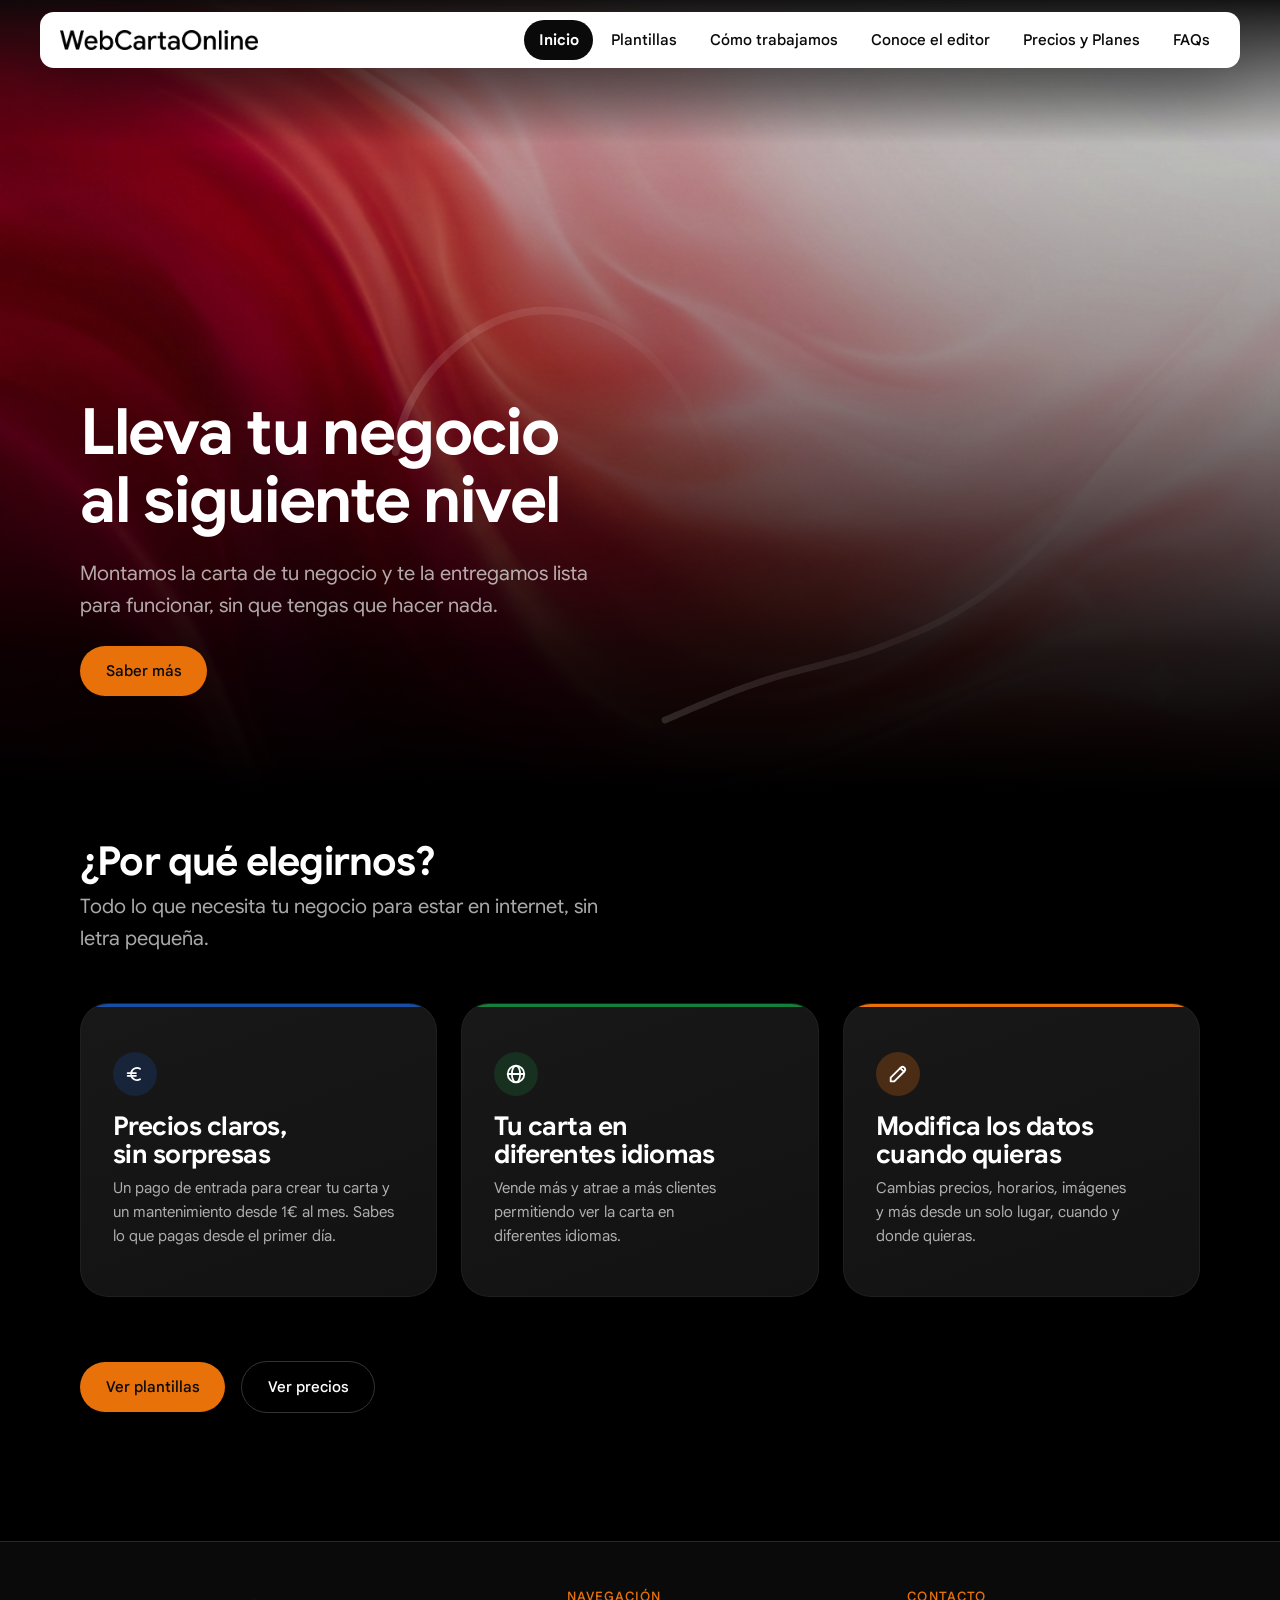
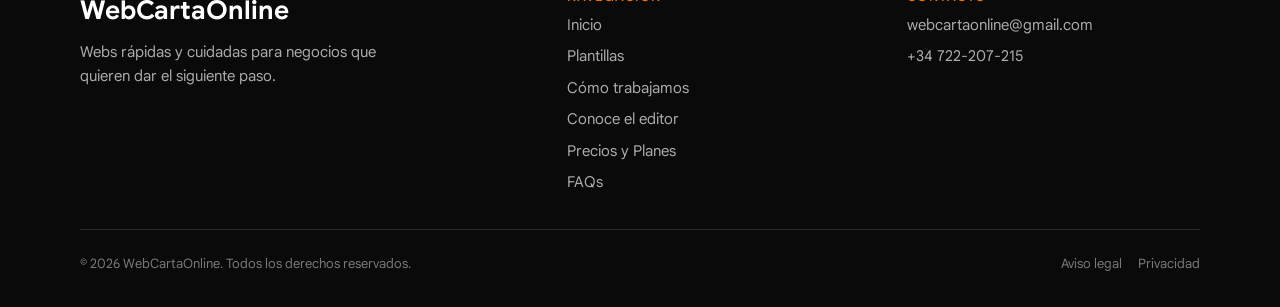
<file: index.html>
<!DOCTYPE html>
<html lang="es">

<head>
    <meta charset="UTF-8">
    <script src="js/redireccion.js?v=2026-11-02"></script>
    <meta name="viewport" content="width=device-width, initial-scale=1.0">

    <title>WebCartaOnline</title>
    <meta name="description" content="Lleva tu negocio al siguiente nivel creando una carta accesible en cualquier momento.">
    <meta name="theme-color" content="#0a0a0a">

    <!-- Favicon: .ico para compatibilidad amplia, .png para pantallas de alta densidad -->
    <link rel="icon" href="Recursos/img/Logo/favicon.ico?v=2026-11-02" sizes="32x32">
    <link rel="icon" href="Recursos/img/Logo/favicon.png?v=2026-11-02" type="image/png">
    <link rel="apple-touch-icon" href="Recursos/img/Logo/favicon.png?v=2026-11-02">

    <!-- Google Sans servida desde el propio dominio (sin peticiones a Google) -->
    <link rel="preload" href="Recursos/fonts/GoogleSans-Variable.woff2" as="font" type="font/woff2" crossorigin>

    <link rel="stylesheet" href="index.css?v=2026-11-02">

    <!-- Guardián de la animación de entrada: marca el documento antes de pintar
         para que no haya parpadeo. Si el navegador no soporta IntersectionObserver
         o se pide reducir el movimiento, no se marca y todo se ve desde el inicio. -->
    <script>
        if ("IntersectionObserver" in window &&
            !window.matchMedia("(prefers-reduced-motion: reduce)").matches) {
            document.documentElement.classList.add("js-reveal");
        }
    </script>

    <!-- Componentes compartidos (cabecera y pie). Van SIN defer para que las
         etiquetas <wco-header> y <wco-footer> se pinten junto con la página. -->
    <script src="js/components/site-data.js?v=2026-11-02"></script>
    <script src="js/components/atoms.js?v=2026-11-02"></script>
    <script src="js/components/molecules.js?v=2026-11-02"></script>
    <script src="js/components/organisms.js?v=2026-11-02"></script>

    <script src="js/navbar.js?v=2026-11-02" defer></script>
    <script src="js/reveal.js?v=2026-11-02" defer></script>
    <script src="js/background-lines.js?v=2026-11-02" defer></script>
    <script src="js/card-glow.js?v=2026-11-02" defer></script>
</head>

<body>

    <!-- Cabecera: skip-link + navbar + ventana de navegación móvil (js/components/organisms.js) -->
    <wco-header current="index.html"></wco-header>

    <main id="contenido">

        <!-- ===== Portada ============================================== -->
        <section class="hero">
            <img class="hero__media" src="Recursos/img/PortadaRecortada.png" alt="" fetchpriority="high">
            <div class="hero__veil"></div>

            <div class="hero__content container" data-reveal>
                <h1 class="hero__title">Lleva tu negocio al siguiente nivel</h1>
                <p class="hero__subtitle">
                    Montamos la carta de tu negocio y te la entregamos lista para funcionar, sin que tengas que hacer nada.
                </p>

                <a class="button button--primary" href="#por-que-elegirnos">Saber más</a>
            </div>
        </section>


<!--============= Ya confían en nosotros ===============================-->
<!--
        <section class="section" id="confian" aria-labelledby="confian-titulo">
            <div class="container section__header" data-reveal>
                <h2 class="section__title" id="confian-titulo">Ya confían en nosotros</h2>
                <p class="section__subtitle">
                    Negocios que ya trabajan con su carta hecha por nosotros.
                </p>
            </div>

            <div class="marquee">
                <div class="marquee__viewport scroller">
                    <ul class="marquee__track">
                        <li class="marquee__item">
                            <a class="marquee__card" href="https://webcartaonline.github.io/FusionCafe/"
                                target="_blank" rel="noopener noreferrer"
                                aria-label="Ver la carta de Fusión Café (se abre en una pestaña nueva)">
                                <img class="marquee__media" src="Recursos/img/FusionCafe/FusionCafeCartel.png"
                                    alt="Fusión Café" loading="lazy">
                            </a>
                        </li>
                        <li class="marquee__item">
                            <a class="marquee__card" href="https://webcartaonline.github.io/ElParkeLoungeBar/index.html"
                                target="_blank" rel="noopener noreferrer"
                                aria-label="Ver la carta de El Parke Lounge Bar (se abre en una pestaña nueva)">
                                <img class="marquee__media"
                                    src="Recursos/img/ParkeLoungueBar/cartelElParkeLoungeBar.png"
                                    alt="El Parke Lounge Bar" loading="lazy">
                            </a>
                        </li>
                        <li class="marquee__item">
                            <div class="marquee__card marquee__card--invite">FALTAS TÚ</div>
                        </li>
                    </ul>
                </div>
            </div>
        </section>
-->

        <!-- ===== Por qué elegirnos ==================================== -->
        <section class="section section--tight" id="por-que-elegirnos" aria-labelledby="elegirnos-titulo">
            <div class="container">
                <div class="section__header" data-reveal>
                    <h2 class="section__title" id="elegirnos-titulo">¿Por qué elegirnos?</h2>
                    <p class="section__subtitle">
                        Todo lo que necesita tu negocio para estar en internet, sin letra pequeña.
                    </p>
                </div>

                <div class="features">

                    <article class="feature feature--blue" data-reveal>
                        <span class="feature__icon">
                            <svg viewBox="0 0 24 24" fill="none" stroke="currentColor" stroke-width="2"
                                stroke-linecap="round" stroke-linejoin="round" aria-hidden="true" focusable="false">
                                <path d="M17.5 6.2A6.5 6.5 0 0 0 7.8 11" />
                                <path d="M7.8 13a6.5 6.5 0 0 0 9.7 4.8" />
                                <path d="M4 11h9" />
                                <path d="M4 14h9" />
                            </svg>
                        </span>
                        <h3 class="feature__title">Precios claros, sin sorpresas</h3>
                        <p class="feature__text">
                            Un pago de entrada para crear tu carta y un mantenimiento desde 1€ al mes.
                            Sabes lo que pagas desde el primer día.
                        </p>
                    </article>

                    <article class="feature feature--green" data-reveal>
                        <span class="feature__icon">
                            <svg viewBox="0 0 24 24" fill="none" stroke="currentColor" stroke-width="2"
                                stroke-linecap="round" stroke-linejoin="round" aria-hidden="true" focusable="false">
                                <circle cx="12" cy="12" r="9" />
                                <path d="M3 12h18" />
                                <ellipse cx="12" cy="12" rx="4.5" ry="9" />
                            </svg>
                        </span>
                        <h3 class="feature__title">Tu carta en diferentes idiomas</h3>
                        <p class="feature__text">
                            Vende más y atrae a más clientes permitiendo ver la carta en diferentes idiomas.
                        </p>
                    </article>

                    <article class="feature feature--orange" data-reveal>
                        <span class="feature__icon">
                            <svg viewBox="0 0 24 24" fill="none" stroke="currentColor" stroke-width="2"
                                stroke-linecap="round" stroke-linejoin="round" aria-hidden="true" focusable="false">
                                <path d="M4 20h4L19 9a2.83 2.83 0 0 0-4-4L4 16v4Z" />
                                <path d="m14.5 5.5 4 4" />
                            </svg>
                        </span>
                        <h3 class="feature__title">Modifica los datos cuando quieras</h3>
                        <p class="feature__text">
                            Cambias precios, horarios, imágenes y más desde un solo lugar, cuando y donde quieras.
                        </p>
                    </article>

                </div>

                <div class="button-row" data-reveal>
                    <a class="button button--primary" href="plantillas.html">Ver plantillas</a>
                    <a class="button button--ghost" href="precios.html">Ver precios</a>
                </div>
            </div>
        </section>

    </main>

    <!-- Pie (js/components/organisms.js) -->
    <wco-footer></wco-footer>

</body>

</html>
</file>
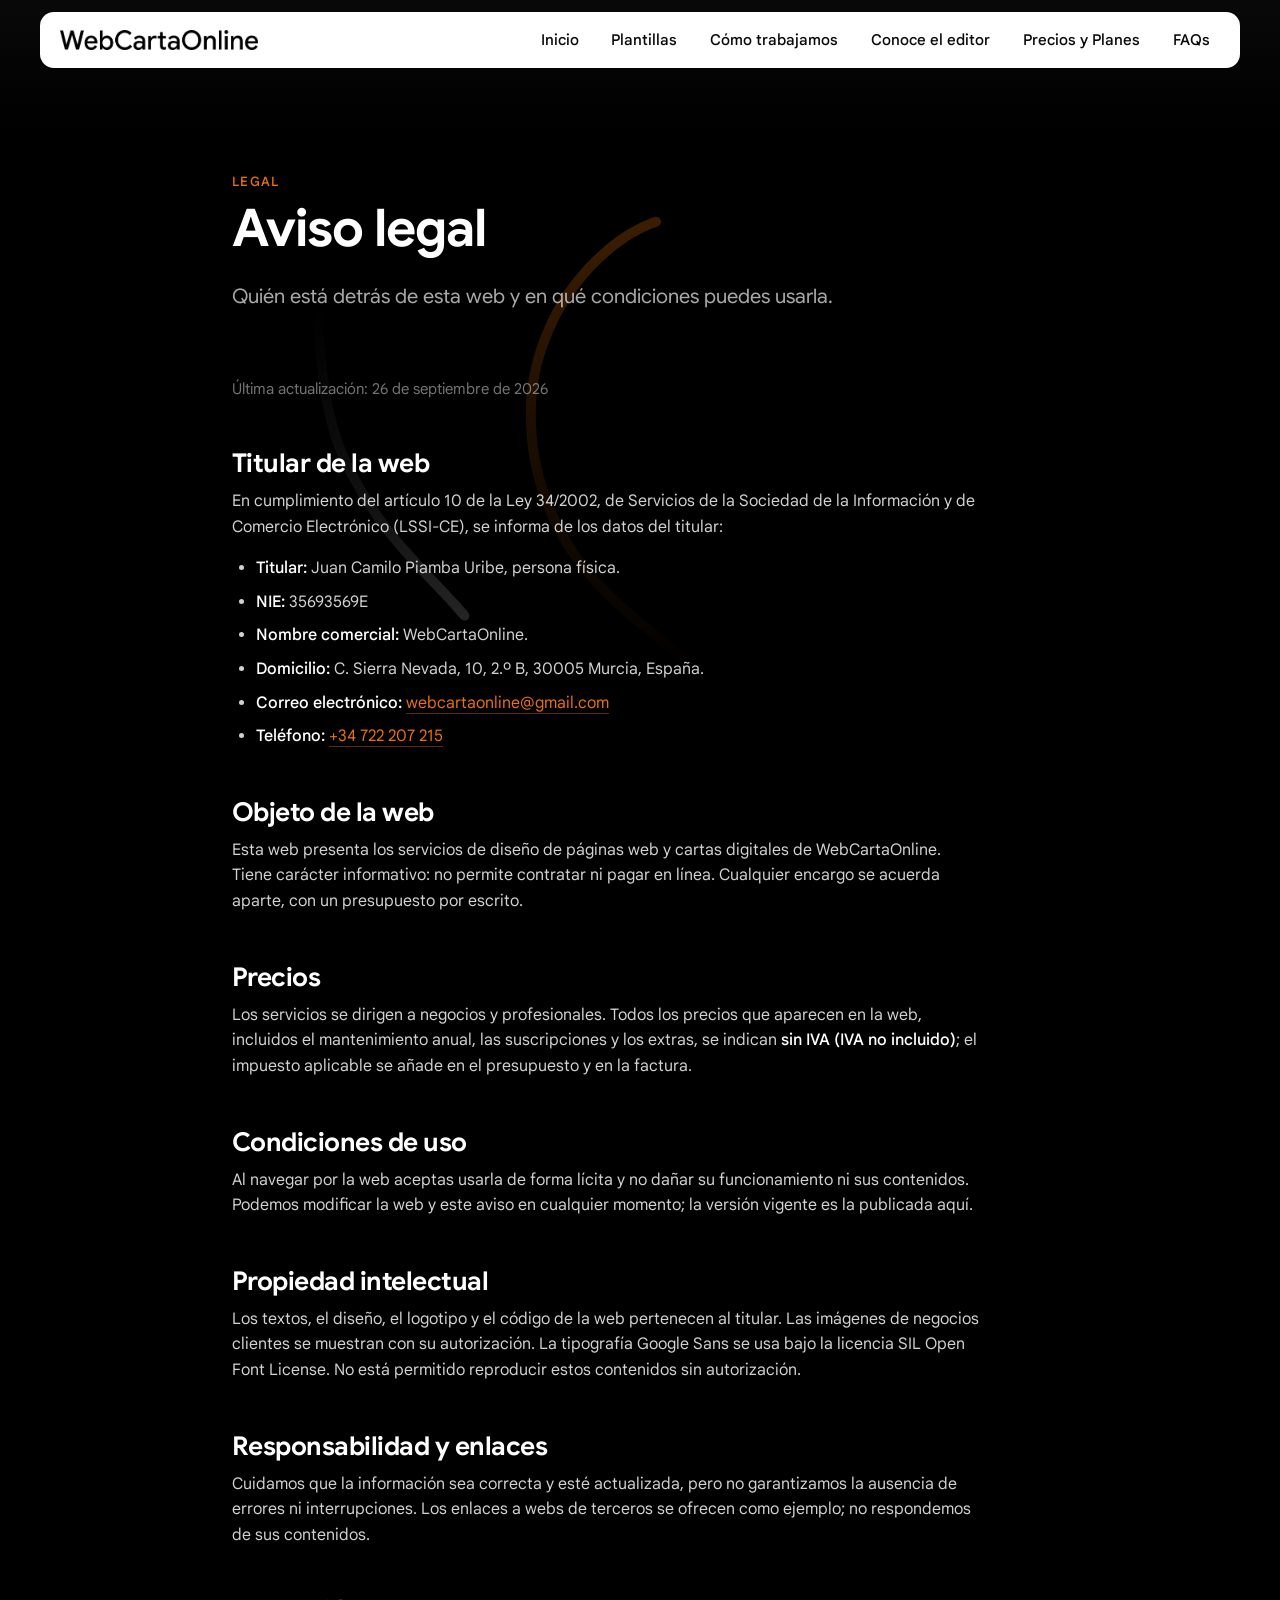
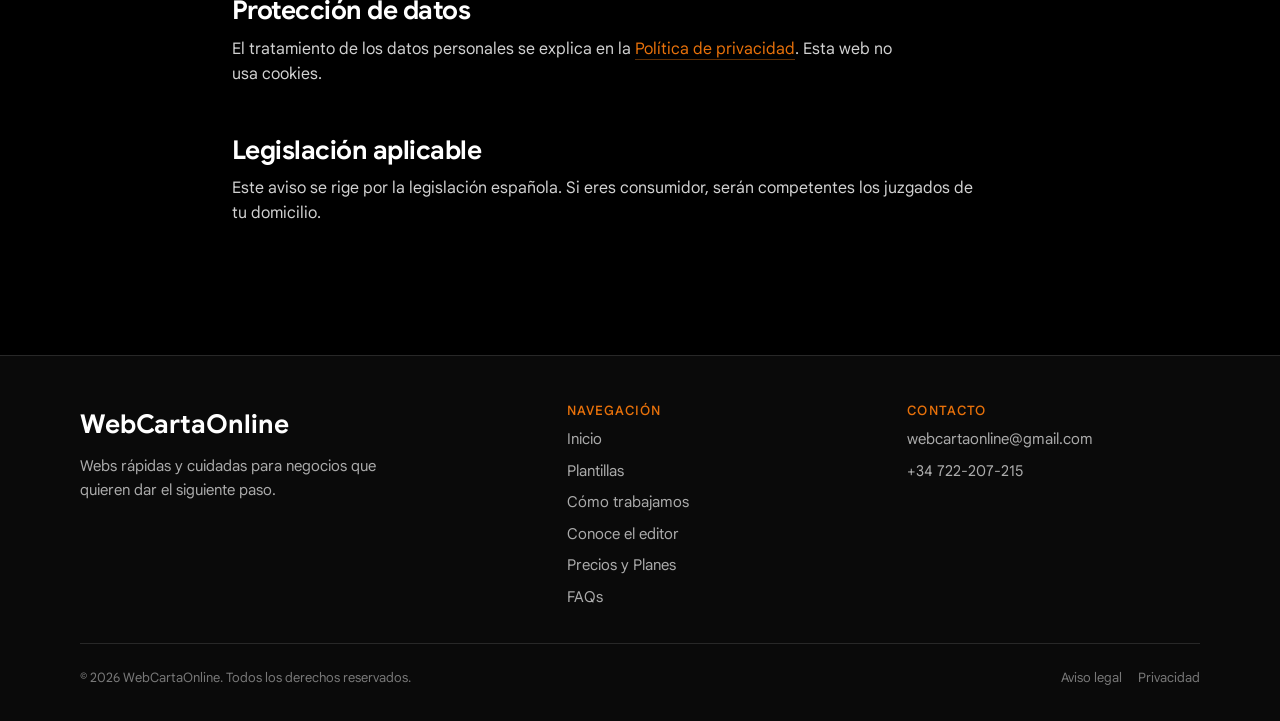
<file: aviso-legal.html>
<!DOCTYPE html>
<html lang="es">

<head>
    <meta charset="UTF-8">
    <script src="js/redireccion.js?v=2026-11-02"></script>
    <meta name="viewport" content="width=device-width, initial-scale=1.0">

    <title>Aviso legal — WebCartaOnline</title>
    <meta name="description" content="Datos del titular de WebCartaOnline y condiciones de uso de la web.">
    <meta name="theme-color" content="#0a0a0a">

    <!-- Favicon: .ico para compatibilidad amplia, .png para pantallas de alta densidad -->
    <link rel="icon" href="Recursos/img/Logo/favicon.ico?v=2026-11-02" sizes="32x32">
    <link rel="icon" href="Recursos/img/Logo/favicon.png?v=2026-11-02" type="image/png">
    <link rel="apple-touch-icon" href="Recursos/img/Logo/favicon.png?v=2026-11-02">

    <!-- Google Sans servida desde el propio dominio (sin peticiones a Google) -->
    <link rel="preload" href="Recursos/fonts/GoogleSans-Variable.woff2" as="font" type="font/woff2" crossorigin>

    <link rel="stylesheet" href="index.css?v=2026-11-02">

    <!-- Guardián de la animación de entrada: marca el documento antes de pintar
         para que no haya parpadeo. Si el navegador no soporta IntersectionObserver
         o se pide reducir el movimiento, no se marca y todo se ve desde el inicio. -->
    <script>
        if ("IntersectionObserver" in window &&
            !window.matchMedia("(prefers-reduced-motion: reduce)").matches) {
            document.documentElement.classList.add("js-reveal");
        }
    </script>

    <!-- Componentes compartidos (cabecera y pie). Van SIN defer para que las
         etiquetas <wco-header> y <wco-footer> se pinten junto con la página. -->
    <script src="js/components/site-data.js?v=2026-11-02"></script>
    <script src="js/components/atoms.js?v=2026-11-02"></script>
    <script src="js/components/molecules.js?v=2026-11-02"></script>
    <script src="js/components/organisms.js?v=2026-11-02"></script>

    <script src="js/navbar.js?v=2026-11-02" defer></script>
    <script src="js/reveal.js?v=2026-11-02" defer></script>
    <script src="js/background-lines.js?v=2026-11-02" defer></script>
    <script src="js/card-glow.js?v=2026-11-02" defer></script>
</head>

<body>

    <!-- Cabecera: skip-link + navbar + ventana de navegación móvil (js/components/organisms.js) -->
    <wco-header current="aviso-legal.html"></wco-header>

    <main id="contenido">

        <section class="section section--below-nav" aria-labelledby="aviso-titulo">
            <div class="container container--narrow">

                <div class="page-header">
                    <p class="page-header__eyebrow">Legal</p>
                    <h1 class="page-header__title" id="aviso-titulo">Aviso legal</h1>
                    <p class="page-header__lead">
                        Quién está detrás de esta web y en qué condiciones puedes usarla.
                    </p>
                </div>

                <div class="legal">
                    <p class="legal__updated">Última actualización: 26 de septiembre de 2026</p>

                    <h2>Titular de la web</h2>
                    <p>En cumplimiento del artículo 10 de la Ley 34/2002, de Servicios de la Sociedad de la Información y de Comercio Electrónico (LSSI-CE), se informa de los datos del titular:</p>
                    <ul>
                        <li><strong>Titular:</strong> Juan Camilo Piamba Uribe, persona física.</li>
                        <li><strong>NIE:</strong> 35693569E</li>
                        <li><strong>Nombre comercial:</strong> WebCartaOnline.</li>
                        <li><strong>Domicilio:</strong> C. Sierra Nevada, 10, 2.º B, 30005 Murcia, España.</li>
                        <li><strong>Correo electrónico:</strong> <a href="mailto:webcartaonline@gmail.com">webcartaonline@gmail.com</a></li>
                        <li><strong>Teléfono:</strong> <a href="tel:+34722207215">+34 722 207 215</a></li>
                    </ul>

                    <h2>Objeto de la web</h2>
                    <p>Esta web presenta los servicios de diseño de páginas web y cartas digitales de WebCartaOnline. Tiene carácter informativo: no permite contratar ni pagar en línea. Cualquier encargo se acuerda aparte, con un presupuesto por escrito.</p>

                    <h2>Precios</h2>
                    <p>Los servicios se dirigen a negocios y profesionales. Todos los precios que aparecen en la web, incluidos el mantenimiento anual, las suscripciones y los extras, se indican <strong>sin IVA (IVA no incluido)</strong>; el impuesto aplicable se añade en el presupuesto y en la factura.</p>

                    <h2>Condiciones de uso</h2>
                    <p>Al navegar por la web aceptas usarla de forma lícita y no dañar su funcionamiento ni sus contenidos. Podemos modificar la web y este aviso en cualquier momento; la versión vigente es la publicada aquí.</p>

                    <h2>Propiedad intelectual</h2>
                    <p>Los textos, el diseño, el logotipo y el código de la web pertenecen al titular. Las imágenes de negocios clientes se muestran con su autorización. La tipografía Google Sans se usa bajo la licencia SIL Open Font License. No está permitido reproducir estos contenidos sin autorización.</p>

                    <h2>Responsabilidad y enlaces</h2>
                    <p>Cuidamos que la información sea correcta y esté actualizada, pero no garantizamos la ausencia de errores ni interrupciones. Los enlaces a webs de terceros se ofrecen como ejemplo; no respondemos de sus contenidos.</p>

                    <h2>Protección de datos</h2>
                    <p>El tratamiento de los datos personales se explica en la <a href="privacidad.html">Política de privacidad</a>. Esta web no usa cookies.</p>

                    <h2>Legislación aplicable</h2>
                    <p>Este aviso se rige por la legislación española. Si eres consumidor, serán competentes los juzgados de tu domicilio.</p>
                </div>

            </div>
        </section>

    </main>

    <!-- Pie (js/components/organisms.js) -->
    <wco-footer></wco-footer>

</body>

</html>
</file>
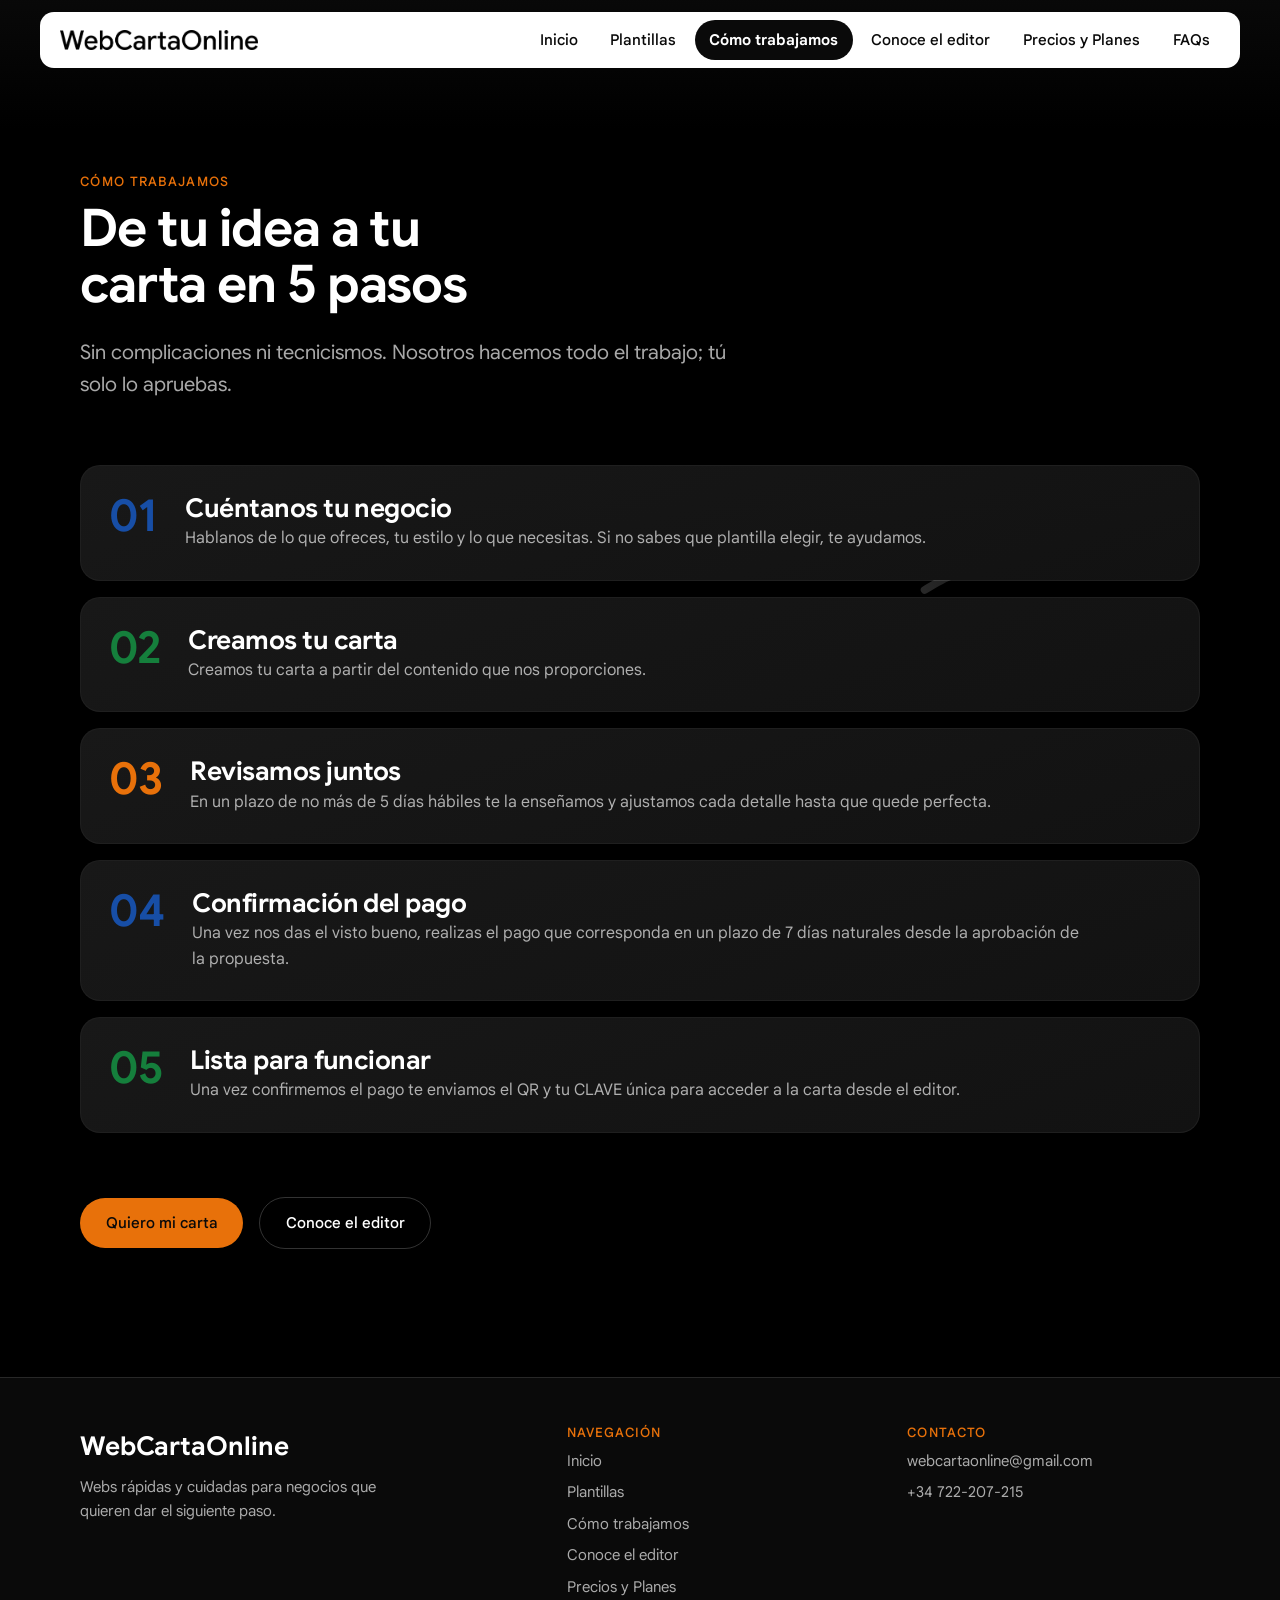
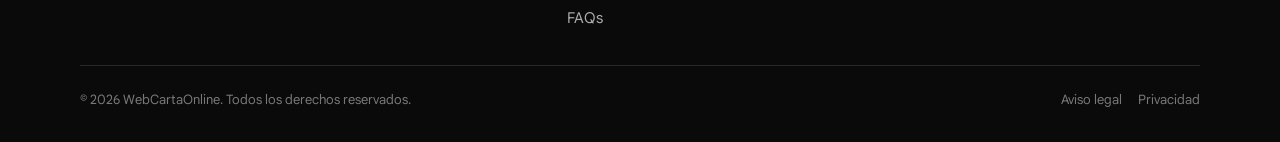
<file: como-trabajamos.html>
<!DOCTYPE html>
<html lang="es">

<head>
    <meta charset="UTF-8">
    <script src="js/redireccion.js?v=2026-11-02"></script>
    <meta name="viewport" content="width=device-width, initial-scale=1.0">

    <title>Cómo trabajamos — WebCartaOnline</title>
    <meta name="description" content="De tu idea a tu web en 5 pasos. Sin complicaciones ni tecnicismos: nosotros hacemos el trabajo y tú solo lo apruebas.">
    <meta name="theme-color" content="#0a0a0a">

    <!-- Favicon: .ico para compatibilidad amplia, .png para pantallas de alta densidad -->
    <link rel="icon" href="Recursos/img/Logo/favicon.ico?v=2026-11-02" sizes="32x32">
    <link rel="icon" href="Recursos/img/Logo/favicon.png?v=2026-11-02" type="image/png">
    <link rel="apple-touch-icon" href="Recursos/img/Logo/favicon.png?v=2026-11-02">

    <!-- Google Sans servida desde el propio dominio (sin peticiones a Google) -->
    <link rel="preload" href="Recursos/fonts/GoogleSans-Variable.woff2" as="font" type="font/woff2" crossorigin>

    <link rel="stylesheet" href="index.css?v=2026-11-02">

    <!-- Guardián de la animación de entrada: marca el documento antes de pintar
         para que no haya parpadeo. Si el navegador no soporta IntersectionObserver
         o se pide reducir el movimiento, no se marca y todo se ve desde el inicio. -->
    <script>
        if ("IntersectionObserver" in window &&
            !window.matchMedia("(prefers-reduced-motion: reduce)").matches) {
            document.documentElement.classList.add("js-reveal");
        }
    </script>

    <!-- Componentes compartidos (cabecera y pie). Van SIN defer para que las
         etiquetas <wco-header> y <wco-footer> se pinten junto con la página. -->
    <script src="js/components/site-data.js?v=2026-11-02"></script>
    <script src="js/components/atoms.js?v=2026-11-02"></script>
    <script src="js/components/molecules.js?v=2026-11-02"></script>
    <script src="js/components/organisms.js?v=2026-11-02"></script>

    <script src="js/navbar.js?v=2026-11-02" defer></script>
    <script src="js/reveal.js?v=2026-11-02" defer></script>
    <script src="js/background-lines.js?v=2026-11-02" defer></script>
    <script src="js/card-glow.js?v=2026-11-02" defer></script>
</head>

<body>

    <!-- Cabecera: skip-link + navbar + ventana de navegación móvil (js/components/organisms.js) -->
    <wco-header current="como-trabajamos.html"></wco-header>

    <main id="contenido">

        <section class="section section--below-nav" aria-labelledby="proceso-titulo">
            <div class="container">

                <div class="page-header" data-reveal>
                    <p class="page-header__eyebrow">Cómo trabajamos</p>
                    <h1 class="page-header__title" id="proceso-titulo">De tu idea a tu carta en 5 pasos</h1>
                    <p class="page-header__lead">
                        Sin complicaciones ni tecnicismos. Nosotros hacemos todo el trabajo; tú solo lo apruebas.
                    </p>
                </div>

                <ol class="steps">

                    <li class="step step--blue" data-reveal>
                        <span class="step__number" aria-hidden="true">01</span>
                        <div>
                            <h2 class="step__title">Cuéntanos tu negocio</h2>
                            <p class="step__text">
                                Hablanos de lo que ofreces, tu estilo y lo que necesitas. Si no sabes que plantilla elegir, te ayudamos.
                            </p>
                        </div>
                    </li>

                    <li class="step step--green" data-reveal>
                        <span class="step__number" aria-hidden="true">02</span>
                        <div>
                            <h2 class="step__title">Creamos tu carta</h2>
                            <p class="step__text">
                                Creamos tu carta a partir del contenido que nos proporciones.
                            </p>
                        </div>
                    </li>

                    <li class="step step--orange" data-reveal>
                        <span class="step__number" aria-hidden="true">03</span>
                        <div>
                            <h2 class="step__title">Revisamos juntos</h2>
                            <p class="step__text">
                                En un plazo de no más de 5 días hábiles te la enseñamos y ajustamos cada detalle hasta que quede perfecta.
                            </p>
                        </div>
                    </li>

                    <li class="step step--blue" data-reveal>
                        <span class="step__number" aria-hidden="true">04</span>
                        <div>
                            <h2 class="step__title">Confirmación del pago</h2>
                            <p class="step__text">
                                Una vez nos das el visto bueno, realizas el pago que corresponda en un plazo de 7 días naturales desde la aprobación de la propuesta.
                            </p>
                        </div>
                    </li>

                    <li class="step step--green" data-reveal>
                        <span class="step__number" aria-hidden="true">05</span>
                        <div>
                            <h2 class="step__title">Lista para funcionar</h2>
                            <p class="step__text">
                                Una vez confirmemos el pago te enviamos el QR y tu CLAVE única para acceder a la carta desde el editor.
                            </p>
                        </div>
                    </li>

                </ol>

                <div class="button-row" data-reveal>
                    <a class="button button--primary" href="precios.html">Quiero mi carta</a>
                    <a class="button button--ghost" href="conoce-el-editor.html">Conoce el editor</a>
                </div>

            </div>
        </section>

    </main>

    <!-- Pie (js/components/organisms.js) -->
    <wco-footer></wco-footer>

</body>

</html>
</file>
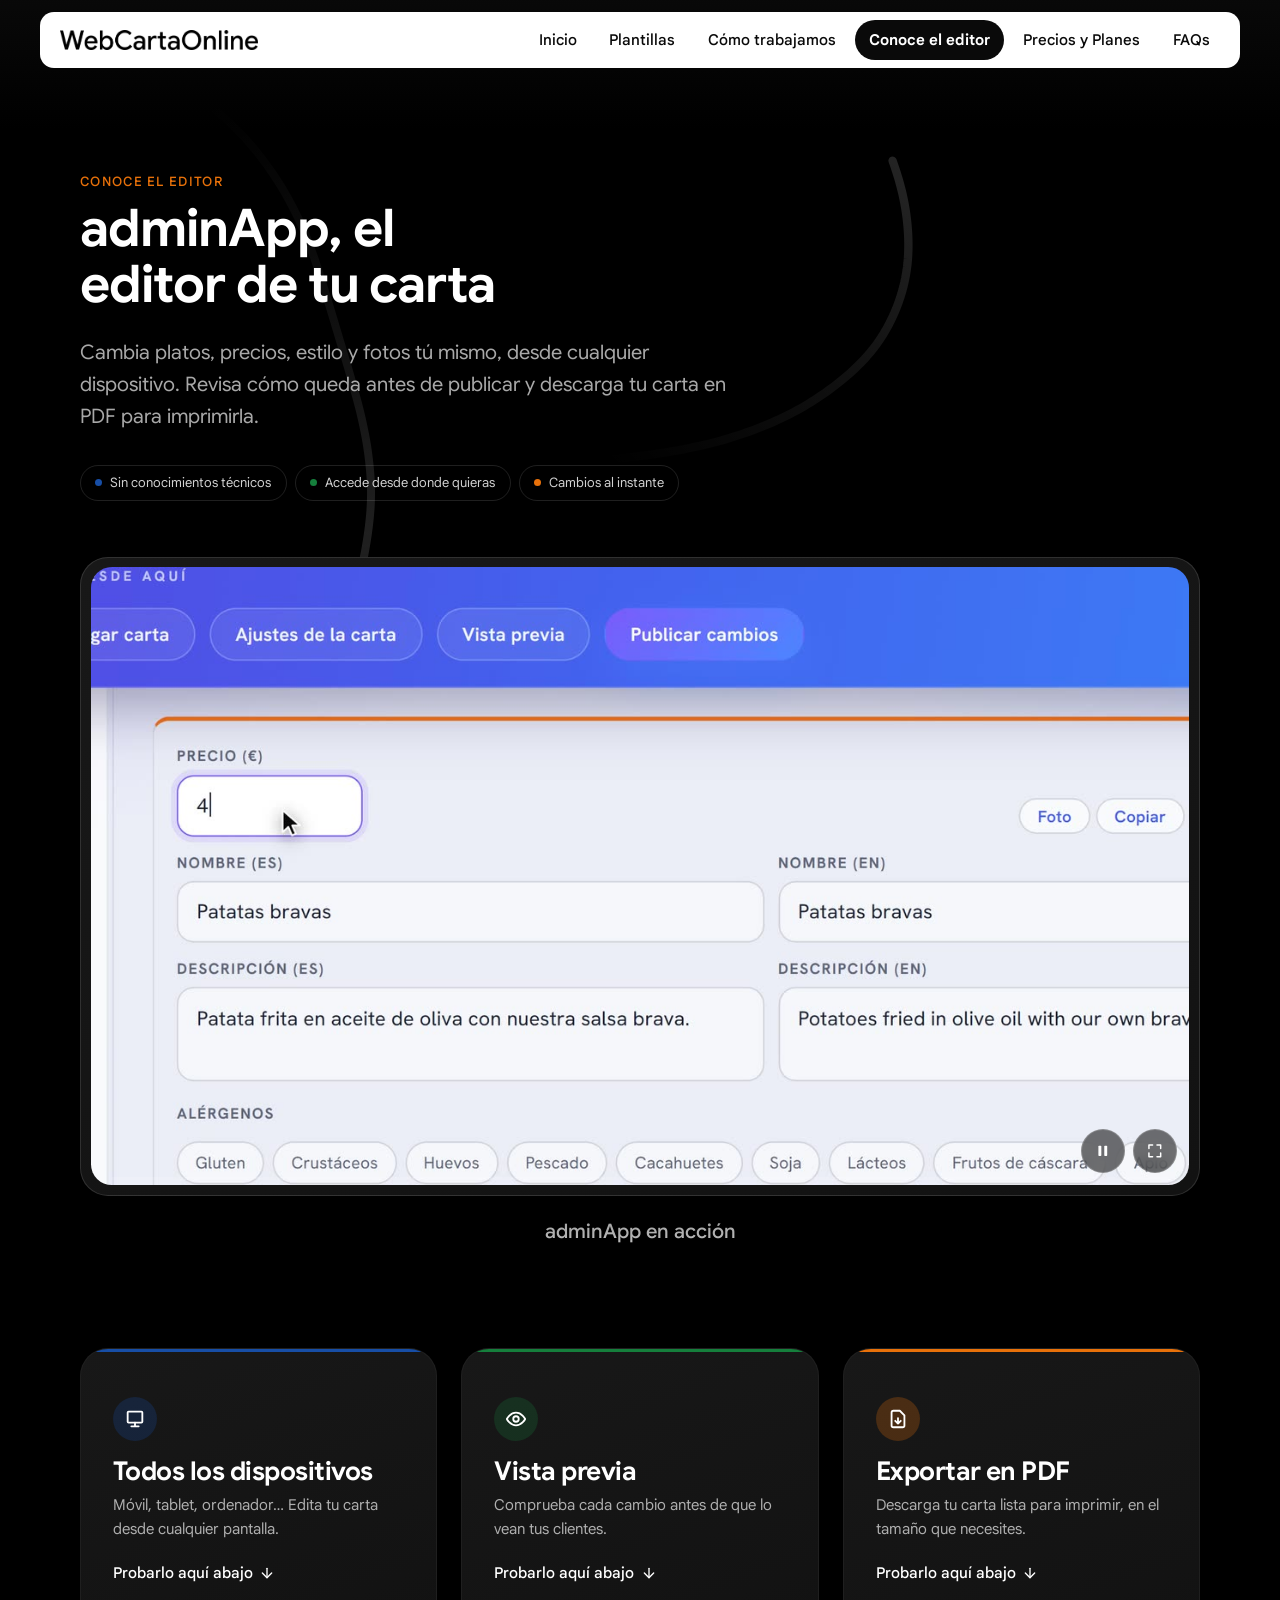
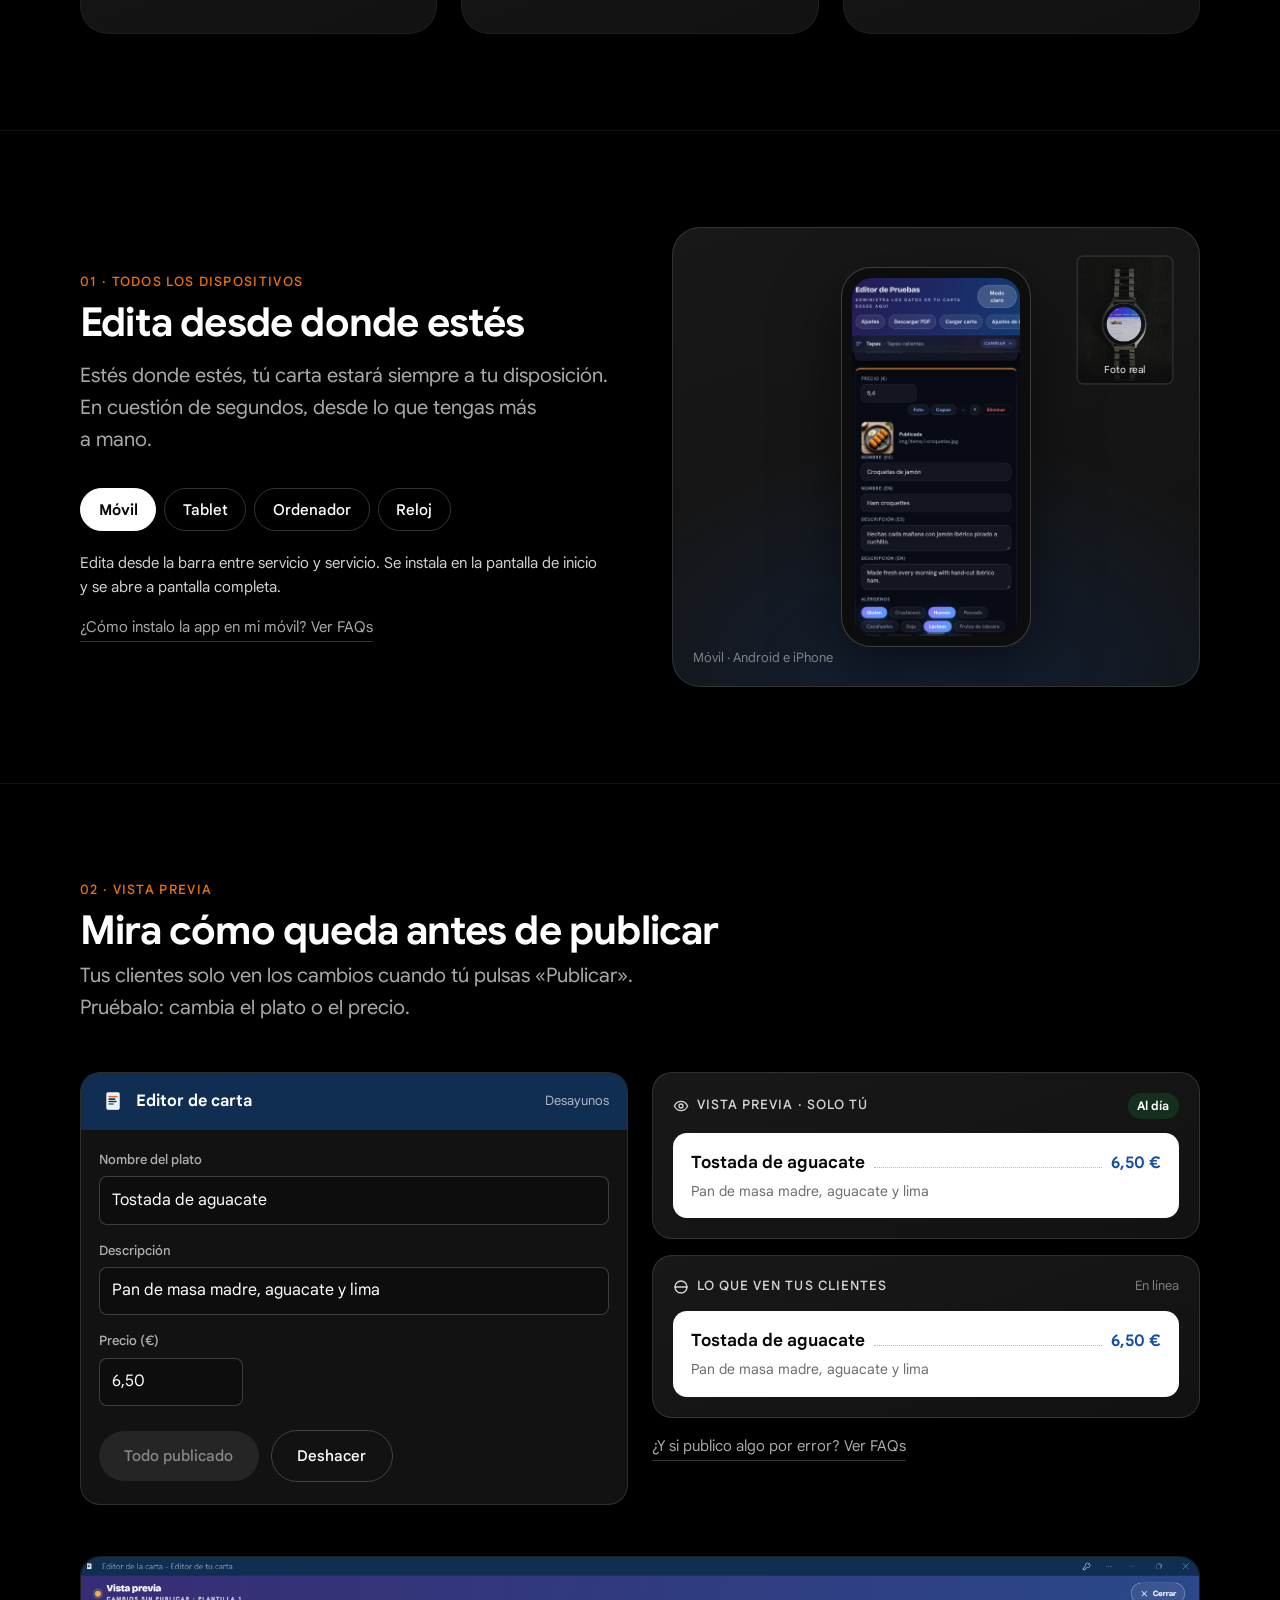
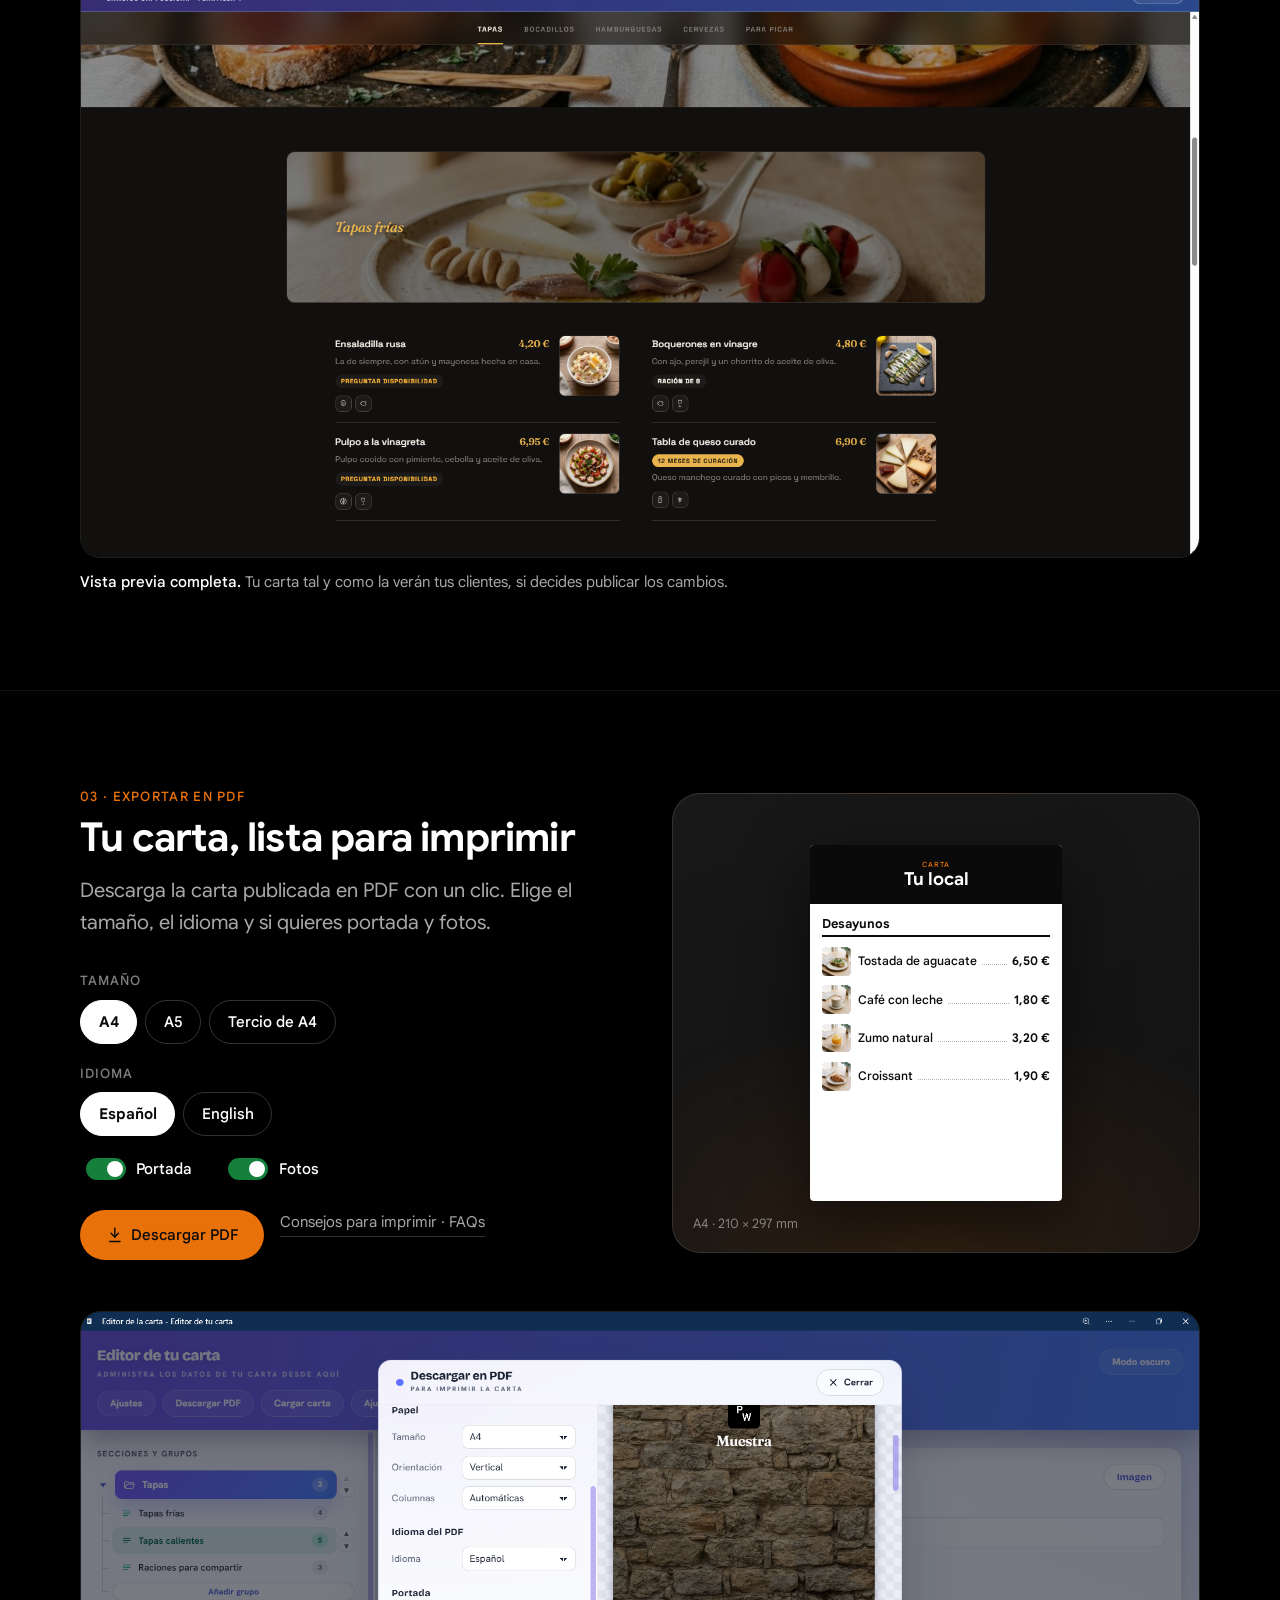
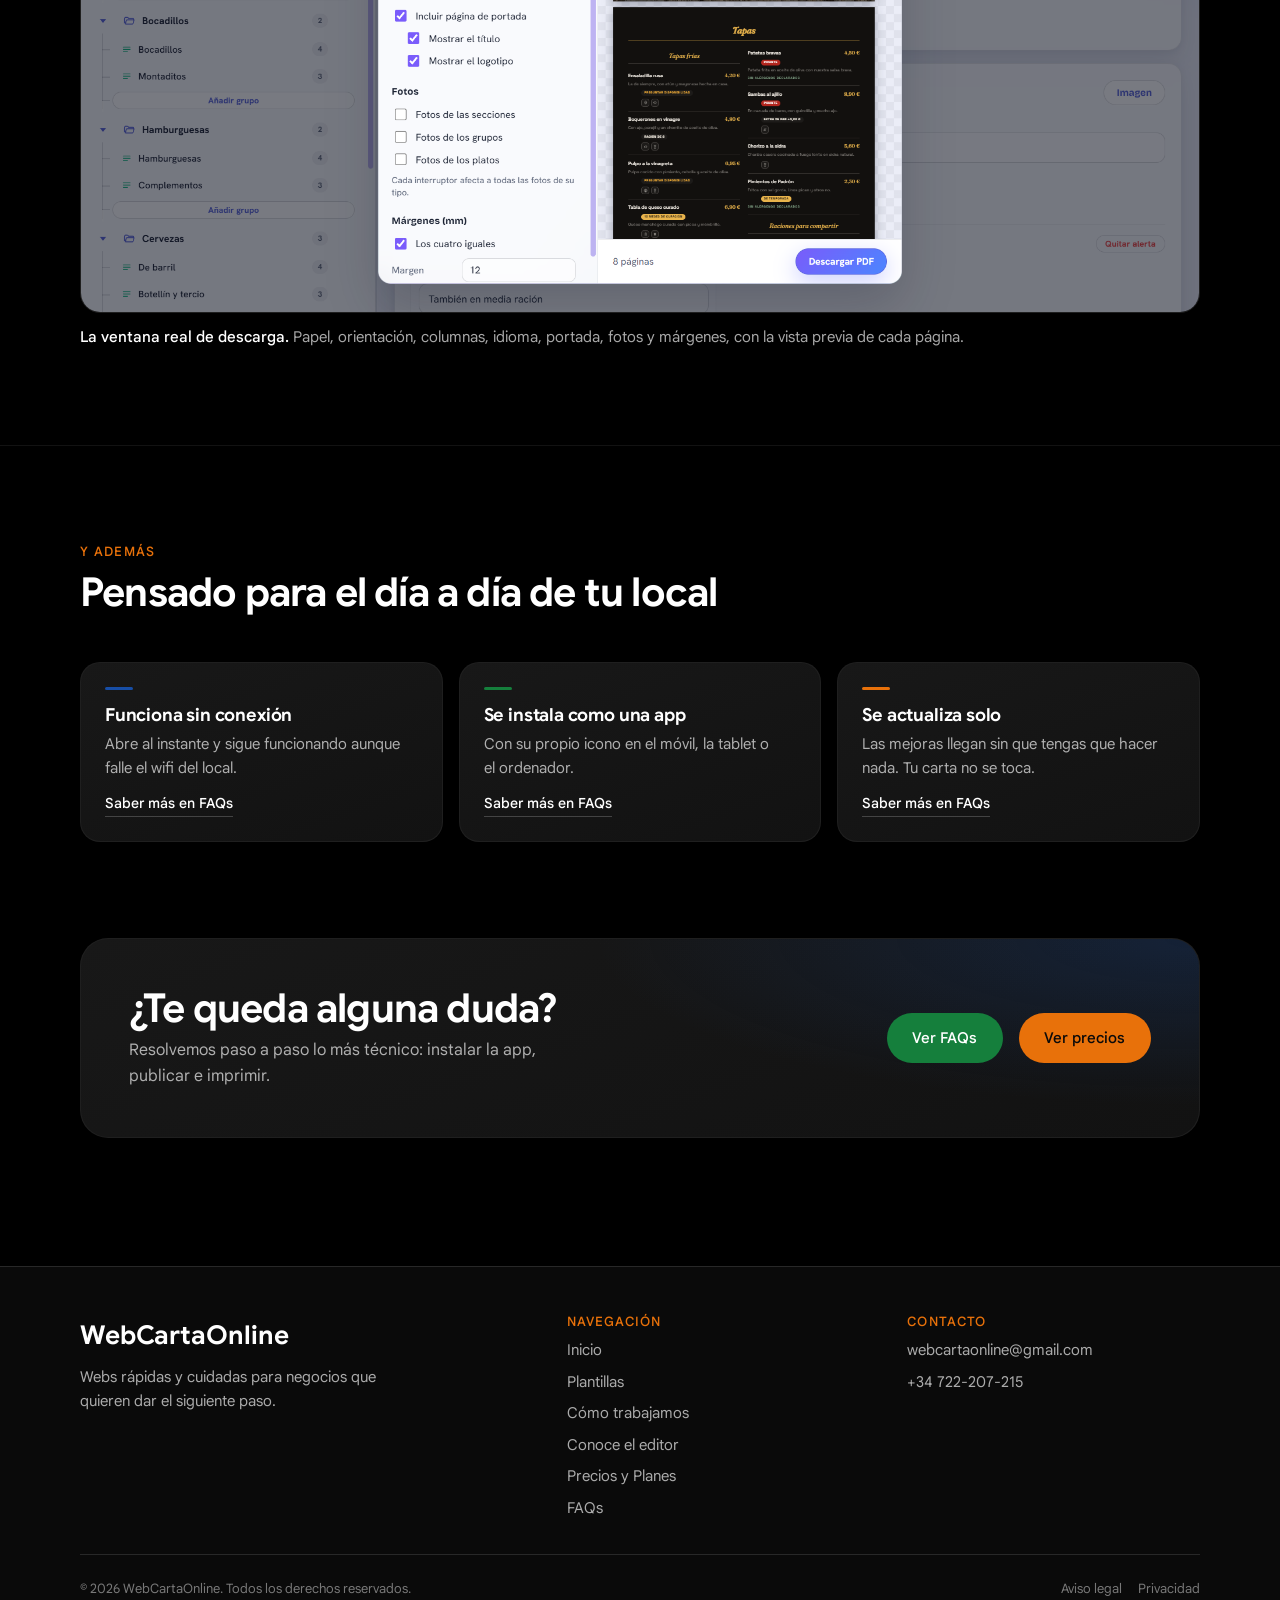
<file: conoce-el-editor.html>
<!DOCTYPE html>
<html lang="es">

<head>
    <meta charset="UTF-8">
    <script src="js/redireccion.js?v=2026-11-02"></script>
    <meta name="viewport" content="width=device-width, initial-scale=1.0">

    <title>Conoce el editor — WebCartaOnline</title>
    <meta name="description" content="adminApp, el editor de tu carta: cambia platos, precios, fotos... Desde cualquier dispositivo y cuando quieras. Revisa cómo queda antes de publicar.">
    <meta name="theme-color" content="#0a0a0a">

    <!-- Favicon: .ico para compatibilidad amplia, .png para pantallas de alta densidad -->
    <link rel="icon" href="Recursos/img/Logo/favicon.ico?v=2026-11-02" sizes="32x32">
    <link rel="icon" href="Recursos/img/Logo/favicon.png?v=2026-11-02" type="image/png">
    <link rel="apple-touch-icon" href="Recursos/img/Logo/favicon.png?v=2026-11-02">

    <!-- Google Sans servida desde el propio dominio (sin peticiones a Google) -->
    <link rel="preload" href="Recursos/fonts/GoogleSans-Variable.woff2" as="font" type="font/woff2" crossorigin>

    <link rel="stylesheet" href="index.css?v=2026-11-02">

    <!-- Guardián de la animación de entrada: marca el documento antes de pintar
         para que no haya parpadeo. Si el navegador no soporta IntersectionObserver
         o se pide reducir el movimiento, no se marca y todo se ve desde el inicio. -->
    <script>
        if ("IntersectionObserver" in window &&
            !window.matchMedia("(prefers-reduced-motion: reduce)").matches) {
            document.documentElement.classList.add("js-reveal");
        }
    </script>

    <!-- Componentes compartidos (cabecera y pie). Van SIN defer para que las
         etiquetas <wco-header> y <wco-footer> se pinten junto con la página. -->
    <script src="js/components/site-data.js?v=2026-11-02"></script>
    <script src="js/components/atoms.js?v=2026-11-02"></script>
    <script src="js/components/molecules.js?v=2026-11-02"></script>
    <script src="js/components/organisms.js?v=2026-11-02"></script>

    <script src="js/navbar.js?v=2026-11-02" defer></script>
    <script src="js/reveal.js?v=2026-11-02" defer></script>
    <script src="js/background-lines.js?v=2026-11-02" defer></script>
    <script src="js/card-glow.js?v=2026-11-02" defer></script>
    <script src="js/tools-demo.js?v=2026-11-02" defer></script>
    <script src="js/editor-video.js?v=2026-11-02" defer></script>
</head>

<body>

    <!-- Cabecera: skip-link + navbar + ventana de navegación móvil (js/components/organisms.js) -->
    <wco-header current="conoce-el-editor.html"></wco-header>

    <main id="contenido">

        <!-- ===== Cabecera ============================================== -->
        <section class="section section--below-nav tools-header" aria-labelledby="herramientas-titulo">
            <div class="container">

                <div class="page-header" data-reveal>
                    <p class="page-header__eyebrow">Conoce el editor</p>
                    <h1 class="page-header__title" id="herramientas-titulo">adminApp, el editor de tu carta</h1>
                    <p class="page-header__lead">
                        Cambia platos, precios, estilo y fotos tú mismo, desde cualquier dispositivo. Revisa cómo queda
                        antes de publicar y descarga tu carta en PDF para imprimirla.
                    </p>
                    <ul class="chips">
                        <li class="chip">Sin conocimientos técnicos</li>
                        <li class="chip chip--green">Accede desde donde quieras</li>
                        <li class="chip chip--orange">Cambios al instante</li>
                    </ul>
                </div>

                <!-- Vídeo «adminApp en acción» (animación de Claude Design renderizada a MP4).
                     Los subtítulos van fuera del vídeo, en HTML, para que se lean bien en el
                     móvil; js/editor-video.js los sincroniza y controla la reproducción. -->
                <figure class="editor-video" data-reveal data-editor-video>
                    <div class="editor-video__frame">
                        <video class="editor-video__media" muted loop playsinline preload="metadata"
                            width="1920" height="1080" poster="Recursos/img/adminApp/video/poster.jpg"
                            aria-describedby="video-descripcion" data-video>
                            <source src="Recursos/img/adminApp/video/adminapp-en-accion-720.mp4" type="video/mp4"
                                media="(max-width: 48rem)">
                            <source src="Recursos/img/adminApp/video/adminapp-en-accion-1080.mp4" type="video/mp4">
                        </video>

                        <div class="editor-video__controls">
                            <button class="editor-video__button" type="button" aria-label="Reproducir vídeo"
                                data-video-toggle>
                                <svg class="editor-video__icon-play" viewBox="0 0 24 24" fill="currentColor"
                                    aria-hidden="true">
                                    <path d="M8 5.5v13a1 1 0 0 0 1.5.86l10.5-6.5a1 1 0 0 0 0-1.72L9.5 4.64A1 1 0 0 0 8 5.5Z" />
                                </svg>
                                <svg class="editor-video__icon-pause" viewBox="0 0 24 24" fill="currentColor"
                                    aria-hidden="true">
                                    <rect x="6" y="5" width="4" height="14" rx="1" />
                                    <rect x="14" y="5" width="4" height="14" rx="1" />
                                </svg>
                            </button>
                            <button class="editor-video__button" type="button" aria-label="Ver a pantalla completa"
                                data-video-fullscreen hidden>
                                <svg viewBox="0 0 24 24" fill="none" stroke="currentColor" stroke-width="2"
                                    stroke-linecap="round" stroke-linejoin="round" aria-hidden="true">
                                    <path d="M4 9V4h5M20 9V4h-5M4 15v5h5M20 15v5h-5" />
                                </svg>
                            </button>
                        </div>

                        <span class="editor-video__progress" aria-hidden="true"><span data-video-progress></span></span>
                    </div>

                    <figcaption class="editor-video__caption">
                        <span class="editor-video__step" aria-hidden="true" data-video-step></span>
                        <span data-video-caption>adminApp en acción</span>
                    </figcaption>

                    <!-- Subtítulos: [desde, hasta, texto, paso, color] (segundos de las escenas) -->
                    <script type="application/json" data-video-captions>
                        [
                            [3.5, 6.5, "Cambias en adminApp. Se ve en tu carta."],
                            [6.5, 10, "Carga tu carta", "1", "blue"],
                            [10, 12.5, "Elige sección y grupo", "2", "green"],
                            [12.5, 16, "Cambia un precio", "3", "orange"],
                            [16, 20.5, "Añade un plato nuevo", "4", "blue"],
                            [20.5, 24.9, "Con sus alérgenos y su foto"],
                            [24.9, 27.4, "Publica", "5", "green"],
                            [27.4, 32, "¡Y al instante, en tu carta!"],
                            [32, 34.6, "Modo claro u oscuro, como prefieras"],
                            [34.6, 38.8, "Y mucho más para el día a día"],
                            [38.8, 42.4, "Un solo editor para todas las plantillas"]
                        ]
                    </script>

                    <p class="visually-hidden" id="video-descripcion">
                        Vídeo sin sonido: en adminApp se carga la carta, se elige el grupo Tapas calientes, se cambia
                        el precio de las patatas bravas, se añade un pincho de tortilla con sus alérgenos y su foto y
                        se publica. Al momento, la carta del móvil muestra el precio nuevo y el plato nuevo. Después,
                        el editor pasa a modo oscuro, se repasan la vista previa, el PDF, los ajustes, los idiomas y
                        los dispositivos, y se ven las dos plantillas de carta.
                    </p>
                </figure>

            </div>
        </section>

        <!-- ===== De un vistazo ========================================= -->
        <section class="section section--flush" aria-label="De un vistazo">
            <div class="container">
                <ul class="features">

                    <li data-reveal>
                        <a class="feature feature--blue feature--link" href="#dispositivos">
                            <span class="feature__icon" aria-hidden="true">
                                <svg viewBox="0 0 24 24" fill="none" stroke="currentColor" stroke-width="2"
                                    stroke-linecap="round" stroke-linejoin="round">
                                    <path d="M5 4h14a1 1 0 0 1 1 1v10a1 1 0 0 1-1 1H5a1 1 0 0 1-1-1V5a1 1 0 0 1 1-1Z" />
                                    <path d="M8 20h8M12 16v4" />
                                </svg>
                            </span>
                            <h2 class="feature__title">Todos los dispositivos</h2>
                            <p class="feature__text">Móvil, tablet, ordenador… Edita tu carta desde cualquier pantalla.</p>
                            <span class="feature__more">Probarlo aquí abajo
                                <svg viewBox="0 0 24 24" fill="none" stroke="currentColor" stroke-width="2"
                                    stroke-linecap="round" stroke-linejoin="round" aria-hidden="true">
                                    <path d="M12 5v14" />
                                    <path d="m19 12-7 7-7-7" />
                                </svg>
                            </span>
                        </a>
                    </li>

                    <li data-reveal>
                        <a class="feature feature--green feature--link" href="#vista-previa">
                            <span class="feature__icon" aria-hidden="true">
                                <svg viewBox="0 0 24 24" fill="none" stroke="currentColor" stroke-width="2"
                                    stroke-linecap="round" stroke-linejoin="round">
                                    <path d="M2 12s3.5-7 10-7 10 7 10 7-3.5 7-10 7-10-7-10-7Z" />
                                    <path d="M12 15a3 3 0 1 0 0-6 3 3 0 0 0 0 6Z" />
                                </svg>
                            </span>
                            <h2 class="feature__title">Vista previa</h2>
                            <p class="feature__text">Comprueba cada cambio antes de que lo vean tus clientes.</p>
                            <span class="feature__more">Probarlo aquí abajo
                                <svg viewBox="0 0 24 24" fill="none" stroke="currentColor" stroke-width="2"
                                    stroke-linecap="round" stroke-linejoin="round" aria-hidden="true">
                                    <path d="M12 5v14" />
                                    <path d="m19 12-7 7-7-7" />
                                </svg>
                            </span>
                        </a>
                    </li>

                    <li data-reveal>
                        <a class="feature feature--orange feature--link" href="#pdf">
                            <span class="feature__icon" aria-hidden="true">
                                <svg viewBox="0 0 24 24" fill="none" stroke="currentColor" stroke-width="2"
                                    stroke-linecap="round" stroke-linejoin="round">
                                    <path d="M14 3H7a2 2 0 0 0-2 2v14a2 2 0 0 0 2 2h10a2 2 0 0 0 2-2V8l-5-5Z" />
                                    <path d="M12 11v6m-3-3 3 3 3-3" />
                                </svg>
                            </span>
                            <h2 class="feature__title">Exportar en PDF</h2>
                            <p class="feature__text">Descarga tu carta lista para imprimir, en el tamaño que necesites.</p>
                            <span class="feature__more">Probarlo aquí abajo
                                <svg viewBox="0 0 24 24" fill="none" stroke="currentColor" stroke-width="2"
                                    stroke-linecap="round" stroke-linejoin="round" aria-hidden="true">
                                    <path d="M12 5v14" />
                                    <path d="m19 12-7 7-7-7" />
                                </svg>
                            </span>
                        </a>
                    </li>

                </ul>
            </div>
        </section>

        <!-- ===== 01 · Dispositivos ===================================== -->
        <section class="section section--divided" id="dispositivos" aria-labelledby="dispositivos-titulo">
            <div class="container split device-demo" data-device-demo data-device="movil">

                <div data-reveal>
                    <p class="eyebrow">01 · Todos los dispositivos</p>
                    <h2 class="section__title" id="dispositivos-titulo">Edita desde donde estés</h2>
                    <p class="split__lead">
                        Estés donde estés, tú carta estará siempre a tu disposición. En cuestión de segundos, desde lo que tengas más a mano.
                    </p>

                    <div class="pills" role="tablist" aria-label="Elige un dispositivo">
                        <button class="pill" type="button" role="tab" aria-selected="true" data-device-pick="movil">Móvil</button>
                        <button class="pill" type="button" role="tab" aria-selected="false" data-device-pick="tablet">Tablet</button>
                        <button class="pill" type="button" role="tab" aria-selected="false" data-device-pick="ordenador">Ordenador</button>
                        <button class="pill" type="button" role="tab" aria-selected="false" data-device-pick="reloj">Reloj</button>
                    </div>

                    <p class="device-demo__text" data-device-text>
                        Edita desde la barra entre servicio y servicio. Se instala en la pantalla de inicio y se
                        abre a pantalla completa.
                    </p>
                    <a class="text-link" href="faqs.html#instalar">¿Cómo instalo la app en mi móvil? Ver FAQs</a>
                </div>

                <div class="stage" data-reveal>
                    <div class="device-frame">
                        <div class="device-screen" role="img" data-device-screen
                            aria-label="El editor adminApp en un móvil"></div>
                    </div>
                    <figure class="watch-photo">
                        <img src="Recursos/img/adminApp/reloj.jpeg" alt="adminApp abierto en un reloj inteligente"
                            loading="lazy">
                        <figcaption>Foto real</figcaption>
                    </figure>
                    <span class="stage__caption" data-device-size>Móvil · Android e iPhone</span>
                </div>

            </div>
        </section>

        <!-- ===== 02 · Vista previa ===================================== -->
        <section class="section section--divided" id="vista-previa" aria-labelledby="vista-previa-titulo">
            <div class="container">

                <div class="section__header" data-reveal>
                    <p class="eyebrow">02 · Vista previa</p>
                    <h2 class="section__title" id="vista-previa-titulo">Mira cómo queda antes de publicar</h2>
                    <p class="section__subtitle">
                        Tus clientes solo ven los cambios cuando tú pulsas «Publicar». Pruébalo: cambia el plato
                        o el precio.
                    </p>
                </div>

                <div class="preview-demo" data-preview-demo>

                    <form class="editor-card" data-reveal data-preview-form>
                        <div class="editor-card__bar">
                            <span class="editor-card__app">
                                <img src="Recursos/img/adminApp/icono-192.png" alt="" width="192" height="192">
                                Editor de carta
                            </span>
                            <span class="editor-card__section">Desayunos</span>
                        </div>
                        <div class="editor-card__body">
                            <label class="field">
                                <span class="field__label">Nombre del plato</span>
                                <input class="field__input" type="text" name="dish" value="Tostada de aguacate"
                                    autocomplete="off">
                            </label>
                            <label class="field">
                                <span class="field__label">Descripción</span>
                                <input class="field__input" type="text" name="desc"
                                    value="Pan de masa madre, aguacate y lima" autocomplete="off">
                            </label>
                            <label class="field">
                                <span class="field__label">Precio (€)</span>
                                <input class="field__input field__input--short" type="text" name="price"
                                    inputmode="decimal" value="6,50" autocomplete="off">
                            </label>
                            <div class="editor-card__actions">
                                <button class="button button--primary button--publish" type="submit" disabled
                                    data-publish>Todo publicado</button>
                                <button class="button button--ghost" type="reset">Deshacer</button>
                            </div>
                        </div>
                    </form>

                    <div class="preview-stack" data-reveal>
                        <div class="preview-card preview-card--draft">
                            <div class="preview-card__head">
                                <span class="preview-card__title">
                                    <svg viewBox="0 0 24 24" fill="none" stroke="currentColor" stroke-width="2"
                                        stroke-linecap="round" stroke-linejoin="round" aria-hidden="true">
                                        <path d="M2 12s3.5-7 10-7 10 7 10 7-3.5 7-10 7-10-7-10-7Z" />
                                        <path d="M12 15a3 3 0 1 0 0-6 3 3 0 0 0 0 6Z" />
                                    </svg>
                                    Vista previa · solo tú
                                </span>
                                <span class="badge" data-draft-badge>Al día</span>
                            </div>
                            <div class="menu-item" data-menu-item="draft">
                                <div class="menu-item__row">
                                    <span class="menu-item__name" data-field="dish">Tostada de aguacate</span>
                                    <span class="menu-item__dots"></span>
                                    <span class="menu-item__price" data-field="price">6,50 €</span>
                                </div>
                                <p class="menu-item__desc" data-field="desc">Pan de masa madre, aguacate y lima</p>
                            </div>
                        </div>

                        <div class="preview-card">
                            <div class="preview-card__head">
                                <span class="preview-card__title">
                                    <svg viewBox="0 0 24 24" fill="none" stroke="currentColor" stroke-width="2"
                                        stroke-linecap="round" stroke-linejoin="round" aria-hidden="true">
                                        <path d="M12 21a9 9 0 1 0 0-18 9 9 0 0 0 0 18Z" />
                                        <path d="M3 12h18" />
                                    </svg>
                                    Lo que ven tus clientes
                                </span>
                                <span class="preview-card__status" data-live-status>En línea</span>
                            </div>
                            <div class="menu-item menu-item--live" data-menu-item="live" aria-live="polite">
                                <div class="menu-item__row">
                                    <span class="menu-item__name" data-field="dish">Tostada de aguacate</span>
                                    <span class="menu-item__dots"></span>
                                    <span class="menu-item__price" data-field="price">6,50 €</span>
                                </div>
                                <p class="menu-item__desc" data-field="desc">Pan de masa madre, aguacate y lima</p>
                            </div>
                        </div>

                        <a class="text-link" href="faqs.html#publicar-error">¿Y si publico algo por error? Ver FAQs</a>
                    </div>

                </div>

                <div class="shots">
                    <figure class="shot" data-reveal>
                        <div class="shot__frame">
                            <img src="Recursos/img/adminApp/vista-previa-completa.png" width="1920" height="1032"
                                loading="lazy" alt="Vista previa de la carta con el aviso «Cambios sin publicar»">
                        </div>
                        <figcaption class="shot__caption">
                            <strong>Vista previa completa.</strong> Tu carta tal y como la verán tus clientes, si decides publicar los cambios.
                        </figcaption>
                    </figure>
                </div>

            </div>
        </section>

        <!-- ===== 03 · Exportar en PDF ================================== -->
        <section class="section section--divided" id="pdf" aria-labelledby="pdf-titulo">
            <div class="container split" data-pdf-demo data-size="a4">

                <div data-reveal>
                    <p class="eyebrow">03 · Exportar en PDF</p>
                    <h2 class="section__title" id="pdf-titulo">Tu carta, lista para imprimir</h2>
                    <p class="split__lead">
                        Descarga la carta publicada en PDF con un clic. Elige el tamaño, el idioma y si quieres
                        portada y fotos.
                    </p>

                    <div class="pdf-options">
                        <div>
                            <p class="label" id="pdf-tamano">Tamaño</p>
                            <div class="pills" role="group" aria-labelledby="pdf-tamano">
                                <button class="pill" type="button" aria-pressed="true" data-pdf-size="a4">A4</button>
                                <button class="pill" type="button" aria-pressed="false" data-pdf-size="a5">A5</button>
                                <button class="pill" type="button" aria-pressed="false" data-pdf-size="tercio">Tercio de A4</button>
                            </div>
                        </div>
                        <div>
                            <p class="label" id="pdf-idioma">Idioma</p>
                            <div class="pills" role="group" aria-labelledby="pdf-idioma">
                                <button class="pill" type="button" aria-pressed="true" data-pdf-lang="es">Español</button>
                                <button class="pill" type="button" aria-pressed="false" data-pdf-lang="en">English</button>
                            </div>
                        </div>
                        <div class="switches">
                            <button class="switch" type="button" role="switch" aria-checked="true"
                                data-pdf-toggle="cover"><span class="switch__track"></span>Portada</button>
                            <button class="switch" type="button" role="switch" aria-checked="true"
                                data-pdf-toggle="photos"><span class="switch__track"></span>Fotos</button>
                        </div>
                        <div class="pdf-actions">
                            <button class="button button--primary button--download" type="button" data-pdf-download>
                                <svg viewBox="0 0 24 24" fill="none" stroke="currentColor" stroke-width="2"
                                    stroke-linecap="round" stroke-linejoin="round" aria-hidden="true">
                                    <path d="M12 3v12" />
                                    <path d="m7 10 5 5 5-5" />
                                    <path d="M5 21h14" />
                                </svg>
                                <span data-pdf-label aria-live="polite">Descargar PDF</span>
                            </button>
                            <a class="text-link" href="faqs.html#imprimir">Consejos para imprimir · FAQs</a>
                        </div>
                    </div>
                </div>

                <div class="stage stage--orange" data-reveal>
                    <div class="paper" aria-hidden="true">
                        <div class="paper__cover">
                            <div class="paper__kicker" data-pdf-text="kicker">Carta</div>
                            <div class="paper__title" data-pdf-text="title">Tu local</div>
                        </div>
                        <div class="paper__body">
                            <div class="paper__section" data-pdf-text="section">Desayunos</div>
                            <div class="paper__item">
                                <img src="Recursos/img/adminApp/items/tostada.png" alt="" loading="lazy">
                                <span class="paper__line">
                                    <span class="paper__name" data-pdf-item="0">Tostada de aguacate</span>
                                    <span class="paper__dots"></span>
                                    <span class="paper__price" data-pdf-price="0">6,50 €</span>
                                </span>
                            </div>
                            <div class="paper__item">
                                <img src="Recursos/img/adminApp/items/cafe.png" alt="" loading="lazy">
                                <span class="paper__line">
                                    <span class="paper__name" data-pdf-item="1">Café con leche</span>
                                    <span class="paper__dots"></span>
                                    <span class="paper__price" data-pdf-price="1">1,80 €</span>
                                </span>
                            </div>
                            <div class="paper__item">
                                <img src="Recursos/img/adminApp/items/zumo.png" alt="" loading="lazy">
                                <span class="paper__line">
                                    <span class="paper__name" data-pdf-item="2">Zumo natural</span>
                                    <span class="paper__dots"></span>
                                    <span class="paper__price" data-pdf-price="2">3,20 €</span>
                                </span>
                            </div>
                            <div class="paper__item">
                                <img src="Recursos/img/adminApp/items/croissant.png" alt="" loading="lazy">
                                <span class="paper__line">
                                    <span class="paper__name" data-pdf-item="3">Croissant</span>
                                    <span class="paper__dots"></span>
                                    <span class="paper__price" data-pdf-price="3">1,90 €</span>
                                </span>
                            </div>
                        </div>
                    </div>
                    <span class="stage__caption" data-pdf-caption>A4 · 210 × 297 mm</span>
                </div>

            </div>

            <div class="container">
                <figure class="shot shot--wide" data-reveal>
                    <div class="shot__frame">
                        <img src="Recursos/img/adminApp/descargar-pdf-v2.png" width="1920" height="1032"
                            loading="lazy"
                            alt="Ventana «Descargar en PDF» de adminApp con opciones de papel, idioma, portada y fotos">
                    </div>
                    <figcaption class="shot__caption">
                        <strong>La ventana real de descarga.</strong> Papel, orientación, columnas, idioma, portada,
                        fotos y márgenes, con la vista previa de cada página.
                    </figcaption>
                </figure>
            </div>
        </section>

        <!-- ===== Y además ============================================== -->
        <section class="section section--divided" aria-labelledby="extras-titulo">
            <div class="container">

                <div class="section__header" data-reveal>
                    <p class="eyebrow">Y además</p>
                    <h2 class="section__title" id="extras-titulo">Pensado para el día a día de tu local</h2>
                </div>

                <ul class="extras">
                    <li class="extra" data-reveal>
                        <h3 class="extra__title">Funciona sin conexión</h3>
                        <p class="extra__text">Abre al instante y sigue funcionando aunque falle el wifi del local.</p>
                        <a class="text-link" href="faqs.html#sin-conexion">Saber más en FAQs</a>
                    </li>
                    <li class="extra extra--green" data-reveal>
                        <h3 class="extra__title">Se instala como una app</h3>
                        <p class="extra__text">Con su propio icono en el móvil, la tablet o el ordenador.</p>
                        <a class="text-link" href="faqs.html#instalar">Saber más en FAQs</a>
                    </li>
                    <li class="extra extra--orange" data-reveal>
                        <h3 class="extra__title">Se actualiza solo</h3>
                        <p class="extra__text">Las mejoras llegan sin que tengas que hacer nada. Tu carta no se toca.</p>
                        <a class="text-link" href="faqs.html#actualizaciones">Saber más en FAQs</a>
                    </li>
                </ul>

            </div>
        </section>

        <!-- ===== Cierre ================================================ -->
        <section class="section section--flush" aria-labelledby="cierre-titulo">
            <div class="container">
                <div class="cta cta--large" data-reveal>
                    <div>
                        <h2 class="section__title" id="cierre-titulo">¿Te queda alguna duda?</h2>
                        <p class="cta__text">
                            Resolvemos paso a paso lo más técnico: instalar la app, publicar e imprimir.
                        </p>
                    </div>
                    <div class="button-row">
                        <a class="button button--secondary" href="faqs.html">Ver FAQs</a>
                        <a class="button button--primary" href="precios.html">Ver precios</a>
                    </div>
                </div>
            </div>
        </section>

    </main>

    <!-- Pie (js/components/organisms.js) -->
    <wco-footer></wco-footer>

</body>

</html>
</file>
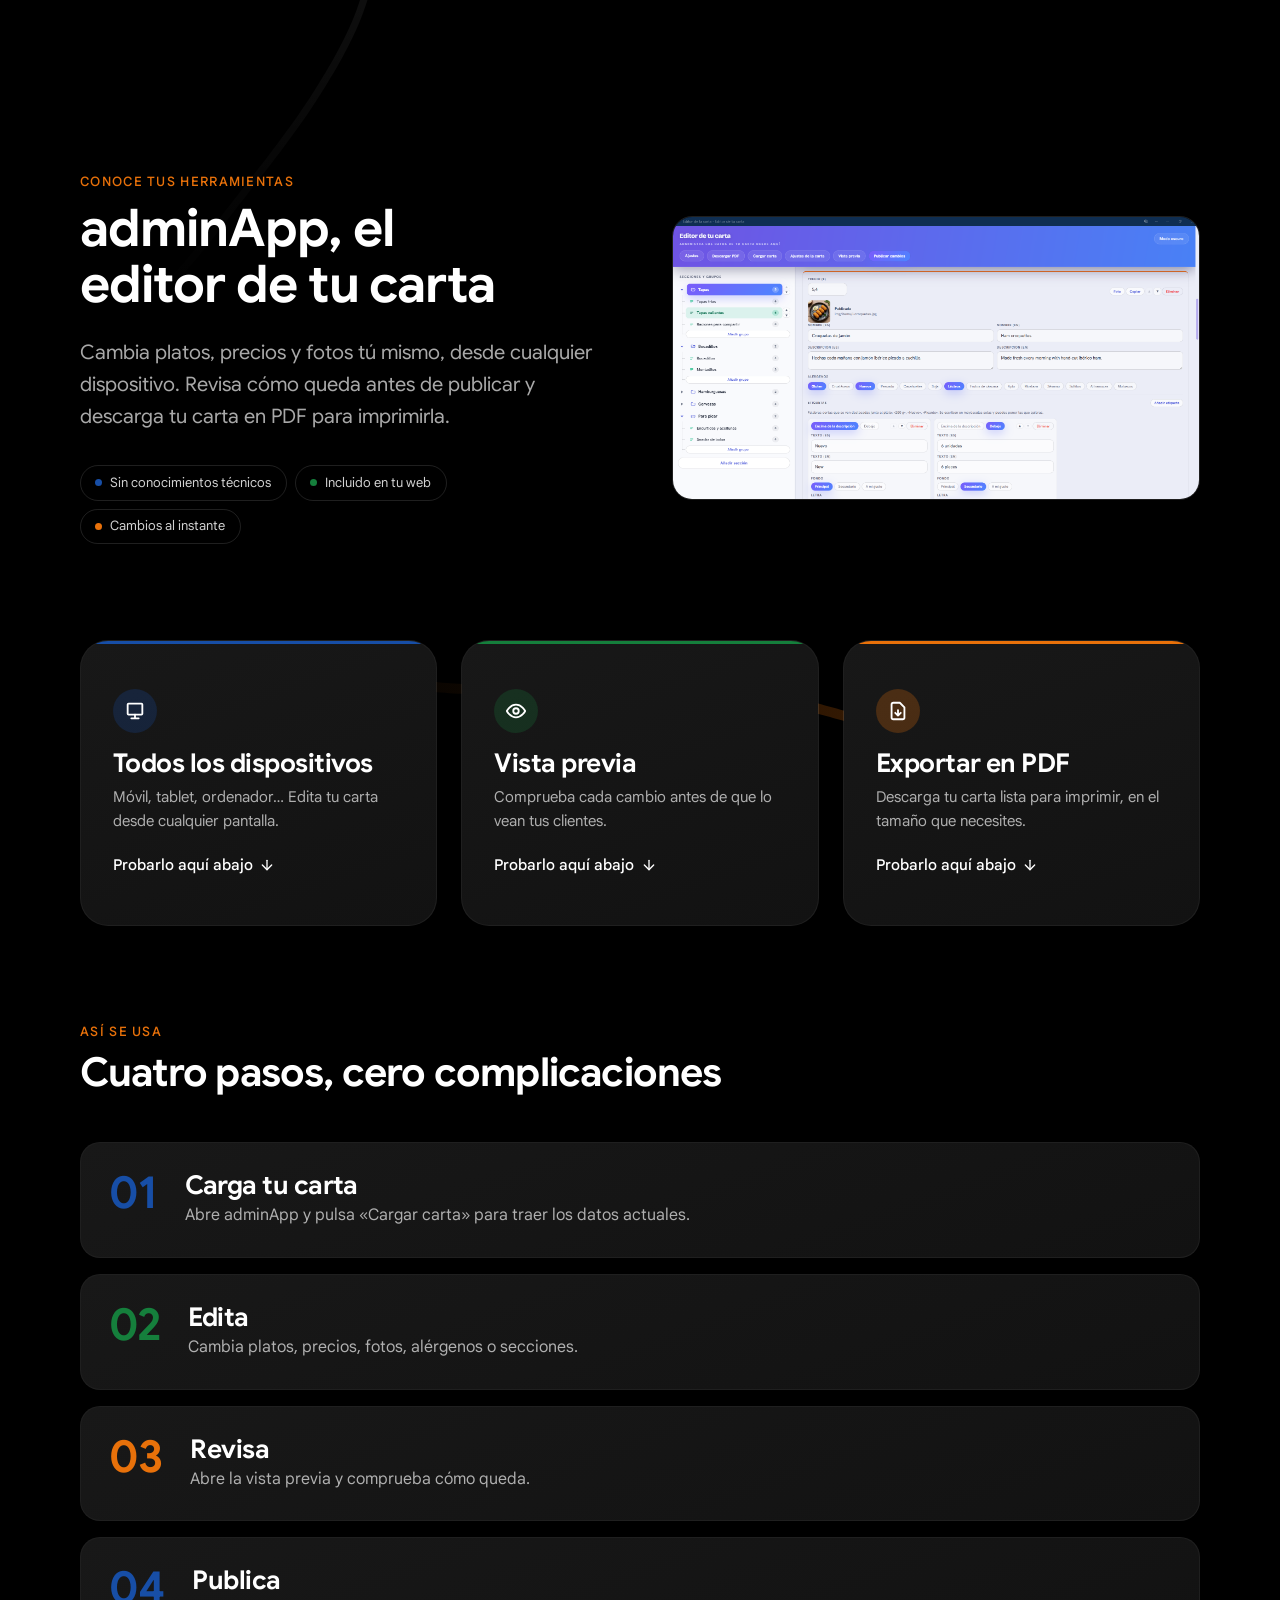
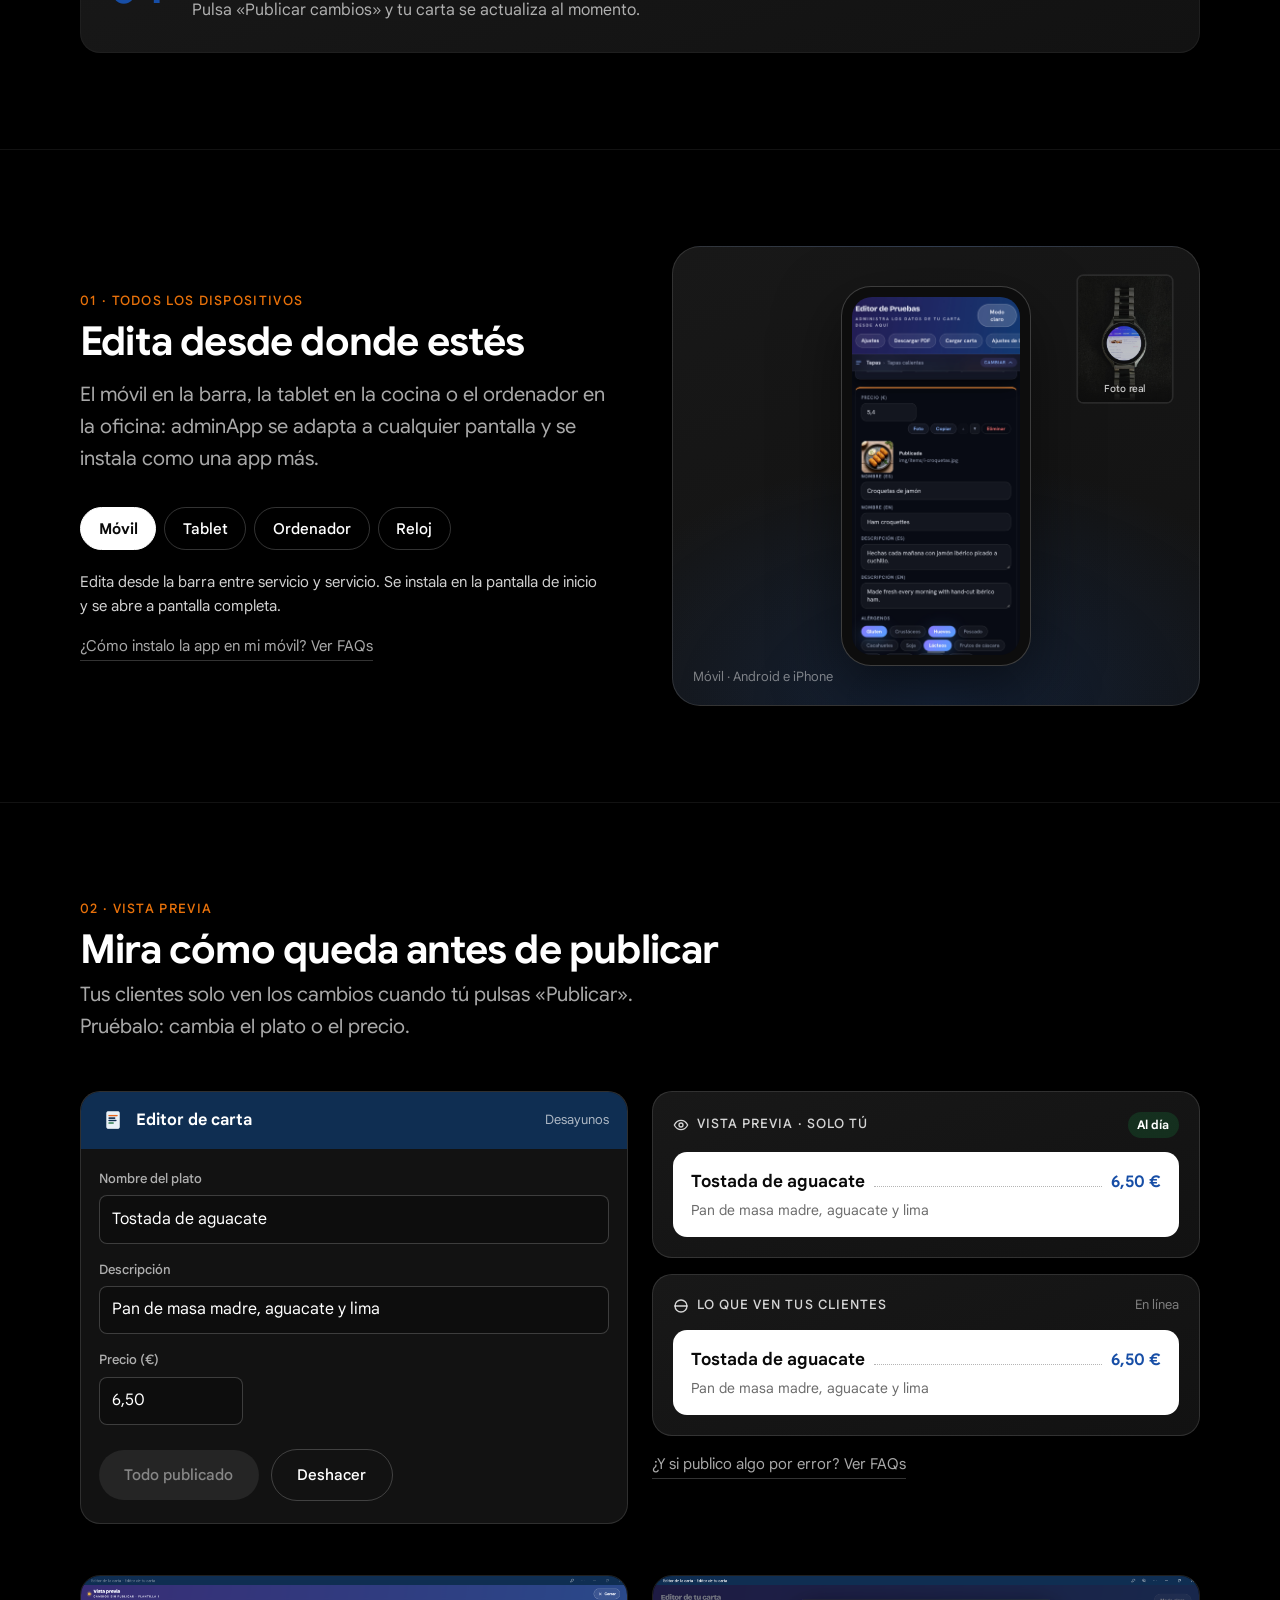
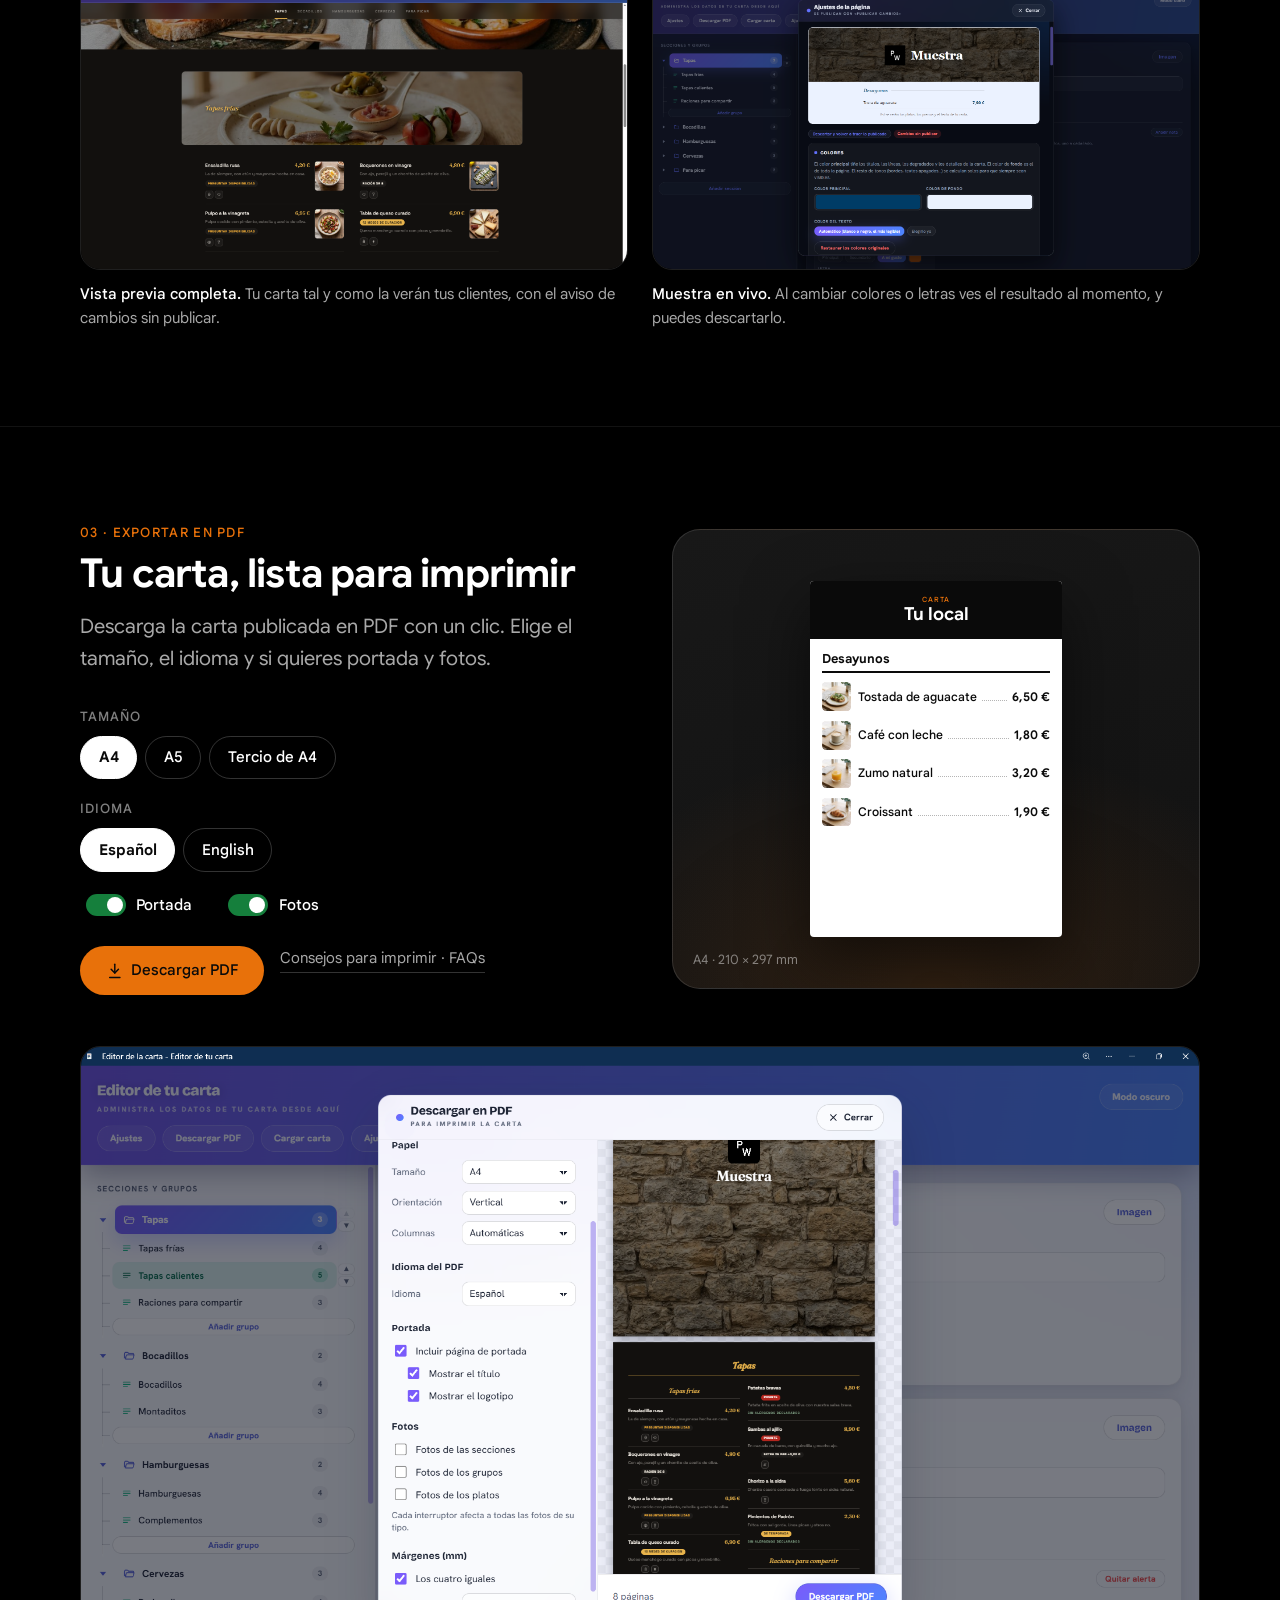
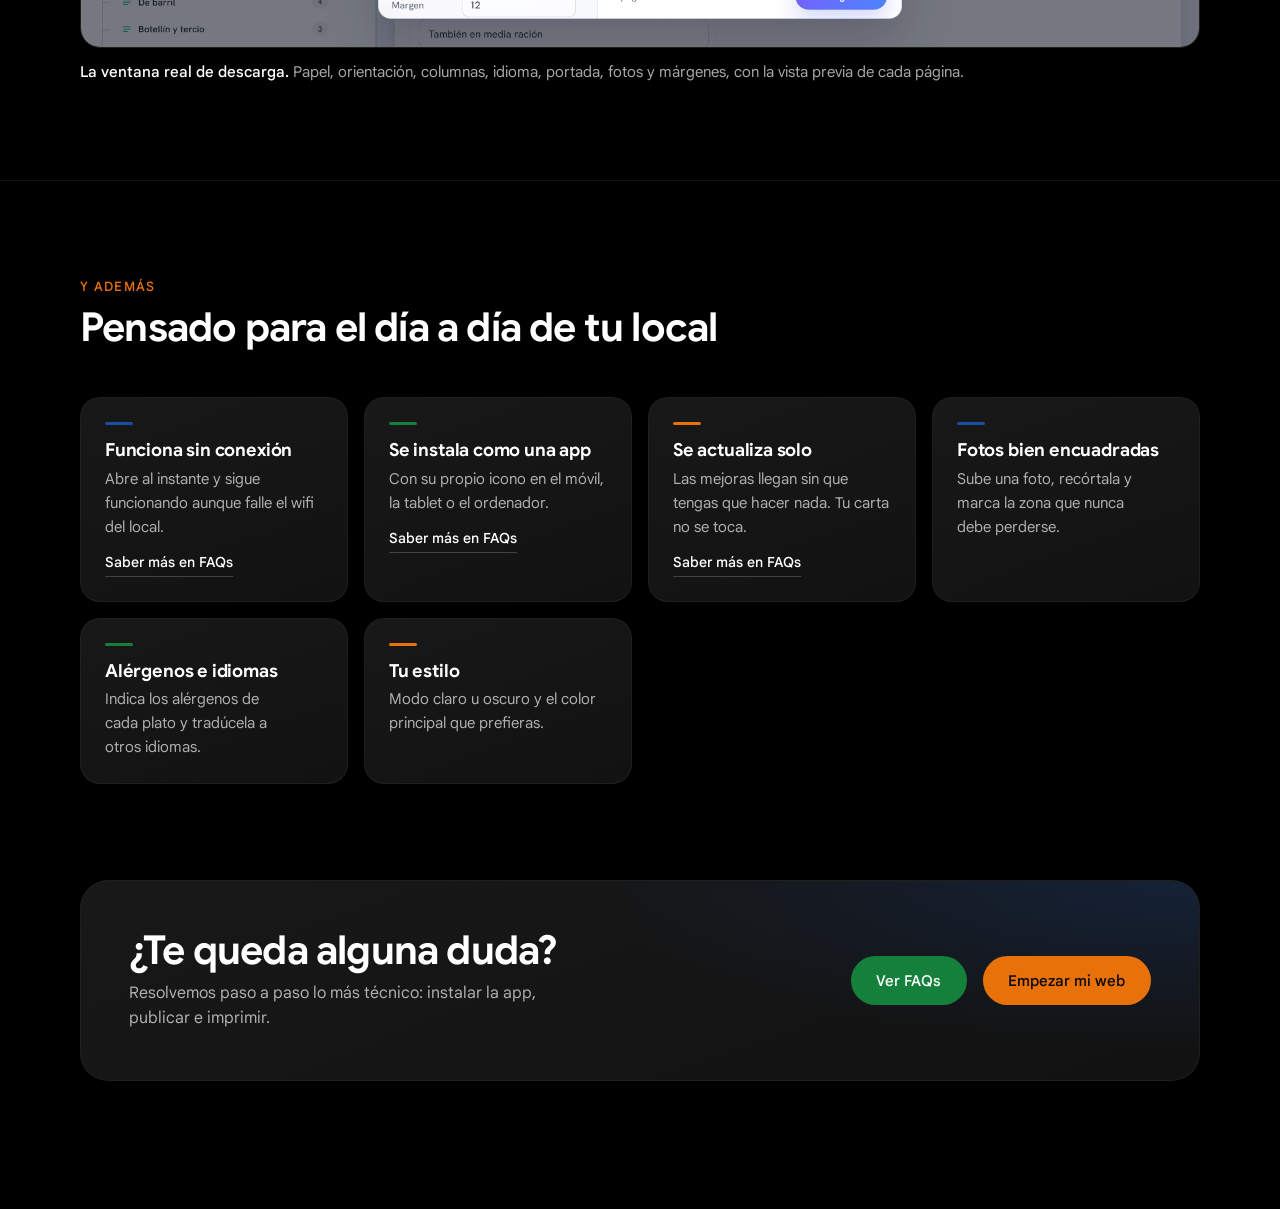
<file: conoce-tus-herramientas.html>
<!DOCTYPE html>
<html lang="es">

<head>
    <meta charset="UTF-8">
    <meta name="viewport" content="width=device-width, initial-scale=1.0">

    <title>Conoce tus herramientas — Professional Web</title>
    <meta name="description" content="adminApp, el editor de tu carta: cambia platos, precios y fotos desde cualquier dispositivo, revisa cómo queda antes de publicar y descárgala en PDF.">
    <meta name="theme-color" content="#0a0a0a">

    <!-- Favicon: .ico para compatibilidad amplia, .png para pantallas de alta densidad -->
    <link rel="icon" href="Recursos/img/Logo/favicon.ico" sizes="32x32">
    <link rel="icon" href="Recursos/img/Logo/favicon.png" type="image/png">
    <link rel="apple-touch-icon" href="Recursos/img/Logo/favicon.png">

    <!-- Google Sans servida desde el propio dominio (sin peticiones a Google) -->
    <link rel="preload" href="Recursos/fonts/GoogleSans-Variable.woff2" as="font" type="font/woff2" crossorigin>

    <link rel="stylesheet" href="index.css">

    <!-- Guardián de la animación de entrada: marca el documento antes de pintar
         para que no haya parpadeo. Si el navegador no soporta IntersectionObserver
         o se pide reducir el movimiento, no se marca y todo se ve desde el inicio. -->
    <script>
        if ("IntersectionObserver" in window &&
            !window.matchMedia("(prefers-reduced-motion: reduce)").matches) {
            document.documentElement.classList.add("js-reveal");
        }
    </script>

    <!-- Componentes compartidos (cabecera y pie). Van SIN defer para que las
         etiquetas <pw-header> y <pw-footer> se pinten junto con la página. -->
    <script src="js/components/site-data.js"></script>
    <script src="js/components/atoms.js"></script>
    <script src="js/components/molecules.js"></script>
    <script src="js/components/organisms.js"></script>

    <script src="js/navbar.js" defer></script>
    <script src="js/reveal.js" defer></script>
    <script src="js/background-lines.js" defer></script>
    <script src="js/card-glow.js" defer></script>
    <script src="js/tools-demo.js" defer></script>
</head>

<body>

    <!-- Cabecera: skip-link + navbar + ventana de navegación móvil (js/components/organisms.js) -->
    <pw-header current="conoce-tus-herramientas.html"></pw-header>

    <main id="contenido">

        <!-- ===== Cabecera ============================================== -->
        <section class="section section--below-nav tools-header" aria-labelledby="herramientas-titulo">
            <div class="container split split--hero">

                <div class="page-header" data-reveal>
                    <p class="page-header__eyebrow">Conoce tus herramientas</p>
                    <h1 class="page-header__title" id="herramientas-titulo">adminApp, el editor de tu carta</h1>
                    <p class="page-header__lead">
                        Cambia platos, precios y fotos tú mismo, desde cualquier dispositivo. Revisa cómo queda
                        antes de publicar y descarga tu carta en PDF para imprimirla.
                    </p>
                    <ul class="chips">
                        <li class="chip">Sin conocimientos técnicos</li>
                        <li class="chip chip--green">Incluido en tu web</li>
                        <li class="chip chip--orange">Cambios al instante</li>
                    </ul>
                </div>

                <div class="shot shot--framed" data-reveal>
                    <div class="shot__frame">
                        <img src="Recursos/img/adminApp/editor.png" width="1920" height="1032"
                            alt="El editor adminApp con la lista de secciones y la ficha de un plato">
                    </div>
                </div>

            </div>
        </section>

        <!-- ===== De un vistazo ========================================= -->
        <section class="section section--flush" aria-label="De un vistazo">
            <div class="container">
                <ul class="features">

                    <li data-reveal>
                        <a class="feature feature--blue feature--link" href="#dispositivos">
                            <span class="feature__icon" aria-hidden="true">
                                <svg viewBox="0 0 24 24" fill="none" stroke="currentColor" stroke-width="2"
                                    stroke-linecap="round" stroke-linejoin="round">
                                    <path d="M5 4h14a1 1 0 0 1 1 1v10a1 1 0 0 1-1 1H5a1 1 0 0 1-1-1V5a1 1 0 0 1 1-1Z" />
                                    <path d="M8 20h8M12 16v4" />
                                </svg>
                            </span>
                            <h2 class="feature__title">Todos los dispositivos</h2>
                            <p class="feature__text">Móvil, tablet, ordenador… Edita tu carta desde cualquier pantalla.</p>
                            <span class="feature__more">Probarlo aquí abajo
                                <svg viewBox="0 0 24 24" fill="none" stroke="currentColor" stroke-width="2"
                                    stroke-linecap="round" stroke-linejoin="round" aria-hidden="true">
                                    <path d="M12 5v14" />
                                    <path d="m19 12-7 7-7-7" />
                                </svg>
                            </span>
                        </a>
                    </li>

                    <li data-reveal>
                        <a class="feature feature--green feature--link" href="#vista-previa">
                            <span class="feature__icon" aria-hidden="true">
                                <svg viewBox="0 0 24 24" fill="none" stroke="currentColor" stroke-width="2"
                                    stroke-linecap="round" stroke-linejoin="round">
                                    <path d="M2 12s3.5-7 10-7 10 7 10 7-3.5 7-10 7-10-7-10-7Z" />
                                    <path d="M12 15a3 3 0 1 0 0-6 3 3 0 0 0 0 6Z" />
                                </svg>
                            </span>
                            <h2 class="feature__title">Vista previa</h2>
                            <p class="feature__text">Comprueba cada cambio antes de que lo vean tus clientes.</p>
                            <span class="feature__more">Probarlo aquí abajo
                                <svg viewBox="0 0 24 24" fill="none" stroke="currentColor" stroke-width="2"
                                    stroke-linecap="round" stroke-linejoin="round" aria-hidden="true">
                                    <path d="M12 5v14" />
                                    <path d="m19 12-7 7-7-7" />
                                </svg>
                            </span>
                        </a>
                    </li>

                    <li data-reveal>
                        <a class="feature feature--orange feature--link" href="#pdf">
                            <span class="feature__icon" aria-hidden="true">
                                <svg viewBox="0 0 24 24" fill="none" stroke="currentColor" stroke-width="2"
                                    stroke-linecap="round" stroke-linejoin="round">
                                    <path d="M14 3H7a2 2 0 0 0-2 2v14a2 2 0 0 0 2 2h10a2 2 0 0 0 2-2V8l-5-5Z" />
                                    <path d="M12 11v6m-3-3 3 3 3-3" />
                                </svg>
                            </span>
                            <h2 class="feature__title">Exportar en PDF</h2>
                            <p class="feature__text">Descarga tu carta lista para imprimir, en el tamaño que necesites.</p>
                            <span class="feature__more">Probarlo aquí abajo
                                <svg viewBox="0 0 24 24" fill="none" stroke="currentColor" stroke-width="2"
                                    stroke-linecap="round" stroke-linejoin="round" aria-hidden="true">
                                    <path d="M12 5v14" />
                                    <path d="m19 12-7 7-7-7" />
                                </svg>
                            </span>
                        </a>
                    </li>

                </ul>
            </div>
        </section>

        <!-- ===== Así se usa ============================================ -->
        <section class="section section--flush" aria-labelledby="pasos-titulo">
            <div class="container">

                <div class="section__header" data-reveal>
                    <p class="eyebrow">Así se usa</p>
                    <h2 class="section__title" id="pasos-titulo">Cuatro pasos, cero complicaciones</h2>
                </div>

                <ol class="steps steps--grid">

                    <li class="step step--blue" data-reveal>
                        <span class="step__number" aria-hidden="true">01</span>
                        <div>
                            <h3 class="step__title">Carga tu carta</h3>
                            <p class="step__text">Abre adminApp y pulsa «Cargar carta» para traer los datos actuales.</p>
                        </div>
                    </li>

                    <li class="step step--green" data-reveal>
                        <span class="step__number" aria-hidden="true">02</span>
                        <div>
                            <h3 class="step__title">Edita</h3>
                            <p class="step__text">Cambia platos, precios, fotos, alérgenos o secciones.</p>
                        </div>
                    </li>

                    <li class="step step--orange" data-reveal>
                        <span class="step__number" aria-hidden="true">03</span>
                        <div>
                            <h3 class="step__title">Revisa</h3>
                            <p class="step__text">Abre la vista previa y comprueba cómo queda.</p>
                        </div>
                    </li>

                    <li class="step step--blue" data-reveal>
                        <span class="step__number" aria-hidden="true">04</span>
                        <div>
                            <h3 class="step__title">Publica</h3>
                            <p class="step__text">Pulsa «Publicar cambios» y tu carta se actualiza al momento.</p>
                        </div>
                    </li>

                </ol>

            </div>
        </section>

        <!-- ===== 01 · Dispositivos ===================================== -->
        <section class="section section--divided" id="dispositivos" aria-labelledby="dispositivos-titulo">
            <div class="container split device-demo" data-device-demo data-device="movil">

                <div data-reveal>
                    <p class="eyebrow">01 · Todos los dispositivos</p>
                    <h2 class="section__title" id="dispositivos-titulo">Edita desde donde estés</h2>
                    <p class="split__lead">
                        El móvil en la barra, la tablet en la cocina o el ordenador en la oficina: adminApp se
                        adapta a cualquier pantalla y se instala como una app más.
                    </p>

                    <div class="pills" role="tablist" aria-label="Elige un dispositivo">
                        <button class="pill" type="button" role="tab" aria-selected="true" data-device-pick="movil">Móvil</button>
                        <button class="pill" type="button" role="tab" aria-selected="false" data-device-pick="tablet">Tablet</button>
                        <button class="pill" type="button" role="tab" aria-selected="false" data-device-pick="ordenador">Ordenador</button>
                        <button class="pill" type="button" role="tab" aria-selected="false" data-device-pick="reloj">Reloj</button>
                    </div>

                    <p class="device-demo__text" data-device-text>
                        Edita desde la barra entre servicio y servicio. Se instala en la pantalla de inicio y se
                        abre a pantalla completa.
                    </p>
                    <a class="text-link" href="faqs.html#instalar">¿Cómo instalo la app en mi móvil? Ver FAQs</a>
                </div>

                <div class="stage" data-reveal>
                    <div class="device-frame">
                        <div class="device-screen" role="img" data-device-screen
                            aria-label="El editor adminApp en un móvil"></div>
                    </div>
                    <figure class="watch-photo">
                        <img src="Recursos/img/adminApp/reloj.jpeg" alt="adminApp abierto en un reloj inteligente"
                            loading="lazy">
                        <figcaption>Foto real</figcaption>
                    </figure>
                    <span class="stage__caption" data-device-size>Móvil · Android e iPhone</span>
                </div>

            </div>
        </section>

        <!-- ===== 02 · Vista previa ===================================== -->
        <section class="section section--divided" id="vista-previa" aria-labelledby="vista-previa-titulo">
            <div class="container">

                <div class="section__header" data-reveal>
                    <p class="eyebrow">02 · Vista previa</p>
                    <h2 class="section__title" id="vista-previa-titulo">Mira cómo queda antes de publicar</h2>
                    <p class="section__subtitle">
                        Tus clientes solo ven los cambios cuando tú pulsas «Publicar». Pruébalo: cambia el plato
                        o el precio.
                    </p>
                </div>

                <div class="preview-demo" data-preview-demo>

                    <form class="editor-card" data-reveal data-preview-form>
                        <div class="editor-card__bar">
                            <span class="editor-card__app">
                                <img src="Recursos/img/adminApp/icono-192.png" alt="" width="192" height="192">
                                Editor de carta
                            </span>
                            <span class="editor-card__section">Desayunos</span>
                        </div>
                        <div class="editor-card__body">
                            <label class="field">
                                <span class="field__label">Nombre del plato</span>
                                <input class="field__input" type="text" name="dish" value="Tostada de aguacate"
                                    autocomplete="off">
                            </label>
                            <label class="field">
                                <span class="field__label">Descripción</span>
                                <input class="field__input" type="text" name="desc"
                                    value="Pan de masa madre, aguacate y lima" autocomplete="off">
                            </label>
                            <label class="field">
                                <span class="field__label">Precio (€)</span>
                                <input class="field__input field__input--short" type="text" name="price"
                                    inputmode="decimal" value="6,50" autocomplete="off">
                            </label>
                            <div class="editor-card__actions">
                                <button class="button button--primary button--publish" type="submit" disabled
                                    data-publish>Todo publicado</button>
                                <button class="button button--ghost" type="reset">Deshacer</button>
                            </div>
                        </div>
                    </form>

                    <div class="preview-stack" data-reveal>
                        <div class="preview-card preview-card--draft">
                            <div class="preview-card__head">
                                <span class="preview-card__title">
                                    <svg viewBox="0 0 24 24" fill="none" stroke="currentColor" stroke-width="2"
                                        stroke-linecap="round" stroke-linejoin="round" aria-hidden="true">
                                        <path d="M2 12s3.5-7 10-7 10 7 10 7-3.5 7-10 7-10-7-10-7Z" />
                                        <path d="M12 15a3 3 0 1 0 0-6 3 3 0 0 0 0 6Z" />
                                    </svg>
                                    Vista previa · solo tú
                                </span>
                                <span class="badge" data-draft-badge>Al día</span>
                            </div>
                            <div class="menu-item" data-menu-item="draft">
                                <div class="menu-item__row">
                                    <span class="menu-item__name" data-field="dish">Tostada de aguacate</span>
                                    <span class="menu-item__dots"></span>
                                    <span class="menu-item__price" data-field="price">6,50 €</span>
                                </div>
                                <p class="menu-item__desc" data-field="desc">Pan de masa madre, aguacate y lima</p>
                            </div>
                        </div>

                        <div class="preview-card">
                            <div class="preview-card__head">
                                <span class="preview-card__title">
                                    <svg viewBox="0 0 24 24" fill="none" stroke="currentColor" stroke-width="2"
                                        stroke-linecap="round" stroke-linejoin="round" aria-hidden="true">
                                        <path d="M12 21a9 9 0 1 0 0-18 9 9 0 0 0 0 18Z" />
                                        <path d="M3 12h18" />
                                    </svg>
                                    Lo que ven tus clientes
                                </span>
                                <span class="preview-card__status" data-live-status>En línea</span>
                            </div>
                            <div class="menu-item menu-item--live" data-menu-item="live" aria-live="polite">
                                <div class="menu-item__row">
                                    <span class="menu-item__name" data-field="dish">Tostada de aguacate</span>
                                    <span class="menu-item__dots"></span>
                                    <span class="menu-item__price" data-field="price">6,50 €</span>
                                </div>
                                <p class="menu-item__desc" data-field="desc">Pan de masa madre, aguacate y lima</p>
                            </div>
                        </div>

                        <a class="text-link" href="faqs.html#publicar-error">¿Y si publico algo por error? Ver FAQs</a>
                    </div>

                </div>

                <div class="shots">
                    <figure class="shot" data-reveal>
                        <div class="shot__frame">
                            <img src="Recursos/img/adminApp/vista-previa-completa.png" width="1920" height="1032"
                                loading="lazy" alt="Vista previa de la carta con el aviso «Cambios sin publicar»">
                        </div>
                        <figcaption class="shot__caption">
                            <strong>Vista previa completa.</strong> Tu carta tal y como la verán tus clientes, con
                            el aviso de cambios sin publicar.
                        </figcaption>
                    </figure>
                    <figure class="shot" data-reveal>
                        <div class="shot__frame">
                            <img src="Recursos/img/adminApp/ajustes-pagina.png" width="1920" height="1032"
                                loading="lazy" alt="Ajustes de la página con una muestra en vivo de la carta">
                        </div>
                        <figcaption class="shot__caption">
                            <strong>Muestra en vivo.</strong> Al cambiar colores o letras ves el resultado al
                            momento, y puedes descartarlo.
                        </figcaption>
                    </figure>
                </div>

            </div>
        </section>

        <!-- ===== 03 · Exportar en PDF ================================== -->
        <section class="section section--divided" id="pdf" aria-labelledby="pdf-titulo">
            <div class="container split" data-pdf-demo data-size="a4">

                <div data-reveal>
                    <p class="eyebrow">03 · Exportar en PDF</p>
                    <h2 class="section__title" id="pdf-titulo">Tu carta, lista para imprimir</h2>
                    <p class="split__lead">
                        Descarga la carta publicada en PDF con un clic. Elige el tamaño, el idioma y si quieres
                        portada y fotos.
                    </p>

                    <div class="pdf-options">
                        <div>
                            <p class="label" id="pdf-tamano">Tamaño</p>
                            <div class="pills" role="group" aria-labelledby="pdf-tamano">
                                <button class="pill" type="button" aria-pressed="true" data-pdf-size="a4">A4</button>
                                <button class="pill" type="button" aria-pressed="false" data-pdf-size="a5">A5</button>
                                <button class="pill" type="button" aria-pressed="false" data-pdf-size="tercio">Tercio de A4</button>
                            </div>
                        </div>
                        <div>
                            <p class="label" id="pdf-idioma">Idioma</p>
                            <div class="pills" role="group" aria-labelledby="pdf-idioma">
                                <button class="pill" type="button" aria-pressed="true" data-pdf-lang="es">Español</button>
                                <button class="pill" type="button" aria-pressed="false" data-pdf-lang="en">English</button>
                            </div>
                        </div>
                        <div class="switches">
                            <button class="switch" type="button" role="switch" aria-checked="true"
                                data-pdf-toggle="cover"><span class="switch__track"></span>Portada</button>
                            <button class="switch" type="button" role="switch" aria-checked="true"
                                data-pdf-toggle="photos"><span class="switch__track"></span>Fotos</button>
                        </div>
                        <div class="pdf-actions">
                            <button class="button button--primary button--download" type="button" data-pdf-download>
                                <svg viewBox="0 0 24 24" fill="none" stroke="currentColor" stroke-width="2"
                                    stroke-linecap="round" stroke-linejoin="round" aria-hidden="true">
                                    <path d="M12 3v12" />
                                    <path d="m7 10 5 5 5-5" />
                                    <path d="M5 21h14" />
                                </svg>
                                <span data-pdf-label aria-live="polite">Descargar PDF</span>
                            </button>
                            <a class="text-link" href="faqs.html#imprimir">Consejos para imprimir · FAQs</a>
                        </div>
                    </div>
                </div>

                <div class="stage stage--orange" data-reveal>
                    <div class="paper" aria-hidden="true">
                        <div class="paper__cover">
                            <div class="paper__kicker" data-pdf-text="kicker">Carta</div>
                            <div class="paper__title" data-pdf-text="title">Tu local</div>
                        </div>
                        <div class="paper__body">
                            <div class="paper__section" data-pdf-text="section">Desayunos</div>
                            <div class="paper__item">
                                <img src="Recursos/img/adminApp/items/tostada.png" alt="" loading="lazy">
                                <span class="paper__line">
                                    <span class="paper__name" data-pdf-item="0">Tostada de aguacate</span>
                                    <span class="paper__dots"></span>
                                    <span class="paper__price" data-pdf-price="0">6,50 €</span>
                                </span>
                            </div>
                            <div class="paper__item">
                                <img src="Recursos/img/adminApp/items/cafe.png" alt="" loading="lazy">
                                <span class="paper__line">
                                    <span class="paper__name" data-pdf-item="1">Café con leche</span>
                                    <span class="paper__dots"></span>
                                    <span class="paper__price" data-pdf-price="1">1,80 €</span>
                                </span>
                            </div>
                            <div class="paper__item">
                                <img src="Recursos/img/adminApp/items/zumo.png" alt="" loading="lazy">
                                <span class="paper__line">
                                    <span class="paper__name" data-pdf-item="2">Zumo natural</span>
                                    <span class="paper__dots"></span>
                                    <span class="paper__price" data-pdf-price="2">3,20 €</span>
                                </span>
                            </div>
                            <div class="paper__item">
                                <img src="Recursos/img/adminApp/items/croissant.png" alt="" loading="lazy">
                                <span class="paper__line">
                                    <span class="paper__name" data-pdf-item="3">Croissant</span>
                                    <span class="paper__dots"></span>
                                    <span class="paper__price" data-pdf-price="3">1,90 €</span>
                                </span>
                            </div>
                        </div>
                    </div>
                    <span class="stage__caption" data-pdf-caption>A4 · 210 × 297 mm</span>
                </div>

            </div>

            <div class="container">
                <figure class="shot shot--wide" data-reveal>
                    <div class="shot__frame">
                        <img src="Recursos/img/adminApp/descargar-pdf-v2.png" width="1920" height="1032"
                            loading="lazy"
                            alt="Ventana «Descargar en PDF» de adminApp con opciones de papel, idioma, portada y fotos">
                    </div>
                    <figcaption class="shot__caption">
                        <strong>La ventana real de descarga.</strong> Papel, orientación, columnas, idioma, portada,
                        fotos y márgenes, con la vista previa de cada página.
                    </figcaption>
                </figure>
            </div>
        </section>

        <!-- ===== Y además ============================================== -->
        <section class="section section--divided" aria-labelledby="extras-titulo">
            <div class="container">

                <div class="section__header" data-reveal>
                    <p class="eyebrow">Y además</p>
                    <h2 class="section__title" id="extras-titulo">Pensado para el día a día de tu local</h2>
                </div>

                <ul class="extras">
                    <li class="extra" data-reveal>
                        <h3 class="extra__title">Funciona sin conexión</h3>
                        <p class="extra__text">Abre al instante y sigue funcionando aunque falle el wifi del local.</p>
                        <a class="text-link" href="faqs.html#sin-conexion">Saber más en FAQs</a>
                    </li>
                    <li class="extra extra--green" data-reveal>
                        <h3 class="extra__title">Se instala como una app</h3>
                        <p class="extra__text">Con su propio icono en el móvil, la tablet o el ordenador.</p>
                        <a class="text-link" href="faqs.html#instalar">Saber más en FAQs</a>
                    </li>
                    <li class="extra extra--orange" data-reveal>
                        <h3 class="extra__title">Se actualiza solo</h3>
                        <p class="extra__text">Las mejoras llegan sin que tengas que hacer nada. Tu carta no se toca.</p>
                        <a class="text-link" href="faqs.html#actualizaciones">Saber más en FAQs</a>
                    </li>
                    <li class="extra" data-reveal>
                        <h3 class="extra__title">Fotos bien encuadradas</h3>
                        <p class="extra__text">Sube una foto, recórtala y marca la zona que nunca debe perderse.</p>
                    </li>
                    <li class="extra extra--green" data-reveal>
                        <h3 class="extra__title">Alérgenos e idiomas</h3>
                        <p class="extra__text">Indica los alérgenos de cada plato y tradúcela a otros idiomas.</p>
                    </li>
                    <li class="extra extra--orange" data-reveal>
                        <h3 class="extra__title">Tu estilo</h3>
                        <p class="extra__text">Modo claro u oscuro y el color principal que prefieras.</p>
                    </li>
                </ul>

            </div>
        </section>

        <!-- ===== Cierre ================================================ -->
        <section class="section section--flush" aria-labelledby="cierre-titulo">
            <div class="container">
                <div class="cta cta--large" data-reveal>
                    <div>
                        <h2 class="section__title" id="cierre-titulo">¿Te queda alguna duda?</h2>
                        <p class="cta__text">
                            Resolvemos paso a paso lo más técnico: instalar la app, publicar e imprimir.
                        </p>
                    </div>
                    <div class="button-row">
                        <a class="button button--secondary" href="faqs.html">Ver FAQs</a>
                        <a class="button button--primary" href="precios.html">Empezar mi web</a>
                    </div>
                </div>
            </div>
        </section>

    </main>

    <!-- Pie (js/components/organisms.js) -->
    <pw-footer></pw-footer>

</body>

</html>
</file>
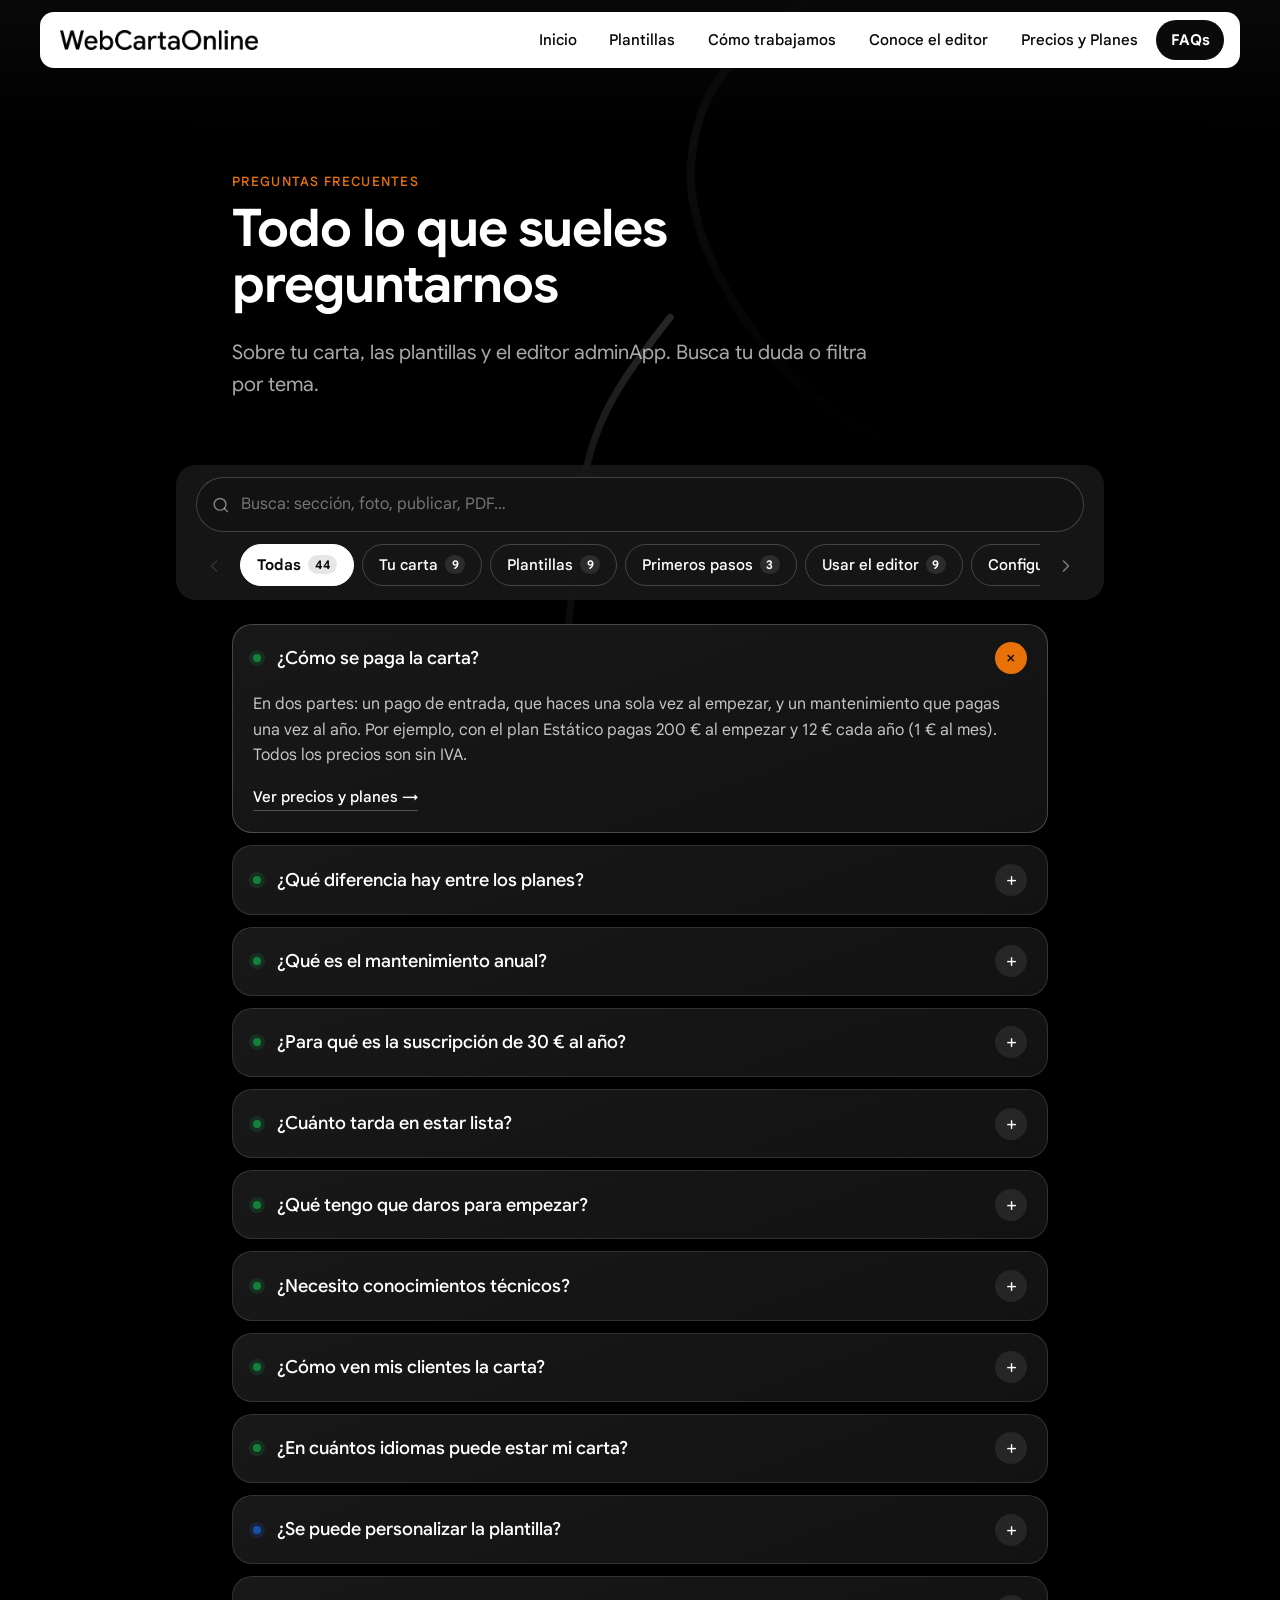
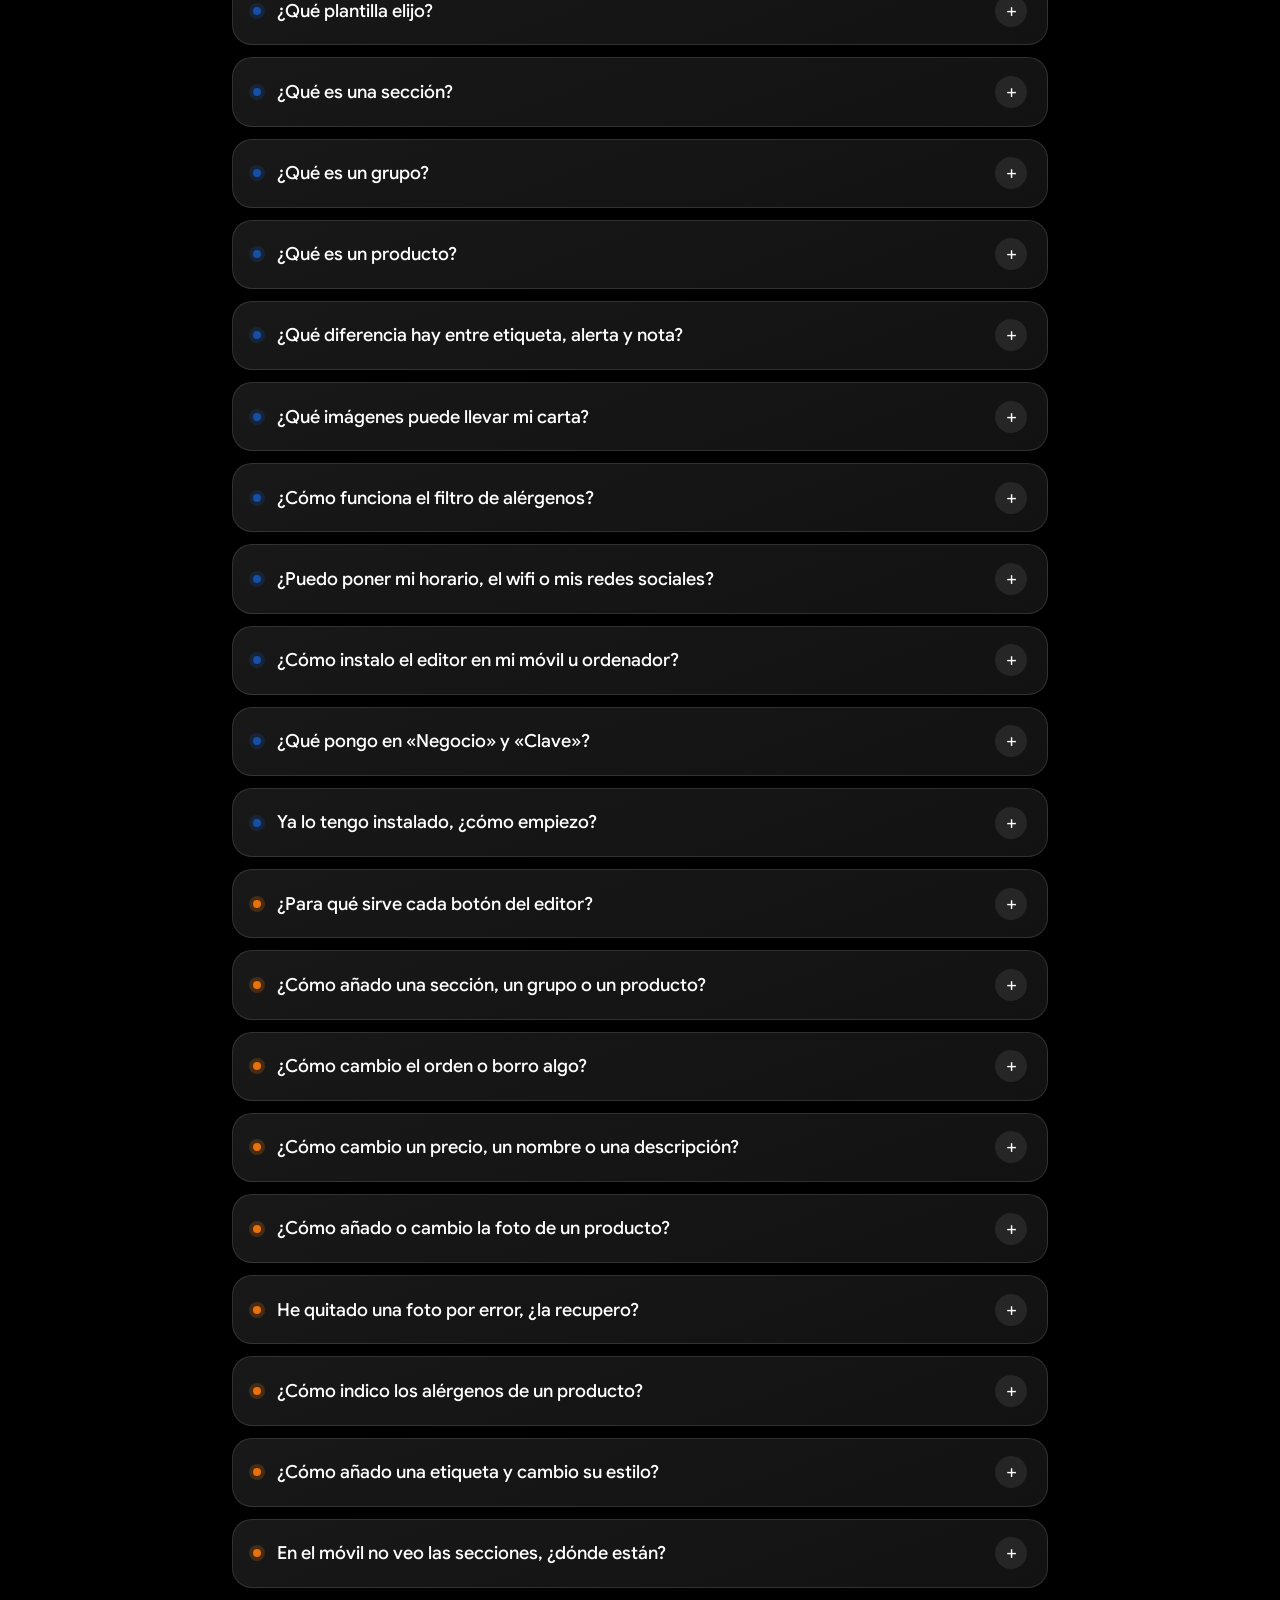
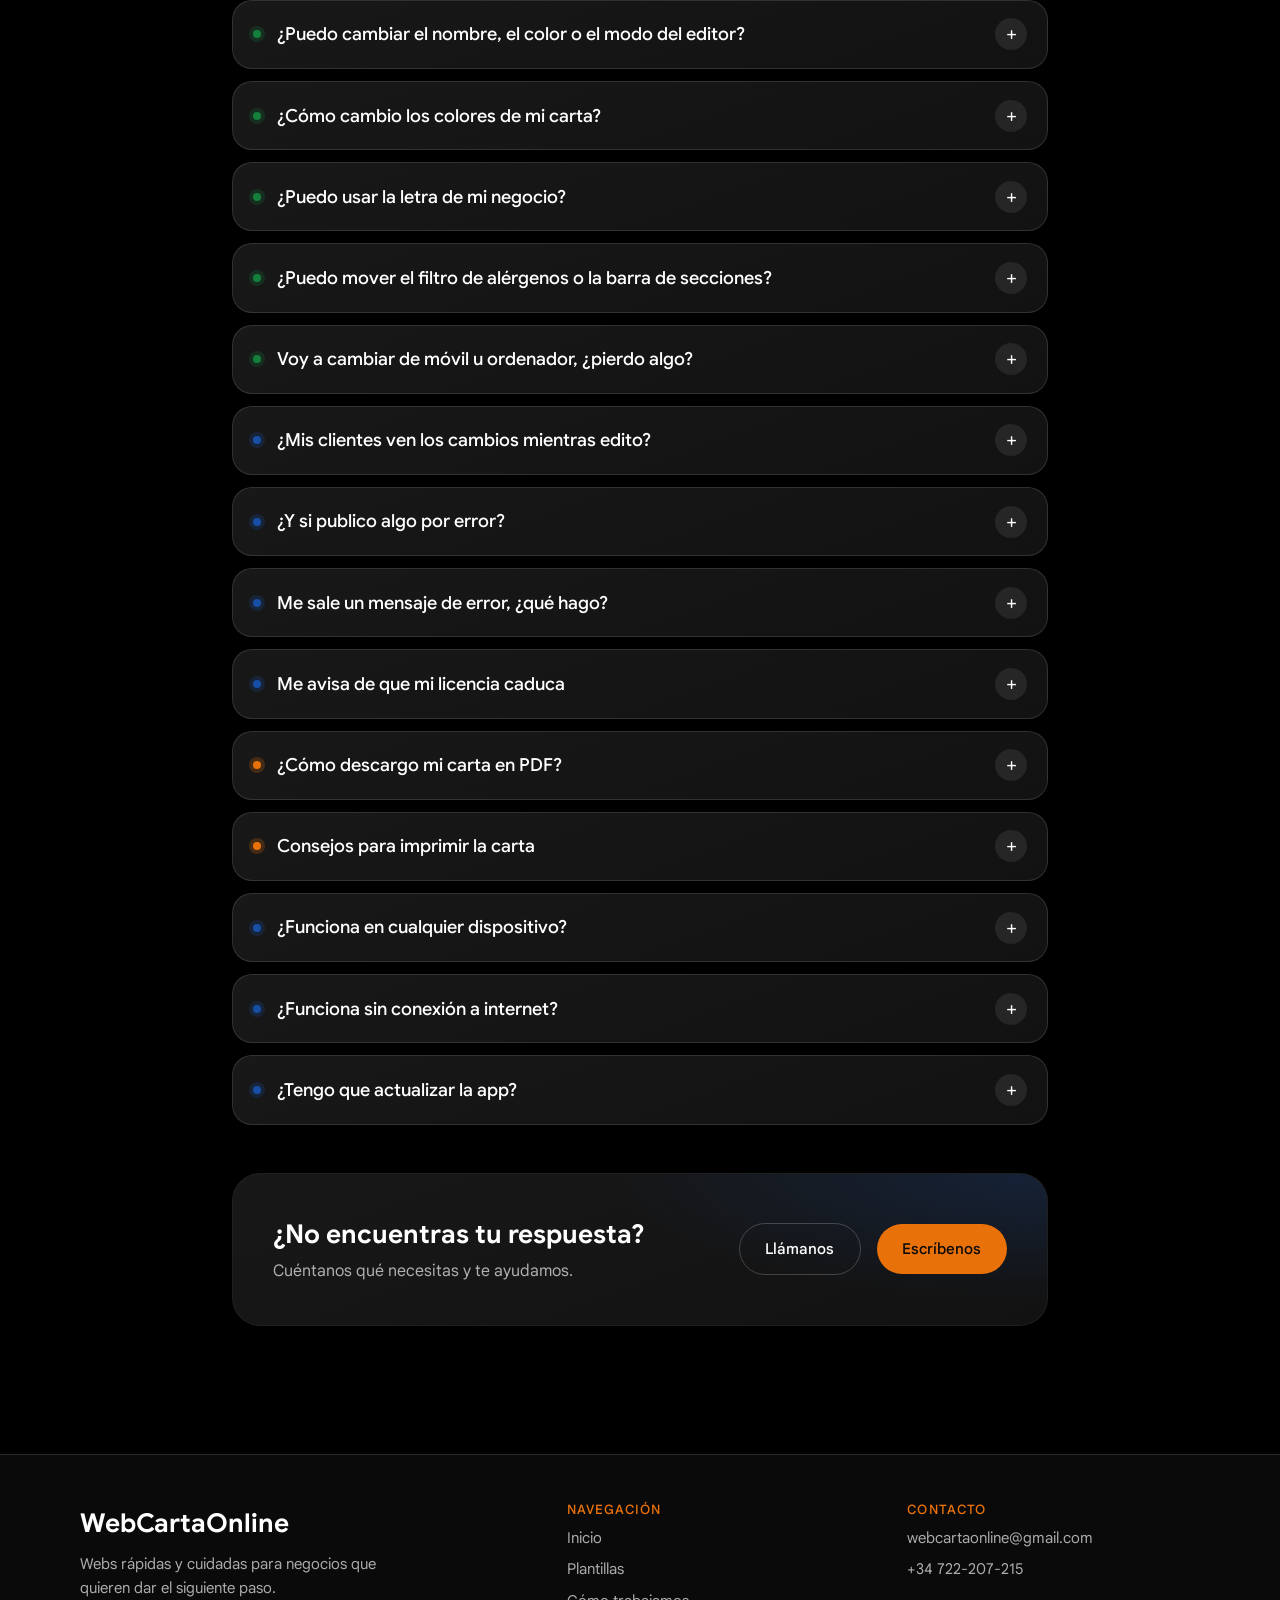
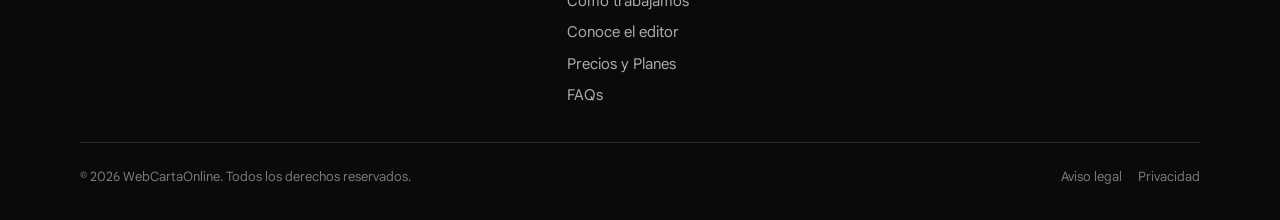
<file: faqs.html>
<!DOCTYPE html>
<html lang="es">

<head>
    <meta charset="UTF-8">
    <script src="js/redireccion.js?v=2026-11-02"></script>
    <meta name="viewport" content="width=device-width, initial-scale=1.0">

    <title>FAQs — WebCartaOnline</title>
    <meta name="description" content="Respuestas a las preguntas más frecuentes sobre tu carta digital, las plantillas y el editor adminApp.">
    <meta name="theme-color" content="#0a0a0a">

    <!-- Favicon: .ico para compatibilidad amplia, .png para pantallas de alta densidad -->
    <link rel="icon" href="Recursos/img/Logo/favicon.ico?v=2026-11-02" sizes="32x32">
    <link rel="icon" href="Recursos/img/Logo/favicon.png?v=2026-11-02" type="image/png">
    <link rel="apple-touch-icon" href="Recursos/img/Logo/favicon.png?v=2026-11-02">

    <!-- Google Sans servida desde el propio dominio (sin peticiones a Google) -->
    <link rel="preload" href="Recursos/fonts/GoogleSans-Variable.woff2" as="font" type="font/woff2" crossorigin>

    <link rel="stylesheet" href="index.css?v=4">

    <!-- Guardián de la animación de entrada: marca el documento antes de pintar
         para que no haya parpadeo. Si el navegador no soporta IntersectionObserver
         o se pide reducir el movimiento, no se marca y todo se ve desde el inicio. -->
    <script>
        if ("IntersectionObserver" in window &&
            !window.matchMedia("(prefers-reduced-motion: reduce)").matches) {
            document.documentElement.classList.add("js-reveal");
        }
    </script>

    <!-- Componentes compartidos (cabecera y pie). Van SIN defer para que las
         etiquetas <wco-header> y <wco-footer> se pinten junto con la página. -->
    <script src="js/components/site-data.js?v=2026-11-02"></script>
    <script src="js/components/atoms.js?v=2026-11-02"></script>
    <script src="js/components/molecules.js?v=2026-11-02"></script>
    <script src="js/components/organisms.js?v=2026-11-02"></script>

    <script src="js/navbar.js?v=2026-11-02" defer></script>
    <script src="js/reveal.js?v=2026-11-02" defer></script>
    <script src="js/background-lines.js?v=2026-11-02" defer></script>
    <script src="js/card-glow.js?v=2026-11-02" defer></script>
    <script src="js/editor-video.js?v=2026-11-02" defer></script>
    <script src="js/faq.js?v=2026-11-02" defer></script>
</head>

<body>

    <!-- Cabecera: skip-link + navbar + ventana de navegación móvil (js/components/organisms.js) -->
    <wco-header current="faqs.html"></wco-header>

    <main id="contenido">

        <section class="section section--below-nav faq-page" aria-labelledby="faqs-titulo">
            <div class="container container--narrow">

                <div class="page-header" data-reveal>
                    <p class="page-header__eyebrow">Preguntas frecuentes</p>
                    <h1 class="page-header__title" id="faqs-titulo">Todo lo que sueles preguntarnos</h1>
                    <p class="page-header__lead">
                        Sobre tu carta, las plantillas y el editor adminApp. Busca tu duda o filtra por tema.
                    </p>
                </div>

                <!-- Buscador y temas: solo aparecen si hay JavaScript (js/faq.js). -->
                <div class="faq-tools" data-faq-tools hidden>
                    <label class="faq-search">
                        <svg viewBox="0 0 24 24" fill="none" stroke="currentColor" stroke-width="2"
                            stroke-linecap="round" stroke-linejoin="round" aria-hidden="true">
                            <path d="M11 19a8 8 0 1 0 0-16 8 8 0 0 0 0 16Z" />
                            <path d="m21 21-4.3-4.3" />
                        </svg>
                        <input class="faq-search__input" type="search" data-faq-search autocomplete="off"
                            placeholder="Busca: sección, foto, publicar, PDF…" aria-label="Buscar en las preguntas">
                    </label>
                    <!-- Las flechas solo son para el ratón: con teclado se recorren los temas con Tab. -->
                    <div class="faq-topics-bar" data-faq-topics-bar>
                        <button class="faq-arrow faq-arrow--prev" type="button" data-faq-scroll="-1" tabindex="-1"
                            aria-hidden="true">
                            <svg viewBox="0 0 24 24" fill="none" stroke="currentColor" stroke-width="1.75"
                                stroke-linecap="round" stroke-linejoin="round">
                                <path d="m15 18-6-6 6-6" />
                            </svg>
                        </button>
                        <div class="faq-topics" role="group" aria-label="Temas" data-faq-topics>
                            <button class="faq-topic" type="button" aria-pressed="true" data-faq-topic="todas">Todas<span class="faq-topic__count"></span></button>
                            <button class="faq-topic" type="button" aria-pressed="false" data-faq-topic="carta">Tu carta<span class="faq-topic__count"></span></button>
                            <button class="faq-topic" type="button" aria-pressed="false" data-faq-topic="plantillas">Plantillas<span class="faq-topic__count"></span></button>
                            <button class="faq-topic" type="button" aria-pressed="false" data-faq-topic="empezar">Primeros pasos<span class="faq-topic__count"></span></button>
                            <button class="faq-topic" type="button" aria-pressed="false" data-faq-topic="usar">Usar el editor<span class="faq-topic__count"></span></button>
                            <button class="faq-topic" type="button" aria-pressed="false" data-faq-topic="configurar">Configurar el editor<span class="faq-topic__count"></span></button>
                            <button class="faq-topic" type="button" aria-pressed="false" data-faq-topic="publicar">Publicar<span class="faq-topic__count"></span></button>
                            <button class="faq-topic" type="button" aria-pressed="false" data-faq-topic="pdf">PDF e impresión<span class="faq-topic__count"></span></button>
                            <button class="faq-topic" type="button" aria-pressed="false" data-faq-topic="app">App y dispositivos<span class="faq-topic__count"></span></button>
                        </div>
                        <button class="faq-arrow faq-arrow--next" type="button" data-faq-scroll="1" tabindex="-1"
                            aria-hidden="true">
                            <svg viewBox="0 0 24 24" fill="none" stroke="currentColor" stroke-width="1.75"
                                stroke-linecap="round" stroke-linejoin="round">
                                <path d="m9 18 6-6-6-6" />
                            </svg>
                        </button>
                    </div>
                </div>

                <!-- Resumen de la búsqueda para lectores de pantalla (js/faq.js). -->
                <p class="visually-hidden" aria-live="polite" data-faq-status></p>

                <div class="faq-empty" data-faq-empty hidden>
                    <strong>Ninguna pregunta contiene «<span data-faq-query></span>».</strong>
                    Mira los resultados por similitud de abajo o <a href="mailto:webcartaonline@gmail.com">escríbenos</a>.
                </div>

                <!-- Cada pregunta lleva en data-keywords palabras que no salen en el texto
                     pero con las que se suele buscar; solo cuentan para la similitud. -->
                <div class="faqs" data-faq-list>

                    <!-- ===== Tu carta ====================================== -->

                    <details class="faq faq--green" id="como-se-paga" data-cat="carta"
                        data-keywords="precio coste cuanto cuesta pagar cuota mensualidad web pago unico entrada anual" open>
                        <summary class="faq__question">
                            <span class="faq__title">¿Cómo se paga la carta?</span>
                            <span class="faq__icon" aria-hidden="true">+</span>
                        </summary>
                        <div class="faq__body">
                            <p class="faq__answer">
                                En dos partes: un pago de entrada, que haces una sola vez al empezar, y un
                                mantenimiento que pagas una vez al año. Por ejemplo, con el plan Estático pagas
                                200 € al empezar y 12 € cada año (1 € al mes). Todos los precios son sin IVA.
                            </p>
                            <a class="faq__link" href="precios.html">Ver precios y planes →</a>
                        </div>
                    </details>

                    <details class="faq faq--green" id="planes" data-cat="carta"
                        data-keywords="estatico basico completo diferencia comparar elegir plan tarifa">
                        <summary class="faq__question">
                            <span class="faq__title">¿Qué diferencia hay entre los planes?</span>
                            <span class="faq__icon" aria-hidden="true">+</span>
                        </summary>
                        <div class="faq__body">
                            <p class="faq__answer">
                                Todos incluyen la carta digital, el filtro de alérgenos y tu logo. Cada uno tiene su
                                pago de entrada y su mantenimiento anual.
                            </p>
                            <ul class="faq-types">
                                <li class="faq-type">
                                    <span class="label">200 € + 12 €/año</span>
                                    <span class="faq-type__name">Estático</span>
                                    <span class="faq-type__text">Para negocios que no cambian. Nosotros la dejamos
                                        lista y así se queda.</span>
                                </li>
                                <li class="faq-type">
                                    <span class="label">250 € + 24 €/año</span>
                                    <span class="faq-type__name">Básico</span>
                                    <span class="faq-type__text">Cambia la carta tú mismo
                                        con el editor (30 €/año) y añade imágenes de producto.</span>
                                </li>
                                <li class="faq-type">
                                    <span class="label">300 € + 36 €/año · Popular</span>
                                    <span class="faq-type__name">Completo</span>
                                    <span class="faq-type__text">Imágenes de producto, imágenes decorativas, etiquetas, un idioma extra
                                        gratis y el primer año de editor gratis.</span>
                                </li>
                            </ul>
                            <a class="faq__link" href="precios.html#comparativa-titulo">Ver la comparativa de planes →</a>
                        </div>
                    </details>

                    <details class="faq faq--green" id="mantenimiento" data-cat="carta"
                        data-keywords="mantenimiento anual año cuota renovar pagar 12 24 36 mes obligatorio">
                        <summary class="faq__question">
                            <span class="faq__title">¿Qué es el mantenimiento anual?</span>
                            <span class="faq__icon" aria-hidden="true">+</span>
                        </summary>
                        <div class="faq__body">
                            <p class="faq__answer">
                                Es una cuota pequeña que pagas una vez al año para que tu carta siga funcionando.
                                Todos los planes la llevan y depende del plan que elijas:
                            </p>
                            <ul class="faq-types">
                                <li class="faq-type">
                                    <span class="label">12 €/año</span>
                                    <span class="faq-type__name">Estático</span>
                                    <span class="faq-type__text">Equivale a 1 € al mes.</span>
                                </li>
                                <li class="faq-type">
                                    <span class="label">24 €/año</span>
                                    <span class="faq-type__name">Básico</span>
                                    <span class="faq-type__text">Equivale a 2 € al mes.</span>
                                </li>
                                <li class="faq-type">
                                    <span class="label">36 €/año</span>
                                    <span class="faq-type__name">Completo</span>
                                    <span class="faq-type__text">Equivale a 3 € al mes.</span>
                                </li>
                            </ul>
                            <a class="faq__link" href="precios.html#comparativa-titulo">Ver la comparativa de planes →</a>
                        </div>
                    </details>

                    <details class="faq faq--green" id="suscripcion" data-cat="carta"
                        data-keywords="30 adminapp editor anual año cuota renovar licencia pagar editar">
                        <summary class="faq__question">
                            <span class="faq__title">¿Para qué es la suscripción de 30 € al año?</span>
                            <span class="faq__icon" aria-hidden="true">+</span>
                        </summary>
                        <div class="faq__body">
                            <p class="faq__answer">
                                Es lo que te permite cambiar tu carta con el editor adminApp cuando y donde quieras.
                                Cuesta 30 € al año (2,50 € al mes) y va aparte del mantenimiento. Está disponible en
                                los planes Básico y Completo; en el Completo, el primer año es gratis.
                                Si no la renuevas, tu carta sigue visible para tus clientes: solo que no podrás publicar
                                cambios.
                            </p>
                            <a class="faq__link" href="precios.html#comparativa-titulo">Ver la comparativa de planes →</a>
                        </div>
                    </details>

                    <details class="faq faq--green" id="plazo" data-cat="carta"
                        data-keywords="tiempo dias cuando entrega tarda rapido plazo">
                        <summary class="faq__question">
                            <span class="faq__title">¿Cuánto tarda en estar lista?</span>
                            <span class="faq__icon" aria-hidden="true">+</span>
                        </summary>
                        <div class="faq__body">
                            <p class="faq__answer">
                                En no más de 5 días hábiles te enseñamos tu carta y la ajustamos contigo. Cuando nos
                                das el visto bueno, tienes 7 días hábiles para el pago y, al confirmarlo, te enviamos
                                el código QR y tu clave para poder editar la carta, si así lo permite el plan que hayas escogido.
                            </p>
                            <a class="faq__link" href="como-trabajamos.html">Ver cómo trabajamos, paso a paso →</a>
                        </div>
                    </details>

                    <details class="faq faq--green" id="que-necesito" data-cat="carta"
                        data-keywords="contenido enviar mandar empezar datos informacion lista productos">
                        <summary class="faq__question">
                            <span class="faq__title">¿Qué tengo que daros para empezar?</span>
                            <span class="faq__icon" aria-hidden="true">+</span>
                        </summary>
                        <div class="faq__body">
                            <p class="faq__answer">
                                Solo tu carta actual o, si no tienes carta física, la lista de tus productos con sus
                                precios. Cuéntanos también tu estilo; si no sabes qué plantilla elegir, te ayudamos.
                            </p>
                            <a class="faq__link" href="como-trabajamos.html">Ver cómo trabajamos →</a>
                        </div>
                    </details>

                    <details class="faq faq--green" id="conocimientos" data-cat="carta"
                        data-keywords="dificil facil tecnico informatica saber aprender">
                        <summary class="faq__question">
                            <span class="faq__title">¿Necesito conocimientos técnicos?</span>
                            <span class="faq__icon" aria-hidden="true">+</span>
                        </summary>
                        <div class="faq__body">
                            <p class="faq__answer">
                                Ninguno. Nosotros creamos tu carta y tú solo la apruebas. Si tu plan incluye el editor,
                                cambiar un precio es tan fácil como escribirlo.
                            </p>
                            <a class="faq__link" href="conoce-el-editor.html">Conoce el editor adminApp →</a>
                        </div>
                    </details>

                    <details class="faq faq--green" id="como-la-ven" data-cat="carta"
                        data-keywords="qr codigo mesa escanear enlace direccion dominio hosting web pagina acceder">
                        <summary class="faq__question">
                            <span class="faq__title">¿Cómo ven mis clientes la carta?</span>
                            <span class="faq__icon" aria-hidden="true">+</span>
                        </summary>
                        <div class="faq__body">
                            <p class="faq__answer">
                                Con el código QR que te enviamos: lo escanean con la cámara del móvil y se abre tu
                                carta, sin instalar nada. Nosotros la publicamos por ti; también puedes compartir su
                                enlace en tus redes o por mensaje.
                            </p>
                        </div>
                    </details>

                    <details class="faq faq--green" id="idiomas" data-cat="carta"
                        data-keywords="ingles traduccion traducir extranjeros turistas idioma lenguas">
                        <summary class="faq__question">
                            <span class="faq__title">¿En cuántos idiomas puede estar mi carta?</span>
                            <span class="faq__icon" aria-hidden="true">+</span>
                        </summary>
                        <div class="faq__body">
                            <p class="faq__answer">
                                En los que necesites. Cada idioma extra cuesta 25 € y en el plan Completo el primero
                                es gratis. Tus clientes eligen el idioma con un toque y, en el editor, cada campo
                                aparece por idioma (ES, EN…).
                            </p>
                            <a class="faq__link" href="precios.html#comparativa-titulo">Ver qué incluye cada plan →</a>
                        </div>
                    </details>

                    <!-- ===== Plantillas ==================================== -->

                    <details class="faq" id="personalizar-plantilla" data-cat="plantillas"
                        data-keywords="cambiar diseño estilo colores tipografia letra portada personalizacion adaptar marca video">
                        <summary class="faq__question">
                            <span class="faq__title">¿Se puede personalizar la plantilla?</span>
                            <span class="faq__icon" aria-hidden="true">+</span>
                        </summary>
                        <div class="faq__body">
                            <p class="faq__answer">
                                Sí. Colores, tipografía, portada, imágenes y alérgenos se adaptan a tu marca. Míralo en
                                este vídeo:
                            </p>

                            <!-- Mismo vídeo que en plantillas.html#personaliza (js/editor-video.js).
                                 preload="none": no se descarga nada hasta que se abre la respuesta. -->
                            <figure class="editor-video" data-editor-video>
                                <div class="editor-video__frame">
                                    <video class="editor-video__media" muted loop playsinline preload="none"
                                        width="1280" height="720" poster="Recursos/img/Plantillas/video/poster.jpg"
                                        aria-describedby="faq-video-descripcion" data-video>
                                        <source src="Recursos/img/Plantillas/video/personaliza-tu-carta-720.mp4" type="video/mp4">
                                    </video>

                                    <div class="editor-video__controls">
                                        <button class="editor-video__button" type="button" aria-label="Reproducir vídeo"
                                            data-video-toggle>
                                            <svg class="editor-video__icon-play" viewBox="0 0 24 24" fill="currentColor"
                                                aria-hidden="true">
                                                <path d="M8 5.5v13a1 1 0 0 0 1.5.86l10.5-6.5a1 1 0 0 0 0-1.72L9.5 4.64A1 1 0 0 0 8 5.5Z" />
                                            </svg>
                                            <svg class="editor-video__icon-pause" viewBox="0 0 24 24" fill="currentColor"
                                                aria-hidden="true">
                                                <rect x="6" y="5" width="4" height="14" rx="1" />
                                                <rect x="14" y="5" width="4" height="14" rx="1" />
                                            </svg>
                                        </button>
                                        <button class="editor-video__button" type="button" aria-label="Ver a pantalla completa"
                                            data-video-fullscreen hidden>
                                            <svg viewBox="0 0 24 24" fill="none" stroke="currentColor" stroke-width="2"
                                                stroke-linecap="round" stroke-linejoin="round" aria-hidden="true">
                                                <path d="M4 9V4h5M20 9V4h-5M4 15v5h5M20 15v5h-5" />
                                            </svg>
                                        </button>
                                    </div>

                                    <span class="editor-video__progress" aria-hidden="true"><span data-video-progress></span></span>
                                </div>

                                <figcaption class="editor-video__caption">
                                    <span class="editor-video__step" aria-hidden="true" data-video-step></span>
                                    <span data-video-caption>Personaliza tu carta</span>
                                </figcaption>

                                <!-- Subtítulos: [desde, hasta, texto, paso, color] (segundos de las escenas) -->
                                <script type="application/json" data-video-captions>
                                    [
                                        [0, 2.8, "Tu carta, a tu manera"],
                                        [2.8, 6.8, "Colores", "1", "blue"],
                                        [6.8, 10.2, "Tipografía", "2", "green"],
                                        [10.2, 13.6, "Portada", "3", "orange"],
                                        [13.6, 17.2, "Imágenes", "4", "blue"],
                                        [17.2, 20.9, "Alérgenos", "5", "green"],
                                        [20.9, 26.5, "Personaliza tu plantilla como quieras"]
                                    ]
                                </script>

                                <p class="visually-hidden" id="faq-video-descripcion">
                                    Vídeo sin sonido: las dos plantillas de carta se personalizan paso a paso. Cambian el
                                    color principal y el de fondo, la fuente del título y la foto de portada; aparecen las
                                    fotos de productos, grupos y secciones; y el filtro de alérgenos avisa en cada producto
                                    de lo que el comensal quiere evitar.
                                </p>
                            </figure>

                            <div class="faq__links">
                                <a class="faq__link" href="plantillas.html#personaliza">Ver el vídeo en Plantillas →</a>
                                <a class="faq__link" href="#apariencia">Cómo cambiar los colores tú mismo →</a>
                            </div>
                        </div>
                    </details>

                    <details class="faq" id="elegir-plantilla" data-cat="plantillas"
                        data-keywords="cual escoger diseño estilo ejemplos modelos">
                        <summary class="faq__question">
                            <span class="faq__title">¿Qué plantilla elijo?</span>
                            <span class="faq__icon" aria-hidden="true">+</span>
                        </summary>
                        <div class="faq__body">
                            <p class="faq__answer">
                                Mira las pantallas de cada una en Plantillas y quédate con la que vaya con tu negocio.
                                Si dudas, cuéntanos cómo es tu local y te recomendamos una.
                            </p>
                            <a class="faq__link" href="plantillas.html">Ver las plantillas →</a>
                        </div>
                    </details>

                    <details class="faq" id="que-es-seccion" data-cat="plantillas"
                        data-keywords="categoria pagina apartado pestaña barra desayunos postres menu">
                        <summary class="faq__question">
                            <span class="faq__title">¿Qué es una sección?</span>
                            <span class="faq__icon" aria-hidden="true">+</span>
                        </summary>
                        <div class="faq__body">
                            <p class="faq__answer">
                                Son las «páginas» de tu carta: separan las grandes categorías, como Desayunos, Postres
                                o Menú del día. Tu cliente salta de una a otra desde la barra de secciones, y cada
                                sección tiene dentro sus grupos.
                            </p>
                            <a class="faq__link" href="plantillas.html#parte-secciones">Ver las secciones en una carta real →</a>
                        </div>
                    </details>

                    <details class="faq" id="que-es-grupo" data-cat="plantillas"
                        data-keywords="subcategoria apartado ordenar tostadas cafes zumos">
                        <summary class="faq__question">
                            <span class="faq__title">¿Qué es un grupo?</span>
                            <span class="faq__icon" aria-hidden="true">+</span>
                        </summary>
                        <div class="faq__body">
                            <p class="faq__answer">
                                Ordenan los productos dentro de una sección. Si la sección es Desayunos, sus grupos
                                podrían ser Tostadas, Cafés y Zumos.
                            </p>
                            <a class="faq__link" href="plantillas.html#parte-grupos">Ver los grupos en una carta real →</a>
                        </div>
                    </details>

                    <details class="faq" id="que-es-producto" data-cat="plantillas"
                        data-keywords="plato bebida item articulo precio nombre descripcion">
                        <summary class="faq__question">
                            <span class="faq__title">¿Qué es un producto?</span>
                            <span class="faq__icon" aria-hidden="true">+</span>
                        </summary>
                        <div class="faq__body">
                            <p class="faq__answer">
                                Cada plato o bebida de tu carta, con su nombre, precio y descripción. Según tu plan,
                                también puede llevar foto, alérgenos y etiquetas.
                            </p>
                            <a class="faq__link" href="plantillas.html#parte-productos">Ver los productos en una carta real →</a>
                        </div>
                    </details>

                    <details class="faq" id="etiquetas" data-cat="plantillas"
                        data-keywords="aviso destacar resaltar marcar novedad picante vegano">
                        <summary class="faq__question">
                            <span class="faq__title">¿Qué diferencia hay entre etiqueta, alerta y nota?</span>
                            <span class="faq__icon" aria-hidden="true">+</span>
                        </summary>
                        <div class="faq__body">
                            <p class="faq__answer">
                                Son tres formas de destacar algo en tu carta. Cada una va en un sitio distinto:
                            </p>
                            <ul class="faq-types">
                                <li class="faq-type">
                                    <span class="label">En un producto</span>
                                    <span class="faq-type__sample faq-type__sample--tag">Vegana</span>
                                    <span class="faq-type__name">Etiqueta</span>
                                    <span class="faq-type__text">Palabra corta junto al producto: «250 g», «Ración de 8».
                                        Puedes poner varias.</span>
                                    <a class="faq__link" href="plantillas.html#parte-etiquetas">Verla en la carta →</a>
                                </li>
                                <li class="faq-type">
                                    <span class="label">En un grupo</span>
                                    <span class="faq-type__sample faq-type__sample--alert">Extra de queso + 0,25 €</span>
                                    <span class="faq-type__name">Alerta</span>
                                    <span class="faq-type__text">Un aviso para todos los productos del grupo, junto a su
                                        título.</span>
                                    <a class="faq__link" href="plantillas.html#parte-alertas">Verla en la carta →</a>
                                </li>
                                <li class="faq-type">
                                    <span class="label">En una sección</span>
                                    <span class="faq-type__sample faq-type__sample--note">Horario de cocina</span>
                                    <span class="faq-type__name">Nota</span>
                                    <span class="faq-type__text">Texto al inicio de la sección, antes de su primer grupo:
                                        horarios, variaciones, avisos…</span>
                                    <a class="faq__link" href="plantillas.html#parte-notas">Verla en la carta →</a>
                                </li>
                            </ul>
                        </div>
                    </details>

                    <details class="faq" id="imagenes" data-cat="plantillas"
                        data-keywords="fotos foto imagen decorativa portada logo logotipo plan">
                        <summary class="faq__question">
                            <span class="faq__title">¿Qué imágenes puede llevar mi carta?</span>
                            <span class="faq__icon" aria-hidden="true">+</span>
                        </summary>
                        <div class="faq__body">
                            <p class="faq__answer">Depende del plan:</p>
                            <ol class="faq__steps faq__steps--blue">
                                <li>Logo de empresa: en todos los planes.</li>
                                <li>Imágenes de producto, junto a cada precio: planes Básico y Completo.</li>
                                <li>Imágenes decorativas en la portada, las secciones y los grupos: plan Completo.</li>
                            </ol>
                            <div class="faq__links">
                                <a class="faq__link" href="plantillas.html#parte-fotos">Ver imágenes de producto →</a>
                                <a class="faq__link" href="plantillas.html#parte-decorativas">Ver imágenes decorativas →</a>
                            </div>
                        </div>
                    </details>

                    <details class="faq" id="filtro-alergenos" data-cat="plantillas"
                        data-keywords="alergia alergico intolerancia gluten celiaco evitar aviso rojo">
                        <summary class="faq__question">
                            <span class="faq__title">¿Cómo funciona el filtro de alérgenos?</span>
                            <span class="faq__icon" aria-hidden="true">+</span>
                        </summary>
                        <div class="faq__body">
                            <p class="faq__answer">
                                Tu cliente marca los alérgenos que quiere evitar y la carta ilumina en rojo el aviso de
                                cada producto que los contenga. Va incluido en todos los planes.
                            </p>
                            <div class="faq__links">
                                <a class="faq__link" href="plantillas.html#parte-filtro">Ver el filtro en una carta real →</a>
                                <a class="faq__link" href="#posicion-filtro">Cambiar dónde aparece →</a>
                            </div>
                        </div>
                    </details>

                    <details class="faq" id="texto-final" data-cat="plantillas"
                        data-keywords="horario direccion wifi reservas redes sociales instagram tiktok facebook pie final">
                        <summary class="faq__question">
                            <span class="faq__title">¿Puedo poner mi horario, el wifi o mis redes sociales?</span>
                            <span class="faq__icon" aria-hidden="true">+</span>
                        </summary>
                        <div class="faq__body">
                            <p class="faq__answer">
                                Sí, al final de la carta. El texto final lleva título y descripción (horario,
                                dirección, wifi, reservas…) y debajo van los iconos de tus redes sociales. En el editor
                                se cambian en «Ajustes de la carta» › «Mensajes del pie de página».
                            </p>
                            <div class="faq__links">
                                <a class="faq__link" href="plantillas.html#parte-pie">Ver el texto final →</a>
                                <a class="faq__link" href="plantillas.html#parte-redes">Ver las redes sociales →</a>
                            </div>
                        </div>
                    </details>

                    <!-- ===== Primeros pasos ================================ -->

                    <details class="faq" id="instalar" data-cat="empezar"
                        data-keywords="descargar app aplicacion icono android iphone ordenador pantalla inicio">
                        <summary class="faq__question">
                            <span class="faq__title">¿Cómo instalo el editor en mi móvil u ordenador?</span>
                            <span class="faq__icon" aria-hidden="true">+</span>
                        </summary>
                        <div class="faq__body">
                            <p class="faq__answer">
                                adminApp se instala desde el navegador, sin tiendas de apps. Después tendrás su
                                icono y se abrirá a pantalla completa. Elige tu dispositivo:
                            </p>
                            <div class="faq-panel" data-faq-tabs="install">
                                <div class="pills" role="group" aria-label="Tu dispositivo">
                                    <button class="pill" type="button" aria-pressed="true" data-tab="android">Android</button>
                                    <button class="pill" type="button" aria-pressed="false" data-tab="iphone">iPhone</button>
                                    <button class="pill" type="button" aria-pressed="false" data-tab="pc">Ordenador</button>
                                </div>
                                <div class="faq-tab" data-tab-panel="android" data-active>
                                    <p class="faq-tab__title">Android</p>
                                    <ol class="faq__steps faq__steps--blue">
                                        <li>Abre la dirección del editor en Chrome.</li>
                                        <li>Toca el menú ⋮ de arriba a la derecha.</li>
                                        <li>Elige «Instalar aplicación» y confirma.</li>
                                    </ol>
                                </div>
                                <div class="faq-tab" data-tab-panel="iphone">
                                    <p class="faq-tab__title">iPhone</p>
                                    <ol class="faq__steps faq__steps--blue">
                                        <li>Abre la dirección del editor en Safari.</li>
                                        <li>Toca el botón compartir (el cuadrado con la flecha).</li>
                                        <li>Elige «Añadir a pantalla de inicio».</li>
                                    </ol>
                                </div>
                                <div class="faq-tab" data-tab-panel="pc">
                                    <p class="faq-tab__title">Ordenador</p>
                                    <ol class="faq__steps faq__steps--blue">
                                        <li>Abre la dirección del editor en Chrome o Edge.</li>
                                        <li>Pulsa el icono de instalar de la barra de direcciones.</li>
                                        <li>Confirma con «Instalar».</li>
                                    </ol>
                                </div>
                            </div>
                        </div>
                    </details>

                    <details class="faq" id="conexion" data-cat="empezar"
                        data-keywords="contraseña password acceso entrar login conectar negocio clave">
                        <summary class="faq__question">
                            <span class="faq__title">¿Qué pongo en «Negocio» y «Clave»?</span>
                            <span class="faq__icon" aria-hidden="true">+</span>
                        </summary>
                        <div class="faq__body">
                            <p class="faq__answer">
                                Son los dos datos que conectan el editor con tu carta. Se guardan solo en tu
                                navegador.
                            </p>
                            <ol class="faq__steps">
                                <li>Entra en «Ajustes» › «Conexión con la carta».</li>
                                <li>En «Negocio» escribe el nombre corto de tu local, el mismo de tu dirección: si tu
                                    carta es mi-bar.webcartaonline.com, escribe mi-bar.</li>
                                <li>En «Clave» pega la que te enviamos al confirmar el pago.</li>
                                <li>Pulsa «Guardar conexión» y luego «Probar la conexión».</li>
                            </ol>
                            <p class="faq__note"><strong>Consejo</strong><span>No compartas la clave con nadie: quien
                                    la tenga puede cambiar tu carta.</span></p>
                        </div>
                    </details>

                    <details class="faq" id="empezar-editar" data-cat="empezar"
                        data-keywords="primera vez comenzar abrir cargar carta">
                        <summary class="faq__question">
                            <span class="faq__title">Ya lo tengo instalado, ¿cómo empiezo?</span>
                            <span class="faq__icon" aria-hidden="true">+</span>
                        </summary>
                        <div class="faq__body">
                            <p class="faq__answer">
                                Abre el editor y pulsa «Cargar carta». En unos segundos verás tus secciones y grupos a
                                la izquierda: toca cualquiera para editar sus productos.
                            </p>
                            <figure class="faq__shot">
                                <button class="faq__zoom" type="button" data-faq-zoom aria-label="Ampliar captura">
                                    <img src="Recursos/img/adminApp/editor-ordenador.png" loading="lazy" width="1920" height="1032"
                                        alt="El editor con las secciones y grupos a la izquierda">
                                    <span class="faq__zoom-hint" aria-hidden="true">Ampliar</span>
                                </button>
                                <figcaption>El editor con las secciones y grupos a la izquierda</figcaption>
                            </figure>
                            <a class="faq__link" href="conoce-el-editor.html">Ver el editor en acción →</a>
                        </div>
                    </details>

                    <!-- ===== Usar el editor ================================ -->

                    <details class="faq faq--orange" id="botones-editor" data-cat="usar"
                        data-keywords="barra menu opciones pantalla funciones para que sirve">
                        <summary class="faq__question">
                            <span class="faq__title">¿Para qué sirve cada botón del editor?</span>
                            <span class="faq__icon" aria-hidden="true">+</span>
                        </summary>
                        <div class="faq__body">
                            <p class="faq__answer">
                                Arriba tienes todas las acciones; a la izquierda, tus secciones y grupos.
                            </p>
                            <figure class="faq__shot">
                                <button class="faq__zoom" type="button" data-faq-zoom aria-label="Ampliar captura">
                                    <img src="Recursos/img/adminApp/editor-ordenador.png" loading="lazy" width="1920" height="1032"
                                        alt="Barra superior del editor: Ajustes, Descargar PDF, Cargar carta, Ajustes de la carta, Vista previa y Publicar cambios">
                                    <span class="faq__zoom-hint" aria-hidden="true">Ampliar</span>
                                </button>
                            </figure>
                            <dl class="faq-keys">
                                <div><dt>Ajustes</dt><dd>Los del editor: conexión, personalización y copia de ajustes.</dd></div>
                                <div><dt>Descargar PDF</dt><dd>Tu carta lista para imprimir.</dd></div>
                                <div><dt>Cargar carta</dt><dd>Trae la carta publicada para editarla.</dd></div>
                                <div><dt>Ajustes de la carta</dt><dd>Colores, letras, portada y textos del pie.</dd></div>
                                <div><dt>Vista previa</dt><dd>Tu carta con los cambios, solo para ti.</dd></div>
                                <div><dt>Publicar cambios</dt><dd>Envía los cambios a tus clientes.</dd></div>
                            </dl>
                        </div>
                    </details>

                    <details class="faq faq--orange" id="anadir" data-cat="usar"
                        data-keywords="crear nuevo agregar plato producto seccion grupo item copiar pegar duplicar">
                        <summary class="faq__question">
                            <span class="faq__title">¿Cómo añado una sección, un grupo o un producto?</span>
                            <span class="faq__icon" aria-hidden="true">+</span>
                        </summary>
                        <div class="faq__body">
                            <ol class="faq__steps">
                                <li>Sección: pulsa «Añadir sección», al final del panel izquierdo.</li>
                                <li>Grupo: pulsa «Añadir grupo», debajo de los grupos de cada sección.</li>
                                <li>Producto: abre el grupo y pulsa «Añadir ítem».</li>
                            </ol>
                            <figure class="faq__shot">
                                <button class="faq__zoom" type="button" data-faq-zoom aria-label="Ampliar captura">
                                    <img src="Recursos/img/adminApp/editor-tablet.png" loading="lazy" width="926" height="899"
                                        alt="Editor en modo oscuro con los botones Añadir grupo, Añadir sección, Añadir ítem y Pegar ítem">
                                    <span class="faq__zoom-hint" aria-hidden="true">Ampliar</span>
                                </button>
                                <figcaption>«Añadir grupo» y «Añadir sección» a la izquierda; «Añadir ítem» dentro de
                                    cada grupo</figcaption>
                            </figure>
                            <p class="faq__note"><strong>Consejo</strong><span>Para no escribir de cero, pulsa «Copiar»
                                    en un producto parecido y luego «Pegar ítem» en el grupo que quieras.</span></p>
                        </div>
                    </details>

                    <details class="faq faq--orange" id="ordenar-eliminar" data-cat="usar"
                        data-keywords="orden mover subir bajar borrar quitar flechas">
                        <summary class="faq__question">
                            <span class="faq__title">¿Cómo cambio el orden o borro algo?</span>
                            <span class="faq__icon" aria-hidden="true">+</span>
                        </summary>
                        <div class="faq__body">
                            <p class="faq__answer">
                                Con las flechas ▲ ▼ que hay junto a cada sección, grupo o producto lo subes o lo bajas.
                                Para quitarlo, pulsa «Eliminar» (o «Eliminar grupo»). Tus clientes no verán nada hasta
                                que pulses «Publicar cambios».
                            </p>
                        </div>
                    </details>

                    <details class="faq faq--orange" id="cambiar-plato" data-cat="usar"
                        data-keywords="modificar editar precio nombre descripcion plato">
                        <summary class="faq__question">
                            <span class="faq__title">¿Cómo cambio un precio, un nombre o una descripción?</span>
                            <span class="faq__icon" aria-hidden="true">+</span>
                        </summary>
                        <div class="faq__body">
                            <p class="faq__answer">
                                Elige la sección y el grupo en el panel izquierdo; cada producto aparece como una ficha
                                con sus campos. Escribe y listo: el cambio queda preparado hasta que publiques.
                            </p>
                            <figure class="faq__shot">
                                <button class="faq__zoom" type="button" data-faq-zoom aria-label="Ampliar captura">
                                    <img src="Recursos/img/adminApp/editor-plato.png" loading="lazy" width="1920" height="1032"
                                        alt="Ficha de un producto: precio, foto, nombre y descripción en dos idiomas, alérgenos y etiquetas">
                                    <span class="faq__zoom-hint" aria-hidden="true">Ampliar</span>
                                </button>
                                <figcaption>Ficha de un producto: precio, foto, nombre y descripción en dos idiomas,
                                    alérgenos y etiquetas</figcaption>
                            </figure>
                        </div>
                    </details>

                    <details class="faq faq--orange" id="fotos" data-cat="usar"
                        data-keywords="imagen subir recortar encuadrar jpg png heic">
                        <summary class="faq__question">
                            <span class="faq__title">¿Cómo añado o cambio la foto de un producto?</span>
                            <span class="faq__icon" aria-hidden="true">+</span>
                        </summary>
                        <div class="faq__body">
                            <p class="faq__answer">
                                Pulsa «Foto» en la ficha del producto, elige la imagen y encuádrala arrastrando y con
                                el zoom. El editor la recorta y la aligera él solo.
                            </p>
                            <ol class="faq__steps">
                                <li>Valen JPG, PNG o WEBP de hasta 25 MB.</li>
                                <li>En secciones y grupos puedes marcar la zona importante de la foto, la que nunca
                                    se debe cortar.</li>
                                <li>La foto se sube al pulsar «Publicar cambios».</li>
                            </ol>
                            <p class="faq__note"><strong>Consejo</strong><span>Las fotos HEIC del iPhone no se pueden
                                    leer. En el móvil: Ajustes › Cámara › Formatos › «Más compatible», o compártela
                                    como JPG.</span></p>
                            <a class="faq__link" href="#imagenes">¿Qué imágenes incluye mi plan? →</a>
                        </div>
                    </details>

                    <details class="faq faq--orange" id="recuperar-foto" data-cat="usar"
                        data-keywords="borrar quitar error deshacer imagen">
                        <summary class="faq__question">
                            <span class="faq__title">He quitado una foto por error, ¿la recupero?</span>
                            <span class="faq__icon" aria-hidden="true">+</span>
                        </summary>
                        <div class="faq__body">
                            <p class="faq__answer">
                                Sí, mientras no cierres el editor. Vuelve a abrir la ventana de la foto de ese producto
                                y pulsa «Recuperar». Si ya lo cerraste, tendrás que subirla de nuevo.
                            </p>
                        </div>
                    </details>

                    <details class="faq faq--orange" id="alergenos" data-cat="usar"
                        data-keywords="alergia gluten lacteos huevos marcar">
                        <summary class="faq__question">
                            <span class="faq__title">¿Cómo indico los alérgenos de un producto?</span>
                            <span class="faq__icon" aria-hidden="true">+</span>
                        </summary>
                        <div class="faq__body">
                            <p class="faq__answer">
                                En la ficha de cada producto tienes los 14 alérgenos como botones: toca los que lleve y
                                quedan marcados. En tu carta se verán como iconos y funcionarán con el filtro de
                                alérgenos.
                            </p>
                            <a class="faq__link" href="plantillas.html#parte-alergenos">Ver cómo se ven en la carta →</a>
                        </div>
                    </details>

                    <details class="faq faq--orange" id="etiquetas-editor" data-cat="usar"
                        data-keywords="estilo color fondo letra posicion encima debajo">
                        <summary class="faq__question">
                            <span class="faq__title">¿Cómo añado una etiqueta y cambio su estilo?</span>
                            <span class="faq__icon" aria-hidden="true">+</span>
                        </summary>
                        <div class="faq__body">
                            <ol class="faq__steps">
                                <li>En la ficha del producto pulsa «Añadir etiqueta» y escribe el texto en cada idioma.</li>
                                <li>Elige dónde va: «Encima de la descripción» o «Debajo».</li>
                                <li>Elige el fondo («Principal», «Secundario» o «A mi gusto») y la letra.</li>
                            </ol>
                            <figure class="faq__shot">
                                <button class="faq__zoom" type="button" data-faq-zoom aria-label="Ampliar captura">
                                    <img src="Recursos/img/adminApp/editor-ordenador.png" loading="lazy" width="1920" height="1032"
                                        alt="Dos etiquetas en la ficha de un producto: «Nuevo» encima de la descripción y «6 unidades» debajo">
                                    <span class="faq__zoom-hint" aria-hidden="true">Ampliar</span>
                                </button>
                                <figcaption>Dos etiquetas: «Nuevo» encima de la descripción y «6 unidades» debajo</figcaption>
                            </figure>
                            <a class="faq__link" href="#etiquetas">¿Etiqueta, alerta o nota? →</a>
                        </div>
                    </details>

                    <details class="faq faq--orange" id="editor-movil" data-cat="usar"
                        data-keywords="telefono pantalla pequeña panel navegar donde">
                        <summary class="faq__question">
                            <span class="faq__title">En el móvil no veo las secciones, ¿dónde están?</span>
                            <span class="faq__icon" aria-hidden="true">+</span>
                        </summary>
                        <div class="faq__body">
                            <p class="faq__answer">
                                En pantallas pequeñas el panel se recoge. Arriba verás dónde estás (por ejemplo,
                                «Tapas › Tapas calientes»): pulsa «Cambiar» para abrir tus secciones y grupos.
                            </p>
                            <figure class="faq__shot faq__shot--tall">
                                <button class="faq__zoom" type="button" data-faq-zoom aria-label="Ampliar captura">
                                    <img src="Recursos/img/adminApp/editor-movil.jpg" loading="lazy" width="1440" height="2963"
                                        alt="El editor en un móvil con la barra «Tapas › Tapas calientes» y el botón Cambiar">
                                    <span class="faq__zoom-hint" aria-hidden="true">Ampliar</span>
                                </button>
                                <figcaption>La barra con el botón «Cambiar», justo debajo de los botones</figcaption>
                            </figure>
                        </div>
                    </details>

                    <!-- ===== Configurar el editor ========================== -->

                    <details class="faq faq--green" id="personalizar-editor" data-cat="configurar"
                        data-keywords="oscuro claro tema color nombre personalizar apariencia">
                        <summary class="faq__question">
                            <span class="faq__title">¿Puedo cambiar el nombre, el color o el modo del editor?</span>
                            <span class="faq__icon" aria-hidden="true">+</span>
                        </summary>
                        <div class="faq__body">
                            <p class="faq__answer">
                                Sí. Esto solo cambia tu editor, no tu carta.
                            </p>
                            <ol class="faq__steps">
                                <li>Pulsa «Modo oscuro» o «Modo claro», arriba a la derecha.</li>
                                <li>En «Ajustes» › «Personalización» cambias el nombre del editor y su color principal.</li>
                            </ol>
                            <div class="faq__shots">
                                <figure class="faq__shot">
                                    <button class="faq__zoom" type="button" data-faq-zoom aria-label="Ampliar captura">
                                        <img src="Recursos/img/adminApp/editor-ordenador.png" loading="lazy" width="1920" height="1032"
                                            alt="El editor en modo claro">
                                        <span class="faq__zoom-hint" aria-hidden="true">Ampliar</span>
                                    </button>
                                    <figcaption>Modo claro</figcaption>
                                </figure>
                                <figure class="faq__shot">
                                    <button class="faq__zoom" type="button" data-faq-zoom aria-label="Ampliar captura">
                                        <img src="Recursos/img/adminApp/editor-tablet.png" loading="lazy" width="926" height="899"
                                            alt="El editor en modo oscuro">
                                        <span class="faq__zoom-hint" aria-hidden="true">Ampliar</span>
                                    </button>
                                    <figcaption>Modo oscuro</figcaption>
                                </figure>
                            </div>
                        </div>
                    </details>

                    <details class="faq faq--green" id="apariencia" data-cat="configurar"
                        data-keywords="color fondo principal texto diseño cambiar">
                        <summary class="faq__question">
                            <span class="faq__title">¿Cómo cambio los colores de mi carta?</span>
                            <span class="faq__icon" aria-hidden="true">+</span>
                        </summary>
                        <div class="faq__body">
                            <ol class="faq__steps">
                                <li>Pulsa «Ajustes de la carta».</li>
                                <li>En «Colores» elige el color principal (títulos, líneas y detalles) y el de fondo.</li>
                                <li>El color del texto puede ser automático (el más legible) o elegirlo tú.</li>
                                <li>Cierra y pulsa «Publicar cambios».</li>
                            </ol>
                            <figure class="faq__shot">
                                <button class="faq__zoom" type="button" data-faq-zoom aria-label="Ampliar captura">
                                    <img src="Recursos/img/adminApp/ajustes-pagina.png" loading="lazy" width="1920" height="1032"
                                        alt="Ajustes de la carta: muestra en vivo, color principal, color de fondo y color del texto">
                                    <span class="faq__zoom-hint" aria-hidden="true">Ampliar</span>
                                </button>
                                <figcaption>Arriba, una muestra en vivo de cómo quedará tu carta</figcaption>
                            </figure>
                            <p class="faq__note"><strong>Consejo</strong><span>¿No te convence? «Restaurar los colores
                                    originales» o «Descartar y volver a traer lo publicado» lo dejan como estaba.</span></p>
                            <a class="faq__link" href="#personalizar-plantilla">Ver todo lo que se puede personalizar →</a>
                        </div>
                    </details>

                    <details class="faq faq--green" id="fuentes" data-cat="configurar"
                        data-keywords="letra tipografia fuente propia woff ttf otf">
                        <summary class="faq__question">
                            <span class="faq__title">¿Puedo usar la letra de mi negocio?</span>
                            <span class="faq__icon" aria-hidden="true">+</span>
                        </summary>
                        <div class="faq__body">
                            <p class="faq__answer">
                                Sí. En «Ajustes de la carta» › «Fuentes» sube una para el título y otra para el resto
                                del texto, o solo una de las dos. Valen archivos WOFF2, WOFF, TTF y OTF.
                            </p>
                            <figure class="faq__shot">
                                <button class="faq__zoom" type="button" data-faq-zoom aria-label="Ampliar captura">
                                    <img src="Recursos/img/adminApp/ajustes-fuentes.png" loading="lazy" width="1920" height="1032"
                                        alt="Ajustes de la carta: fuente del título y fuente del resto del texto">
                                    <span class="faq__zoom-hint" aria-hidden="true">Ampliar</span>
                                </button>
                                <figcaption>«Fuente del título» y «Fuente del resto del texto»</figcaption>
                            </figure>
                            <p class="faq__note"><strong>Consejo</strong><span>Para el texto conviene una letra sencilla:
                                    las muy decorativas lucen más solo en el título.</span></p>
                        </div>
                    </details>

                    <details class="faq faq--green" id="posicion-filtro" data-cat="configurar"
                        data-keywords="mover colocar arriba abajo barra posicion">
                        <summary class="faq__question">
                            <span class="faq__title">¿Puedo mover el filtro de alérgenos o la barra de secciones?</span>
                            <span class="faq__icon" aria-hidden="true">+</span>
                        </summary>
                        <div class="faq__body">
                            <p class="faq__answer">Sí, los dos en «Ajustes de la carta»:</p>
                            <ol class="faq__steps">
                                <li>Barra de secciones: «Pegada bajo la foto» o «Pegada sobre la foto» de la sección.</li>
                                <li>Filtro de alérgenos: «Al final de la página» o «Arriba, debajo de la foto de la
                                    sección».</li>
                            </ol>
                            <figure class="faq__shot">
                                <button class="faq__zoom" type="button" data-faq-zoom aria-label="Ampliar captura">
                                    <img src="Recursos/img/adminApp/ajustes-fuentes.png" loading="lazy" width="1920" height="1032"
                                        alt="Ajustes de la carta: posición de la barra de secciones y del filtro de alérgenos">
                                    <span class="faq__zoom-hint" aria-hidden="true">Ampliar</span>
                                </button>
                                <figcaption>Arriba, la posición de la barra de secciones y del filtro de alérgenos</figcaption>
                            </figure>
                        </div>
                    </details>

                    <details class="faq faq--green" id="cambiar-dispositivo" data-cat="configurar"
                        data-keywords="nuevo exportar importar copia ajustes llevar perder">
                        <summary class="faq__question">
                            <span class="faq__title">Voy a cambiar de móvil u ordenador, ¿pierdo algo?</span>
                            <span class="faq__icon" aria-hidden="true">+</span>
                        </summary>
                        <div class="faq__body">
                            <p class="faq__answer">
                                Tu carta está a salvo en el servidor. Lo que se guarda en cada navegador son los
                                ajustes del editor (negocio, clave, color y modo). Para llevártelos:
                            </p>
                            <ol class="faq__steps">
                                <li>En el dispositivo antiguo: «Ajustes» › «Exportar e importar» › «Descargar archivo
                                    de ajustes».</li>
                                <li>En el nuevo: instala el editor y en el mismo apartado elige ese archivo.</li>
                                <li>Revisa lo que trae y pulsa «Importar estos ajustes».</li>
                            </ol>
                            <p class="faq__note"><strong>Consejo</strong><span>La clave solo va en el archivo si la
                                    incluyes. Si lo haces, no compartas ese archivo con nadie.</span></p>
                        </div>
                    </details>

                    <!-- ===== Publicar ====================================== -->

                    <details class="faq" id="ven-cambios" data-cat="publicar"
                        data-keywords="borrador comprobar revisar antes">
                        <summary class="faq__question">
                            <span class="faq__title">¿Mis clientes ven los cambios mientras edito?</span>
                            <span class="faq__icon" aria-hidden="true">+</span>
                        </summary>
                        <div class="faq__body">
                            <p class="faq__answer">
                                No. Todo lo que cambias se queda como borrador. Pulsa «Vista previa» para ver tu carta
                                tal cual quedará, con el aviso «Cambios sin publicar». Tus clientes solo lo verán
                                cuando pulses «Publicar cambios».
                            </p>
                            <figure class="faq__shot">
                                <button class="faq__zoom" type="button" data-faq-zoom aria-label="Ampliar captura">
                                    <img src="Recursos/img/adminApp/vista-previa-completa.png" loading="lazy" width="1920" height="1032"
                                        alt="Vista previa con el aviso «Cambios sin publicar»">
                                    <span class="faq__zoom-hint" aria-hidden="true">Ampliar</span>
                                </button>
                                <figcaption>Vista previa con el aviso «Cambios sin publicar»</figcaption>
                            </figure>
                            <a class="faq__link" href="conoce-el-editor.html#vista-previa">Probar la vista previa →</a>
                        </div>
                    </details>

                    <details class="faq" id="publicar-error" data-cat="publicar"
                        data-keywords="equivocado deshacer volver atras copia seguridad recuperar version">
                        <summary class="faq__question">
                            <span class="faq__title">¿Y si publico algo por error?</span>
                            <span class="faq__icon" aria-hidden="true">+</span>
                        </summary>
                        <div class="faq__body">
                            <p class="faq__answer">
                                Tranquilo: antes de sustituir tu carta, el servidor guarda una copia de seguridad con
                                fecha. Además, rechaza cualquier archivo dañado, así que una carta rota nunca llega a
                                tus clientes.
                            </p>
                            <ol class="faq__steps">
                                <li>Si es un error pequeño, corrígelo en el editor y vuelve a publicar.</li>
                                <li>Si prefieres volver a la versión anterior, escríbenos y la recuperamos.</li>
                            </ol>
                            <a class="faq__link" href="mailto:webcartaonline@gmail.com">Escribir a soporte →</a>
                        </div>
                    </details>

                    <details class="faq" id="errores" data-cat="publicar"
                        data-keywords="fallo problema aviso no funciona no deja">
                        <summary class="faq__question">
                            <span class="faq__title">Me sale un mensaje de error, ¿qué hago?</span>
                            <span class="faq__icon" aria-hidden="true">+</span>
                        </summary>
                        <div class="faq__body">
                            <p class="faq__answer">
                                El editor explica cada problema con un mensaje. Toca el tuyo para ver cómo
                                solucionarlo:
                            </p>
                            <div class="faq-panel" data-faq-tabs="errors">
                                <p class="label">¿Qué mensaje te sale?</p>
                                <div class="pills pills--small" role="group" aria-label="Mensajes de error">
                                    <button class="pill" type="button" aria-pressed="true" data-tab="faltan">Faltan datos</button>
                                    <button class="pill" type="button" aria-pressed="false" data-tab="clave">Clave incorrecta</button>
                                    <button class="pill" type="button" aria-pressed="false" data-tab="red">Sin conexión</button>
                                    <button class="pill" type="button" aria-pressed="false" data-tab="caducada">Licencia caducada</button>
                                    <button class="pill" type="button" aria-pressed="false" data-tab="plan">No incluido</button>
                                    <button class="pill" type="button" aria-pressed="false" data-tab="grande">Archivo grande</button>
                                    <button class="pill" type="button" aria-pressed="false" data-tab="heic">Formato de foto</button>
                                </div>
                                <div class="faq-tab faq-error" data-tab-panel="faltan" data-active>
                                    <p class="faq-error__message">«Faltan el negocio o la clave. Entra en «Ajustes» y complétalos.»</p>
                                    <p class="faq-error__fix">Ve a «Ajustes» › «Conexión con la carta» y rellena los dos
                                        campos. Si no tienes la clave, pídenosla.</p>
                                </div>
                                <div class="faq-tab faq-error" data-tab-panel="clave">
                                    <p class="faq-error__message">«La clave no es correcta. Revísala en «Ajustes».»</p>
                                    <p class="faq-error__fix">Cópiala de nuevo, sin espacios al principio ni al final, y
                                        pulsa «Probar la conexión».</p>
                                </div>
                                <div class="faq-tab faq-error" data-tab-panel="red">
                                    <p class="faq-error__message">«No hay conexión con el servidor. Comprueba tu internet.»</p>
                                    <p class="faq-error__fix">Comprueba el wifi o los datos y vuelve a intentarlo. Tus
                                        cambios no se pierden mientras no cierres el editor.</p>
                                </div>
                                <div class="faq-tab faq-error" data-tab-panel="caducada">
                                    <p class="faq-error__message">«Tu licencia ha caducado. Renueva para poder seguir editando.»</p>
                                    <p class="faq-error__fix">Escríbenos para renovar tu suscripción anual. Tu carta sigue
                                        visible para tus clientes.</p>
                                </div>
                                <div class="faq-tab faq-error" data-tab-panel="plan">
                                    <p class="faq-error__message">«Tu plan no incluye esto.»</p>
                                    <p class="faq-error__fix">Esa función no está en tu plan. Si la necesitas, podemos
                                        ampliarlo.</p>
                                </div>
                                <div class="faq-tab faq-error" data-tab-panel="grande">
                                    <p class="faq-error__message">«El archivo es demasiado grande.»</p>
                                    <p class="faq-error__fix">Usa una foto más ligera o haz una captura de ella antes de
                                        subirla.</p>
                                </div>
                                <div class="faq-tab faq-error" data-tab-panel="heic">
                                    <p class="faq-error__message">«Ese archivo no es una imagen JPG, PNG o WEBP.»</p>
                                    <p class="faq-error__fix">Convierte la foto a JPG. En el iPhone: Ajustes › Cámara ›
                                        Formatos › «Más compatible».</p>
                                </div>
                            </div>
                        </div>
                    </details>

                    <details class="faq" id="licencia" data-cat="publicar"
                        data-keywords="caduca caducada renovar suscripcion vence 30 dias">
                        <summary class="faq__question">
                            <span class="faq__title">Me avisa de que mi licencia caduca</span>
                            <span class="faq__icon" aria-hidden="true">+</span>
                        </summary>
                        <div class="faq__body">
                            <p class="faq__answer">
                                La licencia es tu suscripción anual al editor. Cuando quedan 30 días o menos, el editor
                                te avisa al cargar la carta. Si caduca, tu carta sigue visible, pero no podrás publicar
                                cambios hasta renovarla.
                            </p>
                            <div class="faq__links">
                                <a class="faq__link" href="mailto:webcartaonline@gmail.com">Renovar mi licencia →</a>
                                <a class="faq__link" href="#suscripcion">¿Qué incluye la suscripción al editor? →</a>
                            </div>
                        </div>
                    </details>

                    <!-- ===== PDF e impresión =============================== -->

                    <details class="faq faq--orange" id="pdf" data-cat="pdf"
                        data-keywords="descargar exportar imprimir papel a4 a5">
                        <summary class="faq__question">
                            <span class="faq__title">¿Cómo descargo mi carta en PDF?</span>
                            <span class="faq__icon" aria-hidden="true">+</span>
                        </summary>
                        <div class="faq__body">
                            <p class="faq__answer">
                                Pulsa «Descargar PDF» en la barra de arriba. Se abre una ventana con la vista previa
                                de cada página y todas las opciones.
                            </p>
                            <ol class="faq__steps">
                                <li>Elige papel y orientación.</li>
                                <li>Decide columnas, idioma, portada, fotos y márgenes.</li>
                                <li>Pulsa «Descargar PDF».</li>
                            </ol>
                            <figure class="faq__shot">
                                <button class="faq__zoom" type="button" data-faq-zoom aria-label="Ampliar captura">
                                    <img src="Recursos/img/adminApp/descargar-pdf-v2.png" loading="lazy" width="1920" height="1032"
                                        alt="Ventana «Descargar en PDF» con las opciones y la vista previa de páginas">
                                    <span class="faq__zoom-hint" aria-hidden="true">Ampliar</span>
                                </button>
                                <figcaption>Ventana «Descargar en PDF» con las opciones y la vista previa de páginas</figcaption>
                            </figure>
                            <a class="faq__link" href="conoce-el-editor.html#pdf">Probar las opciones del PDF →</a>
                        </div>
                    </details>

                    <details class="faq faq--orange" id="imprimir" data-cat="pdf"
                        data-keywords="impresora imprenta tinta escala">
                        <summary class="faq__question">
                            <span class="faq__title">Consejos para imprimir la carta</span>
                            <span class="faq__icon" aria-hidden="true">+</span>
                        </summary>
                        <div class="faq__body">
                            <p class="faq__answer">Para que salga igual que en pantalla:</p>
                            <ol class="faq__steps">
                                <li>Imprime al 100 % o «Tamaño real», no «Ajustar a la página».</li>
                                <li>Elige en la impresora el mismo papel que en el PDF (A4, A5…).</li>
                                <li>Si quieres un acabado profesional, lleva el PDF a una imprenta: ya va listo.</li>
                            </ol>
                            <p class="faq__note"><strong>Consejo</strong><span>Si tu carta tiene muchas fotos y no
                                    necesitas imprimirlas, desactívalas: el PDF pesará menos y gastarás menos
                                    tinta.</span></p>
                        </div>
                    </details>

                    <!-- ===== App y dispositivos ============================ -->

                    <details class="faq" id="dispositivos" data-cat="app"
                        data-keywords="android iphone navegador chrome safari compatible">
                        <summary class="faq__question">
                            <span class="faq__title">¿Funciona en cualquier dispositivo?</span>
                            <span class="faq__icon" aria-hidden="true">+</span>
                        </summary>
                        <div class="faq__body">
                            <p class="faq__answer">
                                Sí: móvil Android o iPhone, tablet y ordenador con Chrome, Edge o Safari, e incluso un
                                reloj inteligente. La pantalla se adapta sola.
                            </p>
                            <a class="faq__link" href="conoce-el-editor.html#dispositivos">Verlo en cada dispositivo →</a>
                        </div>
                    </details>

                    <details class="faq" id="sin-conexion" data-cat="app"
                        data-keywords="offline wifi datos red">
                        <summary class="faq__question">
                            <span class="faq__title">¿Funciona sin conexión a internet?</span>
                            <span class="faq__icon" aria-hidden="true">+</span>
                        </summary>
                        <div class="faq__body">
                            <p class="faq__answer">
                                El editor se abre al instante aunque no haya conexión, porque guarda una copia en tu
                                dispositivo. Eso sí, para cargar tu carta y publicar cambios necesitas internet.
                            </p>
                        </div>
                    </details>

                    <details class="faq" id="actualizaciones" data-cat="app"
                        data-keywords="version novedades mejoras nueva">
                        <summary class="faq__question">
                            <span class="faq__title">¿Tengo que actualizar la app?</span>
                            <span class="faq__icon" aria-hidden="true">+</span>
                        </summary>
                        <div class="faq__body">
                            <p class="faq__answer">
                                No. Las mejoras se instalan solas. La primera vez que abras el editor después de una
                                mejora verás una ventana con las novedades: pulsa «Actualizar» y listo. Tu carta, tu
                                clave y tus ajustes no se tocan.
                            </p>
                        </div>
                    </details>

                </div>

                <!-- Resultados por similitud: js/faq.js mueve aquí, ordenadas por parecido,
                     las preguntas que no contienen el texto buscado pero tratan algo parecido. -->
                <section class="faq-similar" data-faq-similar hidden aria-labelledby="faq-similar-titulo">
                    <div class="faq-similar__head">
                        <p class="faq-similar__title" id="faq-similar-titulo">Resultados por similitud</p>
                        <p class="faq-similar__text">
                            No contienen exactamente «<span data-faq-query></span>», pero tratan temas parecidos.
                        </p>
                    </div>
                    <div class="faqs" data-faq-similar-list></div>
                    <p class="faq-similar__none" data-faq-similar-none hidden>No hay preguntas parecidas.</p>
                </section>

                <div class="cta cta--large" data-reveal>
                    <div>
                        <p class="cta__title">¿No encuentras tu respuesta?</p>
                        <p class="cta__text">Cuéntanos qué necesitas y te ayudamos.</p>
                    </div>
                    <div class="button-row">
                        <a class="button button--ghost" href="tel:+34722207215">Llámanos</a>
                        <a class="button button--primary" href="mailto:webcartaonline@gmail.com">Escríbenos</a>
                    </div>
                </div>

            </div>
        </section>

        <!-- Captura ampliada: un único <dialog> que reutilizan todas las capturas. -->
        <dialog class="zoom" data-faq-zoom-dialog aria-label="Captura ampliada">
            <img alt="">
            <button class="zoom__close" type="button" aria-label="Cerrar">&times;</button>
        </dialog>

    </main>

    <!-- Pie (js/components/organisms.js) -->
    <wco-footer></wco-footer>

</body>

</html>
</file>
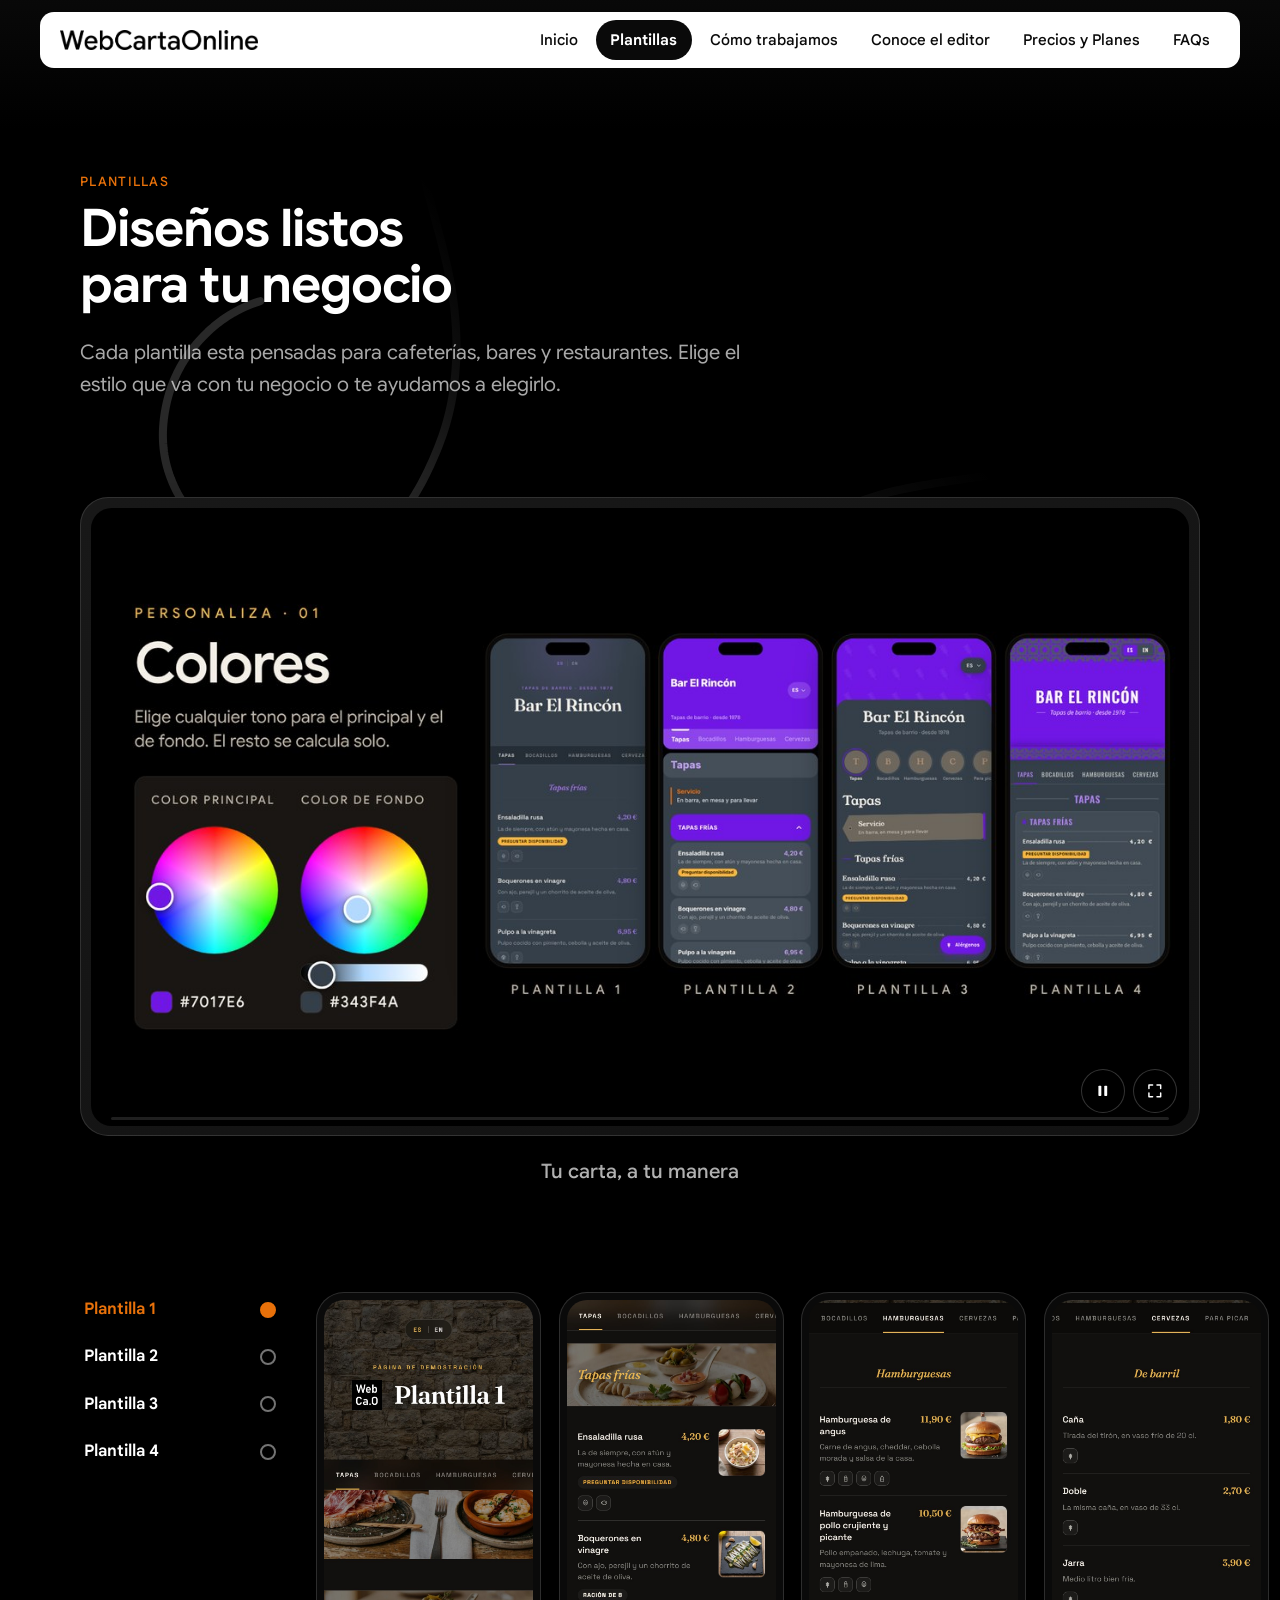
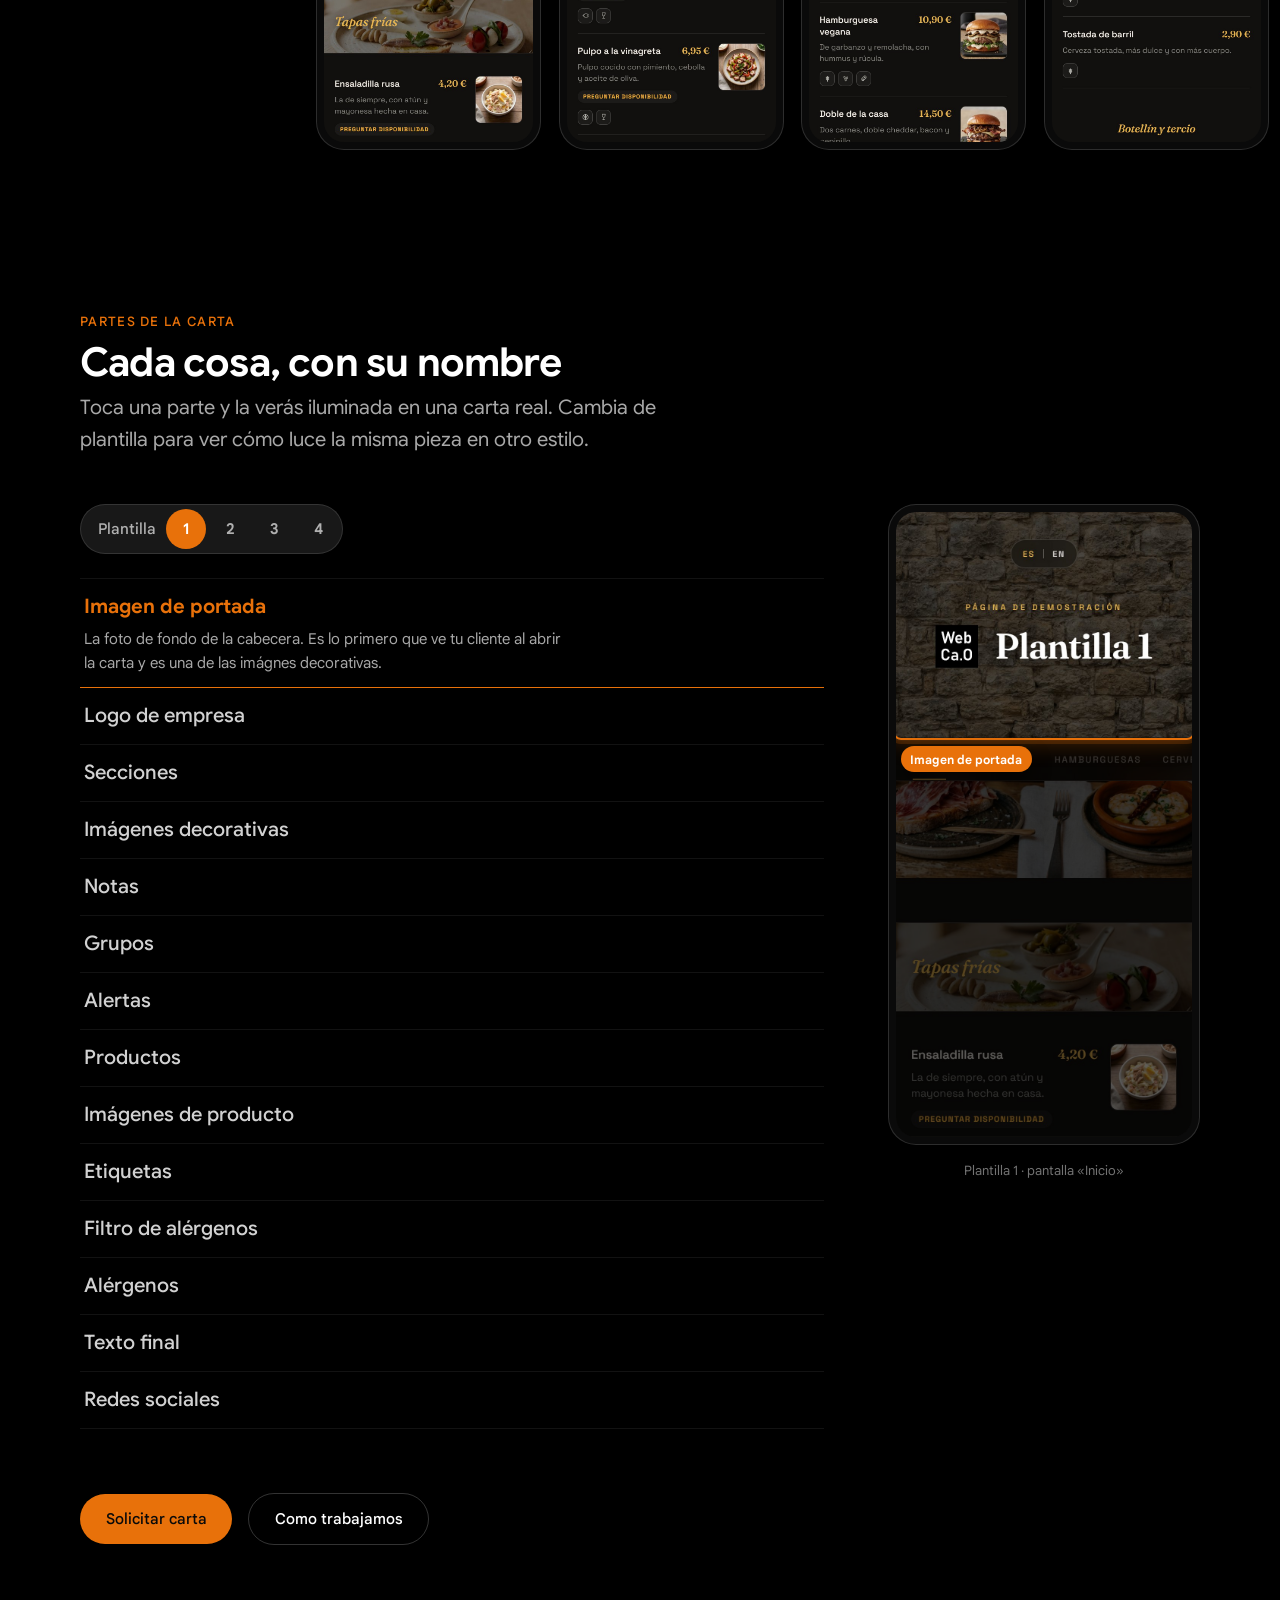
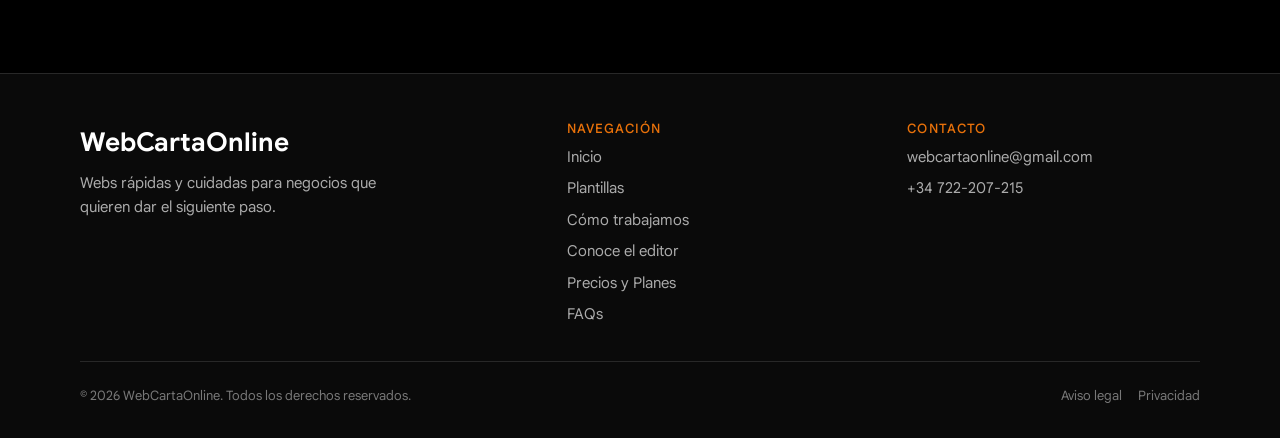
<file: plantillas.html>
<!DOCTYPE html>
<html lang="es">

<head>
    <meta charset="UTF-8">
    <script src="js/redireccion.js?v=2026-11-02"></script>
    <meta name="viewport" content="width=device-width, initial-scale=1.0">

    <title>Plantillas — WebCartaOnline</title>
    <meta name="description" content="Diseños listos para cafeterías, bares, confiterías, restaurantes... Elige el estilo que va con tu negocio y lo adaptamos a tu marca.">
    <meta name="theme-color" content="#0a0a0a">

    <!-- Favicon: .ico para compatibilidad amplia, .png para pantallas de alta densidad -->
    <link rel="icon" href="Recursos/img/Logo/favicon.ico?v=2026-11-02" sizes="32x32">
    <link rel="icon" href="Recursos/img/Logo/favicon.png?v=2026-11-02" type="image/png">
    <link rel="apple-touch-icon" href="Recursos/img/Logo/favicon.png?v=2026-11-02">


    <!-- La versión (?v=) fuerza a los navegadores a pedir la hoja de estilos
         de nuevo en vez de servir una copia antigua de su caché. Súbela cada
         vez que se añada o se renombre un archivo dentro de css/. -->
    <link rel="stylesheet" href="index.css?v=5">

    <!-- Guardián de la animación de entrada: marca el documento antes de pintar
         para que no haya parpadeo. Si el navegador no soporta IntersectionObserver
         o se pide reducir el movimiento, no se marca y todo se ve desde el inicio. -->
    <script>
        if ("IntersectionObserver" in window &&
            !window.matchMedia("(prefers-reduced-motion: reduce)").matches) {
            document.documentElement.classList.add("js-reveal");
        }
    </script>

    <!-- Componentes compartidos (cabecera y pie). Van SIN defer para que las
         etiquetas <wco-header> y <wco-footer> se pinten junto con la página. -->
    <script src="js/components/site-data.js?v=2026-11-02"></script>
    <script src="js/components/atoms.js?v=2026-11-02"></script>
    <script src="js/components/molecules.js?v=2026-11-02"></script>
    <script src="js/components/organisms.js?v=2026-11-02"></script>

    <script src="js/navbar.js?v=2026-11-02" defer></script>
    <script src="js/reveal.js?v=2026-11-02" defer></script>
    <script src="js/background-lines.js?v=2026-11-02" defer></script>
    <script src="js/card-glow.js?v=2026-11-02" defer></script>
    <script src="js/gallery.js?v=2026-11-02" defer></script>
    <script src="js/anatomy.js?v=2026-11-05" defer></script>
    <script src="js/editor-video.js?v=2026-11-02" defer></script>
</head>

<body>

    <!-- Cabecera: skip-link + navbar + ventana de navegación móvil (js/components/organisms.js) -->
    <wco-header current="plantillas.html"></wco-header>

    <main id="contenido">

        <section class="section section--below-nav" aria-labelledby="plantillas-titulo">
            <div class="container">

                <div class="page-header" data-reveal>
                    <p class="page-header__eyebrow">Plantillas</p>
                    <h1 class="page-header__title" id="plantillas-titulo">Diseños listos para tu negocio</h1>
                    <p class="page-header__lead">
                        Cada plantilla esta pensadas para cafeterías, bares y
                        restaurantes. Elige el estilo que va con tu negocio o te ayudamos a elegirlo.
                    </p>
                </div>

                <!-- Vídeo «Personaliza tu carta» (animación de Claude Design renderizada a MP4).
                     Mismo componente que en conoce-el-editor.html: js/editor-video.js. -->
                <figure class="editor-video editor-video--before-content" id="personaliza" data-reveal data-editor-video>
                    <div class="editor-video__frame">
                        <video class="editor-video__media" muted loop playsinline preload="metadata"
                            width="1920" height="1080" poster="Recursos/img/Plantillas/video/poster.jpg"
                            aria-describedby="video-descripcion" data-video>
                            <source src="Recursos/img/Plantillas/video/personaliza-tu-carta-720.mp4" type="video/mp4"
                                media="(max-width: 48rem)">
                            <source src="Recursos/img/Plantillas/video/personaliza-tu-carta-1080.mp4" type="video/mp4">
                        </video>

                        <div class="editor-video__controls">
                            <button class="editor-video__button" type="button" aria-label="Reproducir vídeo"
                                data-video-toggle>
                                <svg class="editor-video__icon-play" viewBox="0 0 24 24" fill="currentColor"
                                    aria-hidden="true">
                                    <path d="M8 5.5v13a1 1 0 0 0 1.5.86l10.5-6.5a1 1 0 0 0 0-1.72L9.5 4.64A1 1 0 0 0 8 5.5Z" />
                                </svg>
                                <svg class="editor-video__icon-pause" viewBox="0 0 24 24" fill="currentColor"
                                    aria-hidden="true">
                                    <rect x="6" y="5" width="4" height="14" rx="1" />
                                    <rect x="14" y="5" width="4" height="14" rx="1" />
                                </svg>
                            </button>
                            <button class="editor-video__button" type="button" aria-label="Ver a pantalla completa"
                                data-video-fullscreen hidden>
                                <svg viewBox="0 0 24 24" fill="none" stroke="currentColor" stroke-width="2"
                                    stroke-linecap="round" stroke-linejoin="round" aria-hidden="true">
                                    <path d="M4 9V4h5M20 9V4h-5M4 15v5h5M20 15v5h-5" />
                                </svg>
                            </button>
                        </div>

                        <span class="editor-video__progress" aria-hidden="true"><span data-video-progress></span></span>
                    </div>

                    <figcaption class="editor-video__caption">
                        <span class="editor-video__step" aria-hidden="true" data-video-step></span>
                        <span data-video-caption>Personaliza tu carta</span>
                    </figcaption>

                    <!-- Subtítulos: [desde, hasta, texto, paso, color] (segundos de las escenas) -->
                    <script type="application/json" data-video-captions>
                        [
                            [0, 2.8, "Tu carta, a tu manera"],
                            [2.8, 6.8, "Colores", "1", "blue"],
                            [6.8, 10.2, "Tipografía", "2", "green"],
                            [10.2, 13.6, "Portada", "3", "orange"],
                            [13.6, 17.2, "Imágenes", "4", "blue"],
                            [17.2, 20.9, "Alérgenos", "5", "green"],
                            [20.9, 26.5, "Personaliza tu plantilla como quieras"]
                        ]
                    </script>

                    <p class="visually-hidden" id="video-descripcion">
                        Vídeo sin sonido: las cuatro plantillas de carta se personalizan paso a paso. Cambian el color
                        principal y el de fondo, la fuente del título y la foto de portada; aparecen las fotos de
                        platos, grupos y secciones; y el filtro de alérgenos avisa en cada plato de lo que el
                        comensal quiere evitar. Al final, varias cartas cambian de diseño a toda velocidad.
                    </p>
                </figure>

                <div class="gallery" data-reveal>
                    <!-- MUTEADO: selector «Plantillas / Otras cartas». Las cartas de clientes
                         no siguen aún las plantillas actuales; reactivar quitando este comentario.
                    <div class="gallery__tabs">
                        <div class="gallery__tablist" role="tablist" aria-label="Tipo de diseño"
                            data-gallery-tabs>
                            <button class="gallery__tab" type="button" role="tab" id="tab-plantillas"
                                aria-controls="panel-plantillas" aria-selected="true">Plantillas</button>
                            <button class="gallery__tab" type="button" role="tab" id="tab-cartas"
                                aria-controls="panel-cartas" aria-selected="false">Otras cartas</button>
                        </div>
                    </div>
                    -->

                    <!-- ----- Plantillas ---------------------------------- -->
                    <div class="gallery__panel" id="panel-plantillas" role="tabpanel" aria-labelledby="tab-plantillas">
                        <div class="gallery__list" role="tablist" aria-orientation="vertical"
                            aria-label="Plantillas por estilo" data-gallery-tabs>
                            <button class="gallery__item" type="button" role="tab" id="tab-p1"
                                aria-controls="rail-p1" aria-selected="true">
                                <span>Plantilla 1</span>
                                <span class="gallery__dot"></span>
                            </button>
                            <button class="gallery__item" type="button" role="tab" id="tab-p2"
                                aria-controls="rail-p2" aria-selected="false">
                                <span>Plantilla 2</span>
                                <span class="gallery__dot"></span>
                            </button>
                            <button class="gallery__item" type="button" role="tab" id="tab-p3"
                                aria-controls="rail-p3" aria-selected="false">
                                <span>Plantilla 3</span>
                                <span class="gallery__dot"></span>
                            </button>
                            <button class="gallery__item" type="button" role="tab" id="tab-p4"
                                aria-controls="rail-p4" aria-selected="false">
                                <span>Plantilla 4</span>
                                <span class="gallery__dot"></span>
                            </button>
                        </div>

                        <div class="gallery__stage">
                            <div class="gallery__screens scroller" id="rail-p1" role="tabpanel"
                                aria-labelledby="tab-p1">
                                <div class="gallery__track">
                                    <div class="gallery__phone">
                                        <div class="gallery__screen">
                                            <img src="Recursos/img/Plantilla1/Inicio.jpg"
                                                alt="Pantalla de inicio de la plantilla 1" loading="lazy">
                                        </div>
                                    </div>
                                    <div class="gallery__phone">
                                        <div class="gallery__screen">
                                            <img src="Recursos/img/Plantilla1/Tapas.jpg"
                                                alt="Sección de tapas de la plantilla 1" loading="lazy">
                                        </div>
                                    </div>
                                    <div class="gallery__phone">
                                        <div class="gallery__screen">
                                            <img src="Recursos/img/Plantilla1/Hamburguesas.jpg"
                                                alt="Carta de hamburguesas de la plantilla 1" loading="lazy">
                                        </div>
                                    </div>
                                    <div class="gallery__phone">
                                        <div class="gallery__screen">
                                            <img src="Recursos/img/Plantilla1/Cervezas.jpg"
                                                alt="Carta de cervezas de la plantilla 1" loading="lazy">
                                        </div>
                                    </div>
                                    <div class="gallery__phone">
                                        <div class="gallery__screen">
                                            <img src="Recursos/img/Plantilla1/Alergenos.jpg"
                                                alt="Filtro de alérgenos de la plantilla 1" loading="lazy">
                                        </div>
                                    </div>
                                </div>
                            </div>

                            <div class="gallery__screens scroller" id="rail-p2" role="tabpanel"
                                aria-labelledby="tab-p2">
                                <div class="gallery__track">
                                    <div class="gallery__phone">
                                        <div class="gallery__screen">
                                            <img src="Recursos/img/Plantilla2/Inicio.jpg"
                                                alt="Pantalla de inicio de la plantilla 2" loading="lazy">
                                        </div>
                                    </div>
                                    <div class="gallery__phone">
                                        <div class="gallery__screen">
                                            <img src="Recursos/img/Plantilla2/Tapas.jpg"
                                                alt="Sección de tapas de la plantilla 2" loading="lazy">
                                        </div>
                                    </div>
                                    <div class="gallery__phone">
                                        <div class="gallery__screen">
                                            <img src="Recursos/img/Plantilla2/Hamburguesas.jpg"
                                                alt="Carta de hamburguesas de la plantilla 2" loading="lazy">
                                        </div>
                                    </div>
                                    <div class="gallery__phone">
                                        <div class="gallery__screen">
                                            <img src="Recursos/img/Plantilla2/Cervezas.jpg"
                                                alt="Carta de cervezas de la plantilla 2" loading="lazy">
                                        </div>
                                    </div>
                                    <div class="gallery__phone">
                                        <div class="gallery__screen">
                                            <img src="Recursos/img/Plantilla2/Alergenos.jpg"
                                                alt="Filtro de alérgenos de la plantilla 2" loading="lazy">
                                        </div>
                                    </div>
                                </div>
                            </div>

                            <div class="gallery__screens scroller" id="rail-p3" role="tabpanel"
                                aria-labelledby="tab-p3">
                                <div class="gallery__track">
                                    <div class="gallery__phone">
                                        <div class="gallery__screen">
                                            <img src="Recursos/img/Plantilla3/Inicio.jpg"
                                                alt="Pantalla de inicio de la plantilla 3" loading="lazy">
                                        </div>
                                    </div>
                                    <div class="gallery__phone">
                                        <div class="gallery__screen">
                                            <img src="Recursos/img/Plantilla3/Panes.jpg"
                                                alt="Sección de panes de la plantilla 3" loading="lazy">
                                        </div>
                                    </div>
                                    <div class="gallery__phone">
                                        <div class="gallery__screen">
                                            <img src="Recursos/img/Plantilla3/Pasteleria.jpg"
                                                alt="Sección de pastelería de la plantilla 3" loading="lazy">
                                        </div>
                                    </div>
                                    <div class="gallery__phone">
                                        <div class="gallery__screen">
                                            <img src="Recursos/img/Plantilla3/Alergenos.jpg"
                                                alt="Filtro de alérgenos de la plantilla 3" loading="lazy">
                                        </div>
                                    </div>
                                    <div class="gallery__phone">
                                        <div class="gallery__screen">
                                            <img src="Recursos/img/Plantilla3/Pie.jpg"
                                                alt="Pie con horario y redes de la plantilla 3" loading="lazy">
                                        </div>
                                    </div>
                                </div>
                            </div>

                            <div class="gallery__screens scroller" id="rail-p4" role="tabpanel"
                                aria-labelledby="tab-p4">
                                <div class="gallery__track">
                                    <div class="gallery__phone">
                                        <div class="gallery__screen">
                                            <img src="Recursos/img/Plantilla4/Inicio.jpg"
                                                alt="Pantalla de inicio de la plantilla 4" loading="lazy">
                                        </div>
                                    </div>
                                    <div class="gallery__phone">
                                        <div class="gallery__screen">
                                            <img src="Recursos/img/Plantilla4/Desayunos.jpg"
                                                alt="Sección de desayunos de la plantilla 4" loading="lazy">
                                        </div>
                                    </div>
                                    <div class="gallery__phone">
                                        <div class="gallery__screen">
                                            <img src="Recursos/img/Plantilla4/Tapas.jpg"
                                                alt="Sección de tapas y raciones de la plantilla 4" loading="lazy">
                                        </div>
                                    </div>
                                    <div class="gallery__phone">
                                        <div class="gallery__screen">
                                            <img src="Recursos/img/Plantilla4/Alergenos.jpg"
                                                alt="Filtro de alérgenos de la plantilla 4" loading="lazy">
                                        </div>
                                    </div>
                                    <div class="gallery__phone">
                                        <div class="gallery__screen">
                                            <img src="Recursos/img/Plantilla4/Pie.jpg"
                                                alt="Pie con horario y redes de la plantilla 4" loading="lazy">
                                        </div>
                                    </div>
                                </div>
                            </div>
                        </div>
                    </div>

                    <!-- ----- Otras cartas (MUTEADO: reactivar junto al selector de arriba) -----
                    <div class="gallery__panel" id="panel-cartas" role="tabpanel" aria-labelledby="tab-cartas">
                        <div class="gallery__list" role="tablist" aria-orientation="vertical"
                            aria-label="Cartas ya publicadas" data-gallery-tabs>
                            <button class="gallery__item" type="button" role="tab" id="tab-c1"
                                aria-controls="rail-c1" aria-selected="true">
                                <span>Fusión Café</span>
                                <span class="gallery__dot"></span>
                            </button>
                            <button class="gallery__item" type="button" role="tab" id="tab-c2"
                                aria-controls="rail-c2" aria-selected="false">
                                <span>El Parke Lounge Bar</span>
                                <span class="gallery__dot"></span>
                            </button>
                        </div>

                        <div class="gallery__stage">
                            <div class="gallery__screens scroller" id="rail-c1" role="tabpanel"
                                aria-labelledby="tab-c1">
                                <div class="gallery__track">
                                    <div class="gallery__phone">
                                        <div class="gallery__screen">
                                            <img src="Recursos/img/FusionCafe/Inicio.JPG"
                                                alt="Pantalla de inicio de Fusión Café" loading="lazy">
                                        </div>
                                    </div>
                                    <div class="gallery__phone">
                                        <div class="gallery__screen">
                                            <img src="Recursos/img/FusionCafe/Dulces.JPG"
                                                alt="Sección de dulces de Fusión Café" loading="lazy">
                                        </div>
                                    </div>
                                </div>
                            </div>

                            <div class="gallery__screens scroller" id="rail-c2" role="tabpanel"
                                aria-labelledby="tab-c2">
                                <div class="gallery__track">
                                    <div class="gallery__phone">
                                        <div class="gallery__screen">
                                            <img src="Recursos/img/ParkeLoungueBar/Inicio.JPG"
                                                alt="Pantalla de inicio de El Parke Lounge Bar" loading="lazy">
                                        </div>
                                    </div>
                                    <div class="gallery__phone">
                                        <div class="gallery__screen">
                                            <img src="Recursos/img/ParkeLoungueBar/Comidas.JPG"
                                                alt="Carta de comidas de El Parke Lounge Bar" loading="lazy">
                                        </div>
                                    </div>
                                    <div class="gallery__phone">
                                        <div class="gallery__screen">
                                            <img src="Recursos/img/ParkeLoungueBar/ComidasEN.JPG"
                                                alt="Carta de comidas en inglés de El Parke Lounge Bar" loading="lazy">
                                        </div>
                                    </div>
                                </div>
                            </div>
                        </div>
                    </div>
                    -->
                </div>
            </div>
        </section>

        <!-- ===== Partes de la carta ===================================== -->
        <section class="section section--tight" id="partes" aria-labelledby="partes-titulo">
            <div class="container">
                <div class="section__header anatomy__header" data-reveal>
                    <p class="anatomy__eyebrow">Partes de la carta</p>
                    <h2 class="section__title" id="partes-titulo">Cada cosa, con su nombre</h2>
                    <p class="section__subtitle">
                        Toca una parte y la verás iluminada en una carta real. Cambia de plantilla para ver cómo
                        luce la misma pieza en otro estilo.
                    </p>
                </div>

                <div class="anatomy" data-anatomy data-reveal>
                    <div class="anatomy__controls">
                        <!-- Rótulo «Plantilla» fijo y botones con solo el número: así
                             caben las cuatro en una fila incluso en móviles pequeños. -->
                        <div class="anatomy__switch" role="group" aria-label="Plantilla de ejemplo">
                            <span class="anatomy__switch-label" aria-hidden="true">Plantilla</span>
                            <button class="anatomy__tpl" type="button" data-tpl="p1" aria-pressed="true" aria-label="Plantilla 1">1</button>
                            <button class="anatomy__tpl" type="button" data-tpl="p2" aria-pressed="false" aria-label="Plantilla 2">2</button>
                            <button class="anatomy__tpl" type="button" data-tpl="p3" aria-pressed="false" aria-label="Plantilla 3">3</button>
                            <button class="anatomy__tpl" type="button" data-tpl="p4" aria-pressed="false" aria-label="Plantilla 4">4</button>
                        </div>

                        <ul class="anatomy__list" aria-label="Partes de la carta">
                        <li>

                            <button class="anatomy__part" type="button" data-part="portada" aria-pressed="true">

                                <span class="anatomy__part-name">Imagen de portada</span>

                                <span class="anatomy__part-body"><span class="anatomy__part-text">La foto de fondo de la cabecera. Es lo primero que ve tu cliente al abrir la carta y es una de las imágnes decorativas.</span></span>

                                <span class="anatomy__part-progress" aria-hidden="true"></span>

                            </button>

                        </li>

                        <li>

                            <button class="anatomy__part" type="button" data-part="logo" aria-pressed="false">

                                <span class="anatomy__part-name">Logo de empresa</span>

                                <span class="anatomy__part-body"><span class="anatomy__part-text">Tu logotipo y/o el nombre del negocio en la portada. se adaptan sin importar el tamaño del logotipo.</span></span>

                                <span class="anatomy__part-progress" aria-hidden="true"></span>

                            </button>

                        </li>

                        <li>

                            <button class="anatomy__part" type="button" data-part="secciones" aria-pressed="false">

                                <span class="anatomy__part-name">Secciones</span>

                                <span class="anatomy__part-body"><span class="anatomy__part-text">Las "páginas" de la carta, se puede usar para separar género o categorías como: postres, cenas, menú del día, nuevos...</span></span>

                                <span class="anatomy__part-progress" aria-hidden="true"></span>

                            </button>

                        </li>

                        <li>

                            <button class="anatomy__part" type="button" data-part="decorativas" aria-pressed="false">

                                <span class="anatomy__part-name">Imágenes decorativas</span>

                                <span class="anatomy__part-body"><span class="anatomy__part-text">Fotos de ambiente en el fondo de la portada y detrás del título de una sección y/o de un grupo. Visten la carta sin mostrar un plato concreto.</span></span>

                                <span class="anatomy__part-progress" aria-hidden="true"></span>

                            </button>

                        </li>

                        <li>

                            <button class="anatomy__part" type="button" data-part="notas" aria-pressed="false">

                                <span class="anatomy__part-name">Notas</span>

                                <span class="anatomy__part-body"><span class="anatomy__part-text">Texto la inicio del contenido de cada sección, antes de su primer grupo. Se puede usar para: horarios o disponibilidad, variaciones, avisos...</span></span>

                                <span class="anatomy__part-progress" aria-hidden="true"></span>

                            </button>

                        </li>

                        <li>

                            <button class="anatomy__part" type="button" data-part="grupos" aria-pressed="false">

                                <span class="anatomy__part-name">Grupos</span>

                                <span class="anatomy__part-body"><span class="anatomy__part-text">Ordenan los productos dentro de cada sección, por ejemplo, si la sección se llama Desayunos, los gruppos podrían ser: Tostadas, Café, Zumos...</span></span>

                                <span class="anatomy__part-progress" aria-hidden="true"></span>

                            </button>

                        </li>

                        <li>

                            <button class="anatomy__part" type="button" data-part="alertas" aria-pressed="false">

                                <span class="anatomy__part-name">Alertas</span>

                                <span class="anatomy__part-body"><span class="anatomy__part-text">Un aviso para todos los productos de un grupo, junto a su título: "Extra de queso + 0,25 €", "Solo disponible sábados y domingos".</span></span>

                                <span class="anatomy__part-progress" aria-hidden="true"></span>

                            </button>

                        </li>

                        <li>

                            <button class="anatomy__part" type="button" data-part="productos" aria-pressed="false">

                                <span class="anatomy__part-name">Productos</span>

                                <span class="anatomy__part-body"><span class="anatomy__part-text">Cada plato o bebida con su nombre, precio y descripción.</span></span>

                                <span class="anatomy__part-progress" aria-hidden="true"></span>

                            </button>

                        </li>

                        <li>

                            <button class="anatomy__part" type="button" data-part="fotos" aria-pressed="false">

                                <span class="anatomy__part-name">Imágenes de producto</span>

                                <span class="anatomy__part-body"><span class="anatomy__part-text">La foto de cada producto, junto a su precio, para que el cliente vea lo que pide.</span></span>

                                <span class="anatomy__part-progress" aria-hidden="true"></span>

                            </button>

                        </li>

                        <li>

                            <button class="anatomy__part" type="button" data-part="etiquetas" aria-pressed="false">

                                <span class="anatomy__part-name">Etiquetas</span>

                                <span class="anatomy__part-body"><span class="anatomy__part-text">Palabras cortas junto al producto: «250 g», «Vegana», «Ración de 8». Puedes poner varias.</span></span>

                                <span class="anatomy__part-progress" aria-hidden="true"></span>

                            </button>

                        </li>

                        <li>

                            <button class="anatomy__part" type="button" data-part="filtro" aria-pressed="false">

                                <span class="anatomy__part-name">Filtro de alérgenos</span>

                                <span class="anatomy__part-body"><span class="anatomy__part-text">Al final o al inicio de cada sección, el comensal marca los alérgenos que quiere evitar y la carta le avisa en cada plato que los contenga.</span></span>

                                <span class="anatomy__part-progress" aria-hidden="true"></span>

                            </button>

                        </li>

                        <li>

                            <button class="anatomy__part" type="button" data-part="alergenos" aria-pressed="false">

                                <span class="anatomy__part-name">Alérgenos</span>

                                <span class="anatomy__part-body"><span class="anatomy__part-text">Los 14 alérgenos, como iconos en cada producto. Se ilumina en rojo cuando coincide con el filtro del comensal</span></span>

                                <span class="anatomy__part-progress" aria-hidden="true"></span>

                            </button>

                        </li>

                        <li>

                            <button class="anatomy__part" type="button" data-part="pie" aria-pressed="false">

                                <span class="anatomy__part-name">Texto final</span>

                                <span class="anatomy__part-body"><span class="anatomy__part-text">Textos al final de la carta con título y descripción. Se puede usar para: horario, dirección, wifi, reservas, un agradecimiento...</span></span>

                                <span class="anatomy__part-progress" aria-hidden="true"></span>

                            </button>

                        </li>

                        <li>

                            <button class="anatomy__part" type="button" data-part="redes" aria-pressed="false">

                                <span class="anatomy__part-name">Redes sociales</span>

                                <span class="anatomy__part-body"><span class="anatomy__part-text">Iconos con enlace a tus redes (Instagram, TikTok, Facebook, YouTube...) al final de la carta, para que el cliente te siga desde la mesa.</span></span>

                                <span class="anatomy__part-progress" aria-hidden="true"></span>

                            </button>

                        </li>
                        </ul>
                    </div>

                    <div class="anatomy__stage">
                        <div class="anatomy__phone">
                            <div class="anatomy__screen">
                                <img class="anatomy__shot is-active" src="Recursos/img/Plantilla1/Inicio.jpg"
                                    alt="Captura de la plantilla con la parte elegida iluminada" width="780" height="1646">
                                <img class="anatomy__shot" alt="" width="780" height="1646">
                                <svg class="anatomy__dim" viewBox="0 0 780 1646" preserveAspectRatio="none" aria-hidden="true">
                                    <defs>
                                        <mask id="anatomy-mask">
                                            <rect width="780" height="1646" fill="white"></rect>
                                        <rect data-anatomy-hole x="0" y="0" width="0" height="0" rx="16" fill="black"></rect>

                                        <rect data-anatomy-hole x="0" y="0" width="0" height="0" rx="16" fill="black"></rect>

                                        <rect data-anatomy-hole x="0" y="0" width="0" height="0" rx="16" fill="black"></rect>

                                        <rect data-anatomy-hole x="0" y="0" width="0" height="0" rx="16" fill="black"></rect>
                                        </mask>
                                    </defs>
                                    <rect width="780" height="1646" fill="black" fill-opacity="0.62" mask="url(#anatomy-mask)"></rect>
                                </svg>
                                <span class="anatomy__mark" style="opacity: 0"></span>

                                <span class="anatomy__mark" style="opacity: 0"></span>

                                <span class="anatomy__mark" style="opacity: 0"></span>

                                <span class="anatomy__mark" style="opacity: 0"></span>
                                <span class="anatomy__label" data-anatomy-label aria-hidden="true"></span>
                            </div>
                        </div>

                        <p class="anatomy__meta" data-anatomy-meta></p>
                        <p class="anatomy__note" data-anatomy-note hidden></p>
                        <p class="anatomy__caption" data-anatomy-caption aria-live="polite"></p>
                    </div>
                </div>

                <div class="button-row" data-reveal>
                    <a class="button button--primary" href="mailto:webcartaonline@gmail.com">Solicitar carta</a>
                    <a class="button button--ghost" href="como-trabajamos.html">Como trabajamos</a>
                </div>

            </div>
        </section>

    </main>

    <!-- Pie (js/components/organisms.js) -->
    <wco-footer></wco-footer>

</body>

</html>
</file>
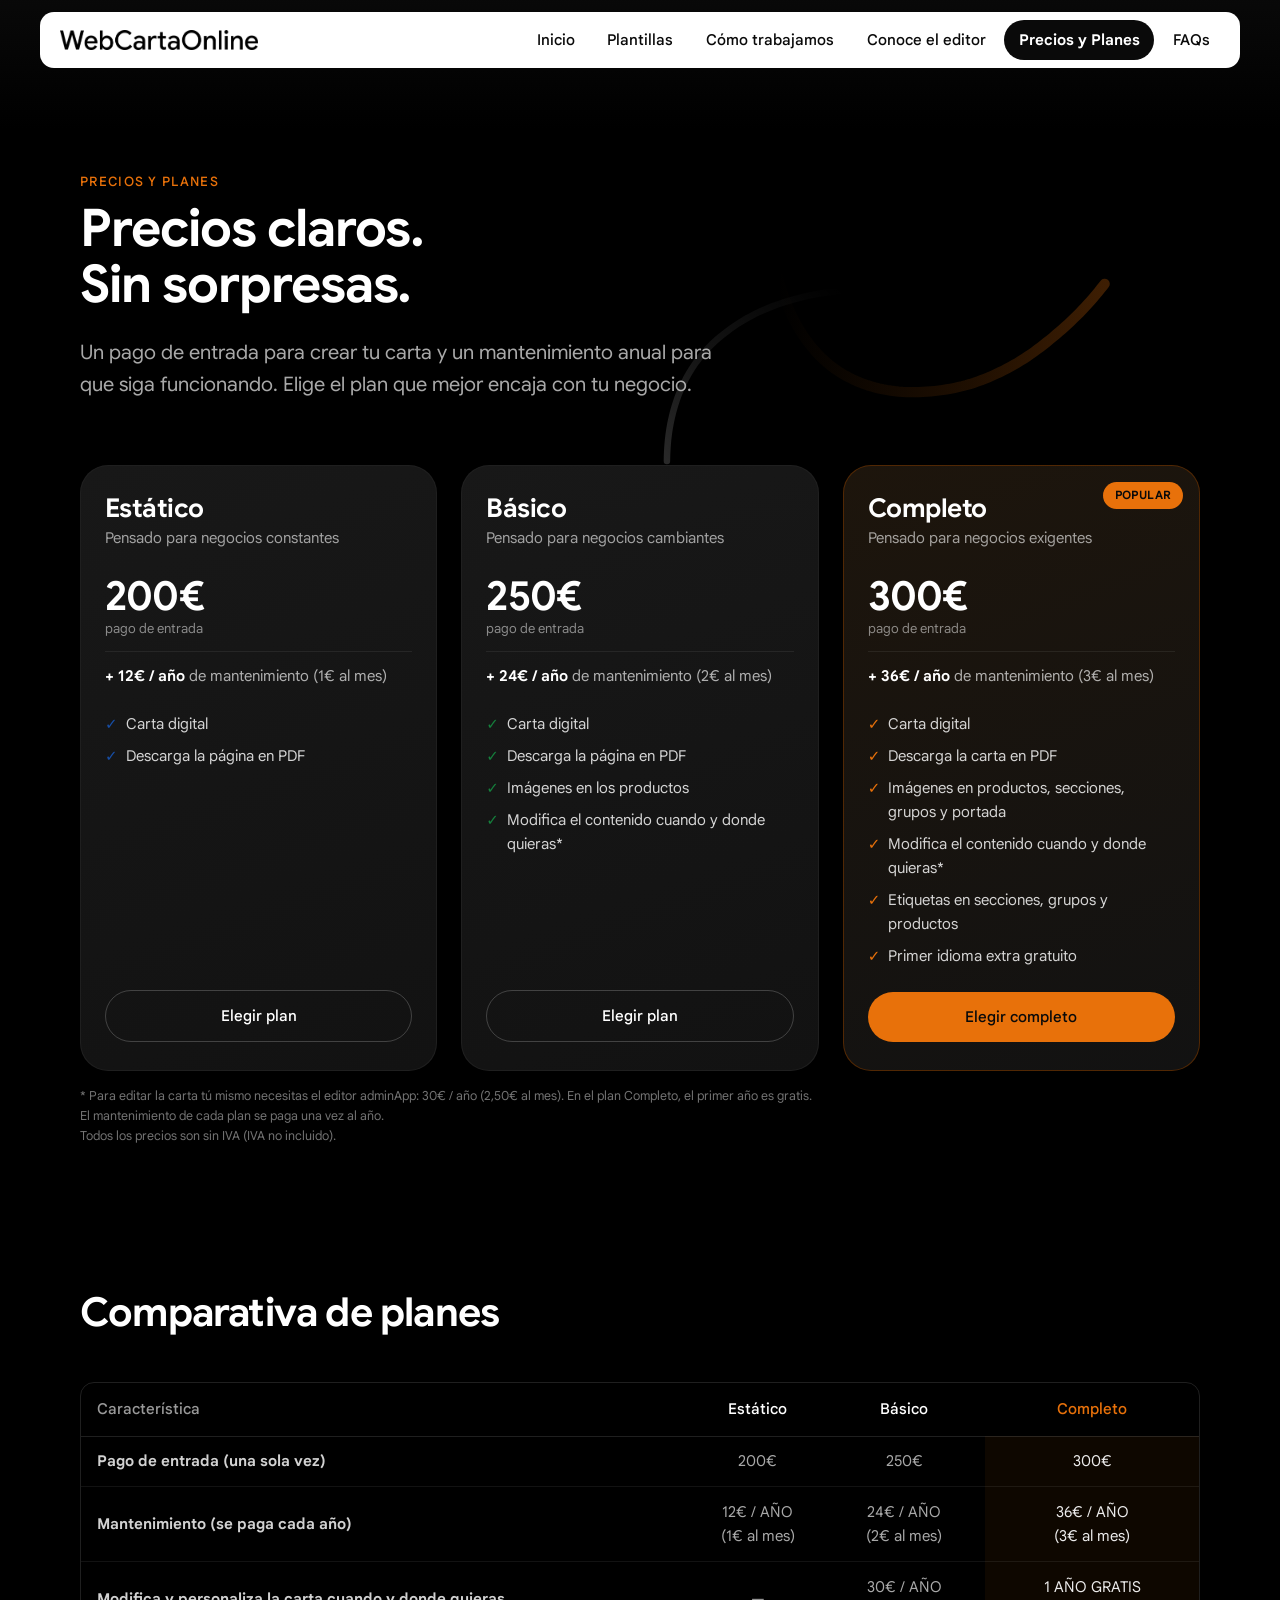
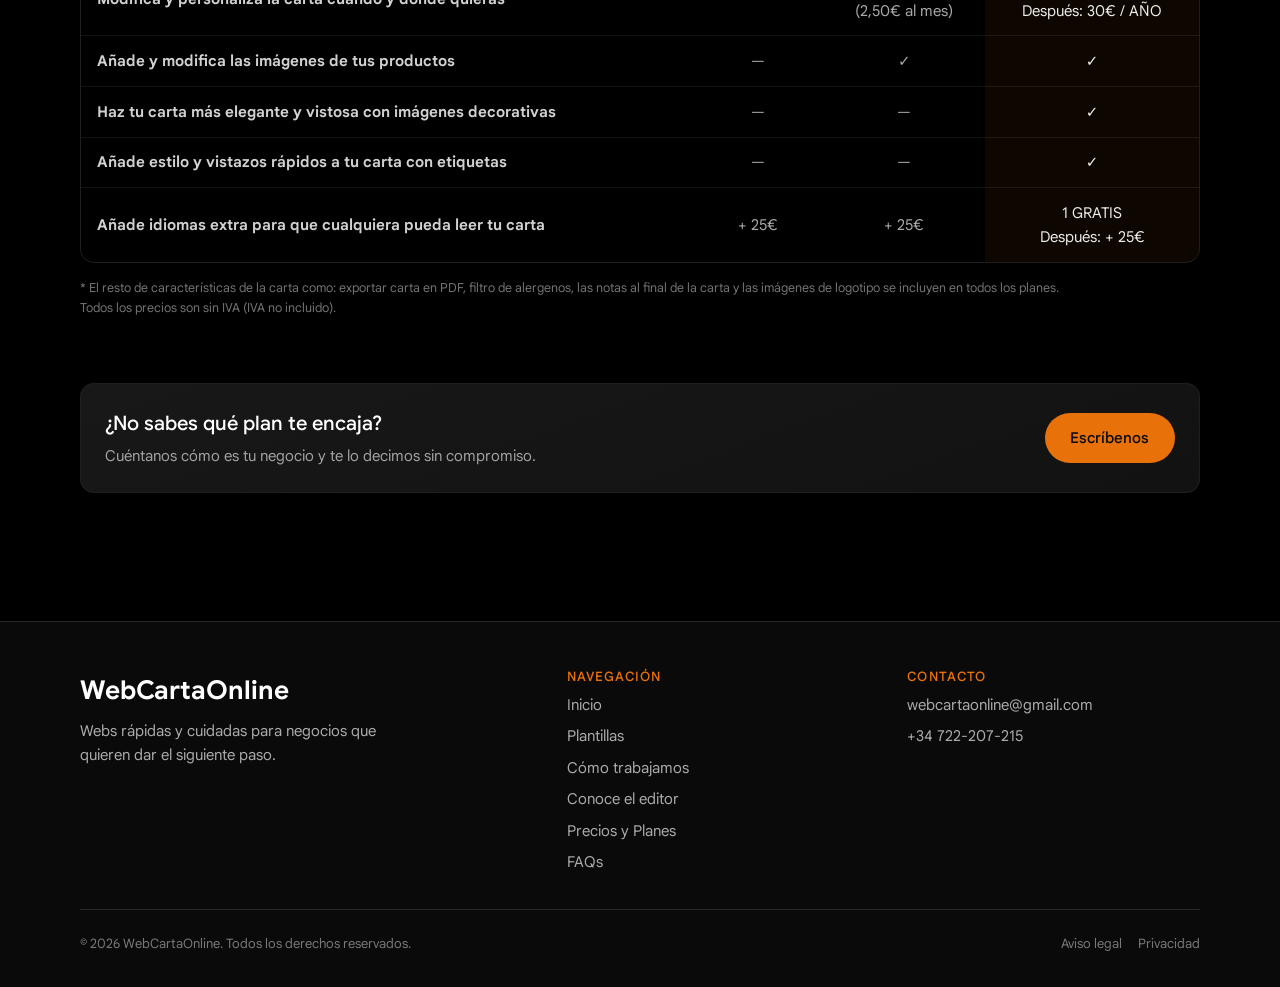
<file: precios.html>
<!DOCTYPE html>
<html lang="es">

<head>
    <meta charset="UTF-8">
    <script src="js/redireccion.js?v=2026-11-02"></script>
    <meta name="viewport" content="width=device-width, initial-scale=1.0">

    <title>Precios y Planes — WebCartaOnline</title>
    <meta name="description" content="Elige el plan que más encaje contigo, los precios no varían mucho, los beneficios sí.">
    <meta name="theme-color" content="#0a0a0a">

    <!-- Favicon: .ico para compatibilidad amplia, .png para pantallas de alta densidad -->
    <link rel="icon" href="Recursos/img/Logo/favicon.ico?v=2026-11-02" sizes="32x32">
    <link rel="icon" href="Recursos/img/Logo/favicon.png?v=2026-11-02" type="image/png">
    <link rel="apple-touch-icon" href="Recursos/img/Logo/favicon.png?v=2026-11-02">

    <!-- Google Sans servida desde el propio dominio (sin peticiones a Google) -->
    <link rel="preload" href="Recursos/fonts/GoogleSans-Variable.woff2" as="font" type="font/woff2" crossorigin>

    <link rel="stylesheet" href="index.css?v=2026-11-02">

    <!-- Guardián de la animación de entrada: marca el documento antes de pintar
         para que no haya parpadeo. Si el navegador no soporta IntersectionObserver
         o se pide reducir el movimiento, no se marca y todo se ve desde el inicio. -->
    <script>
        if ("IntersectionObserver" in window &&
            !window.matchMedia("(prefers-reduced-motion: reduce)").matches) {
            document.documentElement.classList.add("js-reveal");
        }
    </script>

    <!-- Componentes compartidos (cabecera y pie). Van SIN defer para que las
         etiquetas <wco-header> y <wco-footer> se pinten junto con la página. -->
    <script src="js/components/site-data.js?v=2026-11-02"></script>
    <script src="js/components/atoms.js?v=2026-11-02"></script>
    <script src="js/components/molecules.js?v=2026-11-02"></script>
    <script src="js/components/organisms.js?v=2026-11-02"></script>

    <script src="js/navbar.js?v=2026-11-02" defer></script>
    <script src="js/reveal.js?v=2026-11-02" defer></script>
    <script src="js/background-lines.js?v=2026-11-02" defer></script>
    <script src="js/card-glow.js?v=2026-11-02" defer></script>
</head>

<body>

    <!-- Cabecera: skip-link + navbar + ventana de navegación móvil (js/components/organisms.js) -->
    <wco-header current="precios.html"></wco-header>

    <main id="contenido">

        <section class="section section--below-nav" aria-labelledby="precios-titulo">
            <div class="container">

                <div class="page-header" data-reveal>
                    <p class="page-header__eyebrow">Precios y planes</p>
                    <h1 class="page-header__title" id="precios-titulo">Precios claros. Sin sorpresas.</h1>
                    <p class="page-header__lead">
                        Un pago de entrada para crear tu carta y un mantenimiento anual para que siga funcionando.
                        Elige el plan que mejor encaja con tu negocio.
                    </p>
                </div>

                <div class="plans">

                    <!-- ----- Estático ------------------------------------- -->
                    <article class="plan plan--blue" data-reveal>
                        <h2 class="plan__name">Estático</h2>
                        <p class="plan__tagline">Pensado para negocios constantes</p>

                        <p><span class="plan__price">200€</span></p>
                        <p class="plan__period">pago de entrada</p>
                        <p class="plan__maintenance"><strong>+ 12€ / año</strong> de mantenimiento (1€ al mes)</p>

                        <ul class="plan__features">
                            <li class="plan__feature"><span class="plan__check" aria-hidden="true">✓</span>Carta digital</li>
                            <li class="plan__feature"><span class="plan__check" aria-hidden="true">✓</span>Descarga la página en PDF</li>
                        </ul>

                        <a class="button button--ghost plan__cta" href="mailto:webcartaonline@gmail.com?subject=Plan%20Est%C3%A1tico">
                            Elegir plan
                        </a>
                    </article>

                    <!-- ----- Básico -------------------------------------- -->
                    <article class="plan plan--green" data-reveal>


                        <h2 class="plan__name">Básico</h2>
                        <p class="plan__tagline">Pensado para negocios cambiantes</p>

                        <p><span class="plan__price">250€</span></p>
                        <p class="plan__period">pago de entrada</p>
                        <p class="plan__maintenance"><strong>+ 24€ / año</strong> de mantenimiento (2€ al mes)</p>

                        <ul class="plan__features">
                            <li class="plan__feature"><span class="plan__check" aria-hidden="true">✓</span>Carta digital</li>
                            <li class="plan__feature"><span class="plan__check" aria-hidden="true">✓</span>Descarga la página en PDF</li>
                            <li class="plan__feature"><span class="plan__check" aria-hidden="true">✓</span>Imágenes en los productos</li>
                            <li class="plan__feature"><span class="plan__check" aria-hidden="true">✓</span>Modifica el contenido cuando y donde quieras*</li>
                        </ul>

                        <a class="button button--ghost plan__cta" href="mailto:webcartaonline@gmail.com?subject=Plan%20Básico">
                            Elegir plan
                        </a>
                    </article>

                    <!-- ----- Completo (Destacado) ------------------------- -->
                    <article class="plan plan--orange plan--featured" data-reveal>
                        <span class="plan__badge">POPULAR</span>
                        
                        <h2 class="plan__name">Completo</h2>
                        <p class="plan__tagline">Pensado para negocios exigentes</p>

                        <p><span class="plan__price">300€</span></p>
                        <p class="plan__period">pago de entrada</p>
                        <p class="plan__maintenance"><strong>+ 36€ / año</strong> de mantenimiento (3€ al mes)</p>

                        <ul class="plan__features">
                            <li class="plan__feature"><span class="plan__check" aria-hidden="true">✓</span>Carta digital</li>
                            <li class="plan__feature"><span class="plan__check" aria-hidden="true">✓</span>Descarga la carta en PDF</li>
                            <li class="plan__feature"><span class="plan__check" aria-hidden="true">✓</span>Imágenes en productos, secciones, grupos y portada</li>
                            <li class="plan__feature"><span class="plan__check" aria-hidden="true">✓</span>Modifica el contenido cuando y donde quieras*</li>
                            <li class="plan__feature"><span class="plan__check" aria-hidden="true">✓</span>Etiquetas en secciones, grupos y productos</li>
                            <li class="plan__feature"><span class="plan__check" aria-hidden="true">✓</span>Primer idioma extra gratuito</li>
                        </ul>

                        <a class="button button--primary plan__cta" href="mailto:webcartaonline@gmail.com?subject=Plan%20Completo">
                            Elegir completo
                        </a>
                    </article>

                </div>

                <p class="plans__note" data-reveal>
                    * Para editar la carta tú mismo necesitas el editor adminApp: 30€ / año (2,50€ al mes).
                    En el plan Completo, el primer año es gratis.
                    <br>El mantenimiento de cada plan se paga una vez al año.
                    <br>Todos los precios son sin IVA (IVA no incluido).
                </p>

            </div>
        </section>

        <!-- ===== Comparativa ============================================ -->
        <section class="section section--tight" aria-labelledby="comparativa-titulo">
            <div class="container">

                <div class="section__header" data-reveal>
                    <h2 class="section__title" id="comparativa-titulo">Comparativa de planes</h2>
                </div>

                <div class="table-wrap scroller" data-reveal>
                    <table class="table">
                        <thead>
                            <tr>
                                <th class="table__head table__head--label" scope="col">Característica</th>
                                <th class="table__head" scope="col">Estático</th>
                                <th class="table__head" scope="col">Básico</th>
                                <th class="table__head table__head--featured" scope="col">Completo</th>
                            </tr>
                        </thead>
                        <tbody>
                            <tr>
                                <th class="table__cell table__cell--label" scope="row">Pago de entrada (una sola vez)</th>
                                <td class="table__cell">200€</td>
                                <td class="table__cell">250€</td>
                                <td class="table__cell table__cell--featured">300€</td>
                            </tr>
                            <tr>
                                <th class="table__cell table__cell--label" scope="row">Mantenimiento (se paga cada año)</th>
                                <td class="table__cell"><p>12€ / AÑO</p>(1€ al mes)</td>
                                <td class="table__cell"><p>24€ / AÑO</p>(2€ al mes)</td>
                                <td class="table__cell table__cell--featured"><p>36€ / AÑO</p>(3€ al mes)</td>
                            </tr>
                            <tr>
                                <th class="table__cell table__cell--label" scope="row">Modifica y personaliza la carta cuando y donde quieras</th>
                                <td class="table__cell">—</td>
                                <td class="table__cell"><p>30€ / AÑO</p>(2,50€ al mes)</td>
                                <td class="table__cell table__cell--featured"><p>1 AÑO GRATIS</p>Después: 30€ / AÑO</td>
                            </tr>
                            <tr>
                                <th class="table__cell table__cell--label" scope="row">Añade y modifica las imágenes de tus productos</th>
                                <td class="table__cell">—</td>
                                <td class="table__cell">✓</td>
                                <td class="table__cell table__cell--featured">✓</td>
                            </tr>
                            <tr>
                                <th class="table__cell table__cell--label" scope="row">Haz tu carta más elegante y vistosa con imágenes decorativas</th>
                                <td class="table__cell">—</td>
                                <td class="table__cell">—</td>
                                <td class="table__cell table__cell--featured">✓</td>
                            </tr>
                            <tr>
                                <th class="table__cell table__cell--label" scope="row">Añade estilo y vistazos rápidos a tu carta con etiquetas</th>
                                <td class="table__cell">—</td>
                                <td class="table__cell">—</td>
                                <td class="table__cell table__cell--featured">✓</td>
                            </tr>
                            <tr>
                                <th class="table__cell table__cell--label" scope="row">Añade idiomas extra para que cualquiera pueda leer tu carta</th>
                                <td class="table__cell">+ 25€</td>
                                <td class="table__cell">+ 25€</td>
                                <td class="table__cell table__cell--featured"><p>1 GRATIS</p>Después: + 25€</td>
                            </tr>
                        </tbody>
                    </table>
                </div>

                <p class="plans__note" data-reveal>
                    * El resto de características de la carta como: exportar carta en PDF, filtro de alergenos, las notas al final de la carta y las imágenes de logotipo se incluyen en todos los planes.
                <br>Todos los precios son sin IVA (IVA no incluido).
                </p>

                <div class="cta" data-reveal>
                    <div>
                        <p class="cta__title">¿No sabes qué plan te encaja?</p>
                        <p class="cta__text">Cuéntanos cómo es tu negocio y te lo decimos sin compromiso.</p>
                    </div>
                    <a class="button button--primary" href="mailto:webcartaonline@gmail.com">Escríbenos</a>
                </div>

            </div>
        </section>

    </main>

    <!-- Pie (js/components/organisms.js) -->
    <wco-footer></wco-footer>

</body>

</html>
</file>
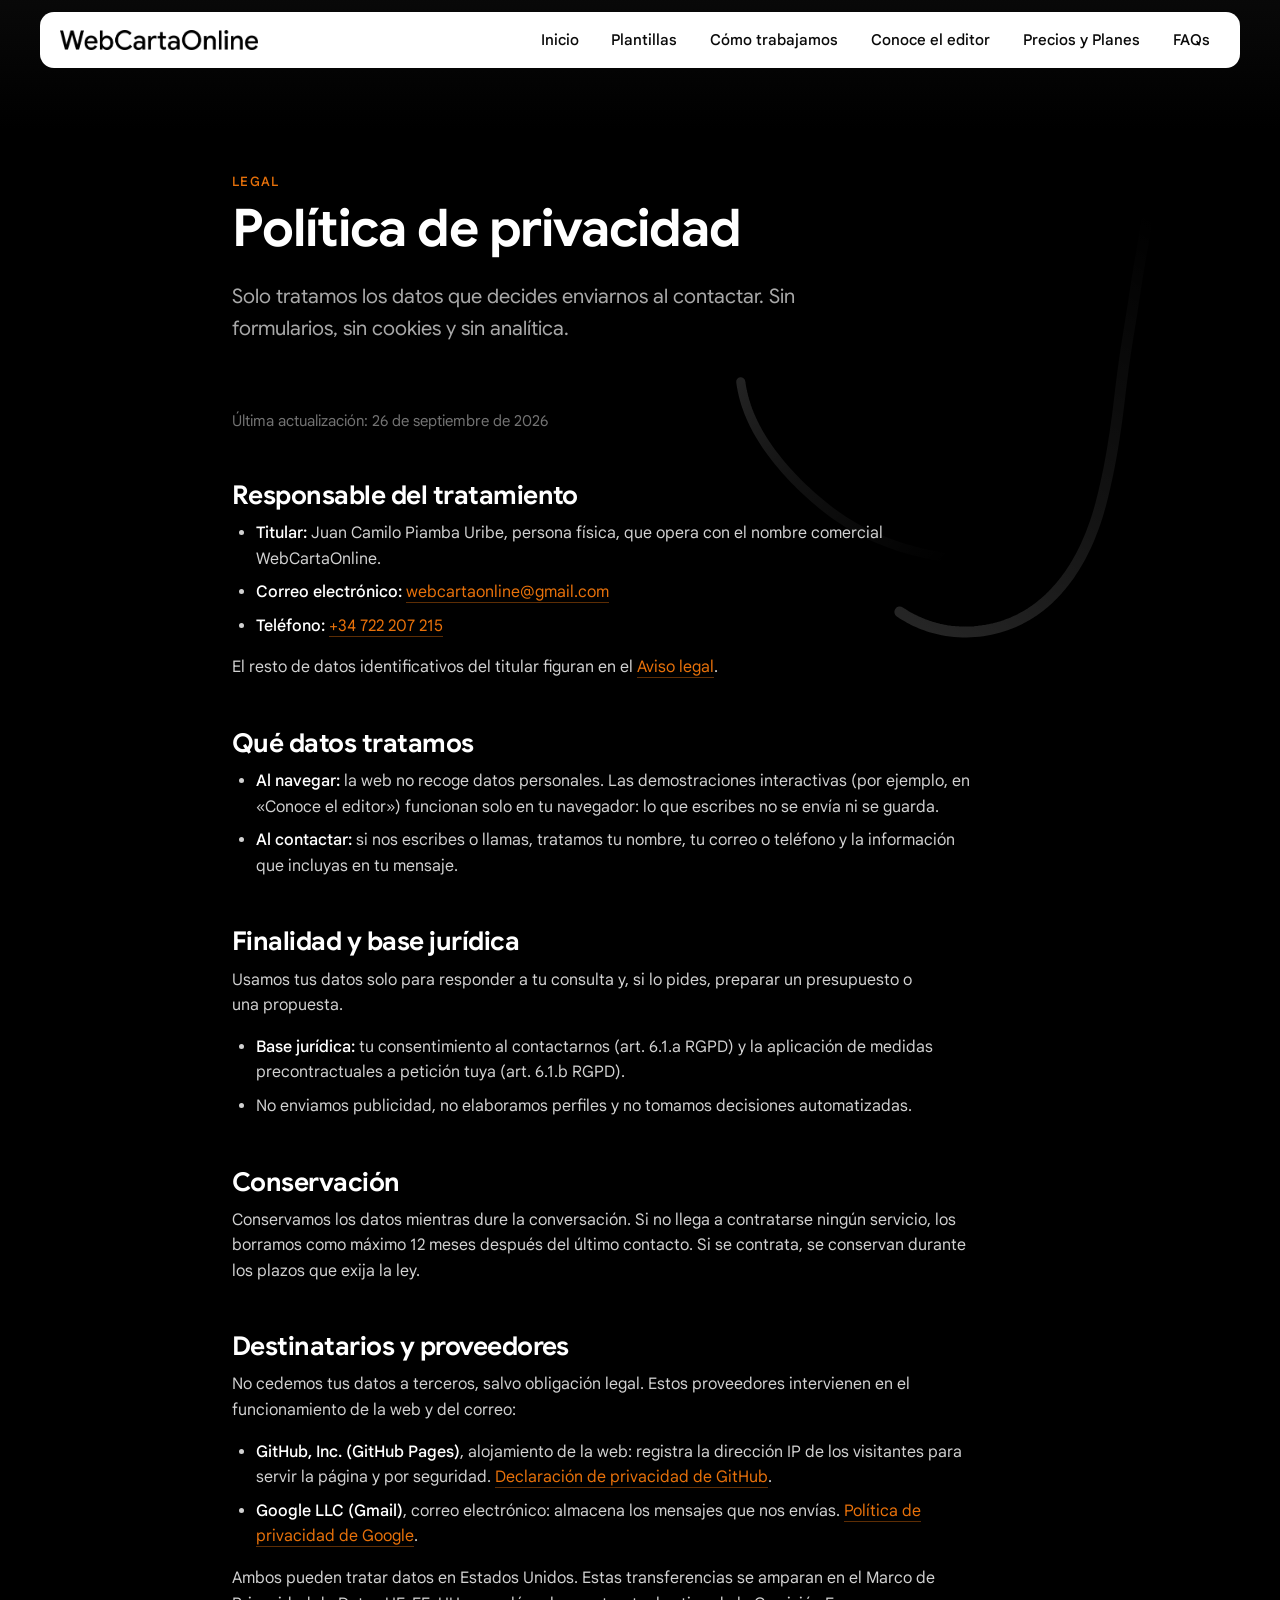
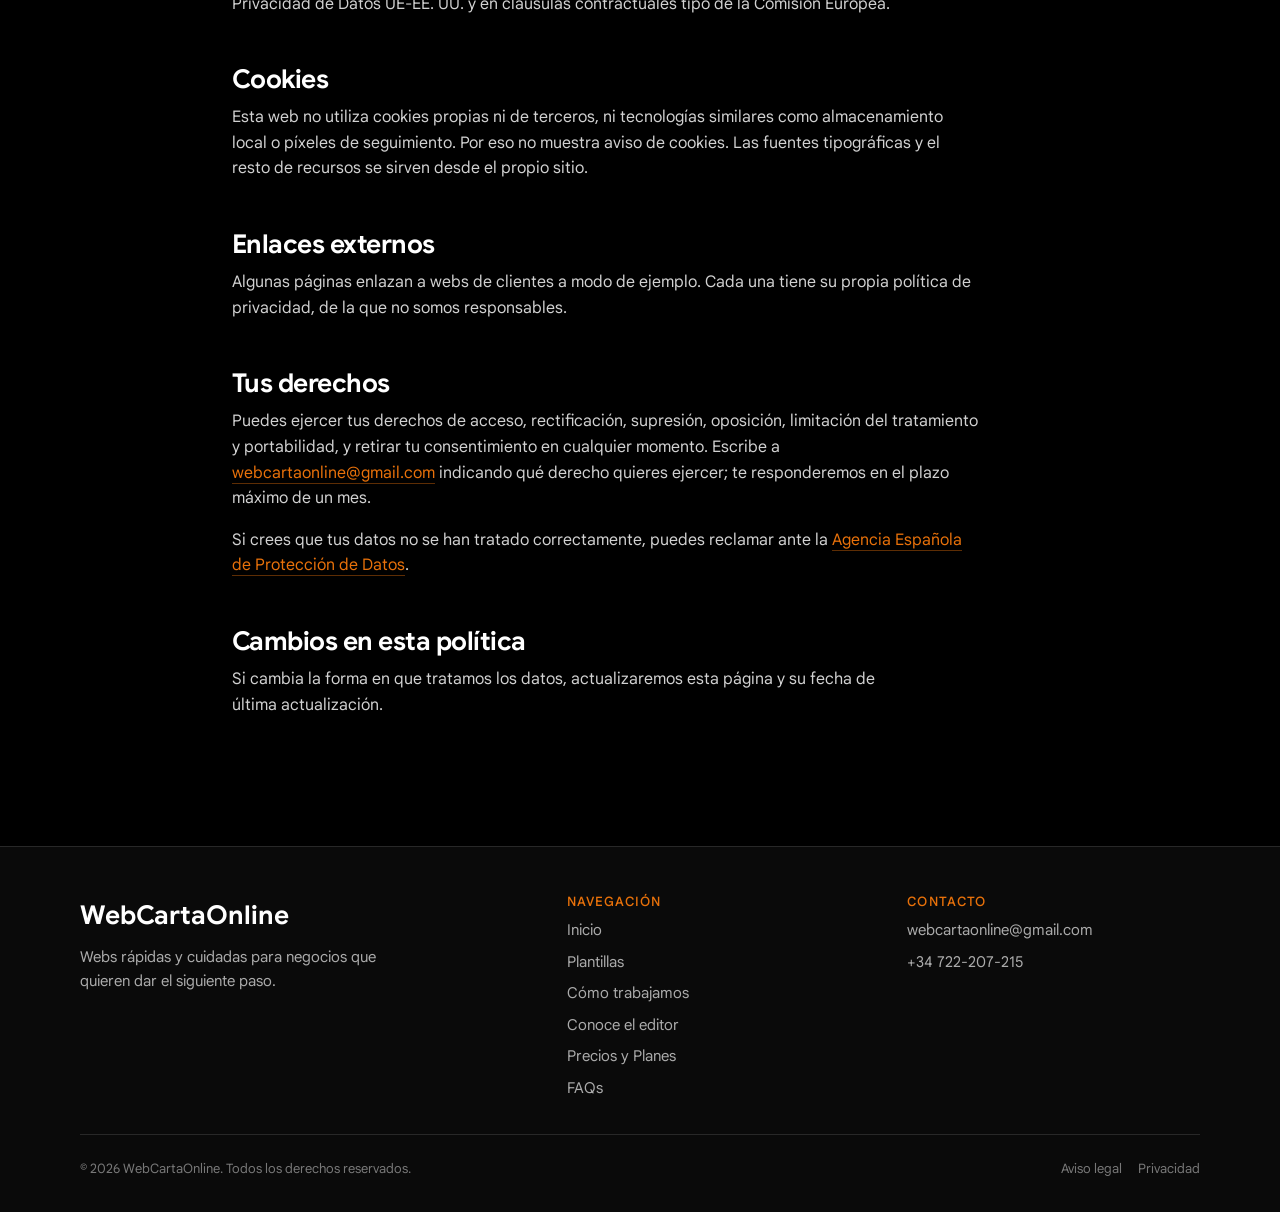
<file: privacidad.html>
<!DOCTYPE html>
<html lang="es">

<head>
    <meta charset="UTF-8">
    <script src="js/redireccion.js?v=2026-11-02"></script>
    <meta name="viewport" content="width=device-width, initial-scale=1.0">

    <title>Política de privacidad — WebCartaOnline</title>
    <meta name="description" content="Cómo trata WebCartaOnline los datos personales: qué datos, para qué, cuánto tiempo y cómo ejercer tus derechos.">
    <meta name="theme-color" content="#0a0a0a">

    <!-- Favicon: .ico para compatibilidad amplia, .png para pantallas de alta densidad -->
    <link rel="icon" href="Recursos/img/Logo/favicon.ico?v=2026-11-02" sizes="32x32">
    <link rel="icon" href="Recursos/img/Logo/favicon.png?v=2026-11-02" type="image/png">
    <link rel="apple-touch-icon" href="Recursos/img/Logo/favicon.png?v=2026-11-02">

    <!-- Google Sans servida desde el propio dominio (sin peticiones a Google) -->
    <link rel="preload" href="Recursos/fonts/GoogleSans-Variable.woff2" as="font" type="font/woff2" crossorigin>

    <link rel="stylesheet" href="index.css?v=2026-11-02">

    <!-- Guardián de la animación de entrada: marca el documento antes de pintar
         para que no haya parpadeo. Si el navegador no soporta IntersectionObserver
         o se pide reducir el movimiento, no se marca y todo se ve desde el inicio. -->
    <script>
        if ("IntersectionObserver" in window &&
            !window.matchMedia("(prefers-reduced-motion: reduce)").matches) {
            document.documentElement.classList.add("js-reveal");
        }
    </script>

    <!-- Componentes compartidos (cabecera y pie). Van SIN defer para que las
         etiquetas <wco-header> y <wco-footer> se pinten junto con la página. -->
    <script src="js/components/site-data.js?v=2026-11-02"></script>
    <script src="js/components/atoms.js?v=2026-11-02"></script>
    <script src="js/components/molecules.js?v=2026-11-02"></script>
    <script src="js/components/organisms.js?v=2026-11-02"></script>

    <script src="js/navbar.js?v=2026-11-02" defer></script>
    <script src="js/reveal.js?v=2026-11-02" defer></script>
    <script src="js/background-lines.js?v=2026-11-02" defer></script>
    <script src="js/card-glow.js?v=2026-11-02" defer></script>
</head>

<body>

    <!-- Cabecera: skip-link + navbar + ventana de navegación móvil (js/components/organisms.js) -->
    <wco-header current="privacidad.html"></wco-header>

    <main id="contenido">

        <section class="section section--below-nav" aria-labelledby="privacidad-titulo">
            <div class="container container--narrow">

                <div class="page-header">
                    <p class="page-header__eyebrow">Legal</p>
                    <h1 class="page-header__title" id="privacidad-titulo">Política de privacidad</h1>
                    <p class="page-header__lead">
                        Solo tratamos los datos que decides enviarnos al contactar. Sin formularios, sin cookies y sin analítica.
                    </p>
                </div>

                <div class="legal">
                    <p class="legal__updated">Última actualización: 26 de septiembre de 2026</p>

                    <h2>Responsable del tratamiento</h2>
                    <ul>
                        <li><strong>Titular:</strong> Juan Camilo Piamba Uribe, persona física, que opera con el nombre comercial WebCartaOnline.</li>
                        <li><strong>Correo electrónico:</strong> <a href="mailto:webcartaonline@gmail.com">webcartaonline@gmail.com</a></li>
                        <li><strong>Teléfono:</strong> <a href="tel:+34722207215">+34 722 207 215</a></li>
                    </ul>
                    <p>El resto de datos identificativos del titular figuran en el <a href="aviso-legal.html">Aviso legal</a>.</p>

                    <h2>Qué datos tratamos</h2>
                    <ul>
                        <li><strong>Al navegar:</strong> la web no recoge datos personales. Las demostraciones interactivas (por ejemplo, en «Conoce el editor») funcionan solo en tu navegador: lo que escribes no se envía ni se guarda.</li>
                        <li><strong>Al contactar:</strong> si nos escribes o llamas, tratamos tu nombre, tu correo o teléfono y la información que incluyas en tu mensaje.</li>
                    </ul>

                    <h2>Finalidad y base jurídica</h2>
                    <p>Usamos tus datos solo para responder a tu consulta y, si lo pides, preparar un presupuesto o una propuesta.</p>
                    <ul>
                        <li><strong>Base jurídica:</strong> tu consentimiento al contactarnos (art. 6.1.a RGPD) y la aplicación de medidas precontractuales a petición tuya (art. 6.1.b RGPD).</li>
                        <li>No enviamos publicidad, no elaboramos perfiles y no tomamos decisiones automatizadas.</li>
                    </ul>

                    <h2>Conservación</h2>
                    <p>Conservamos los datos mientras dure la conversación. Si no llega a contratarse ningún servicio, los borramos como máximo 12 meses después del último contacto. Si se contrata, se conservan durante los plazos que exija la ley.</p>

                    <h2>Destinatarios y proveedores</h2>
                    <p>No cedemos tus datos a terceros, salvo obligación legal. Estos proveedores intervienen en el funcionamiento de la web y del correo:</p>
                    <ul>
                        <li><strong>GitHub, Inc. (GitHub Pages)</strong>, alojamiento de la web: registra la dirección IP de los visitantes para servir la página y por seguridad. <a href="https://docs.github.com/es/site-policy/privacy-policies/github-general-privacy-statement" rel="noopener">Declaración de privacidad de GitHub</a>.</li>
                        <li><strong>Google LLC (Gmail)</strong>, correo electrónico: almacena los mensajes que nos envías. <a href="https://policies.google.com/privacy?hl=es" rel="noopener">Política de privacidad de Google</a>.</li>
                    </ul>
                    <p>Ambos pueden tratar datos en Estados Unidos. Estas transferencias se amparan en el Marco de Privacidad de Datos UE-EE. UU. y en cláusulas contractuales tipo de la Comisión Europea.</p>

                    <h2>Cookies</h2>
                    <p>Esta web no utiliza cookies propias ni de terceros, ni tecnologías similares como almacenamiento local o píxeles de seguimiento. Por eso no muestra aviso de cookies. Las fuentes tipográficas y el resto de recursos se sirven desde el propio sitio.</p>

                    <h2>Enlaces externos</h2>
                    <p>Algunas páginas enlazan a webs de clientes a modo de ejemplo. Cada una tiene su propia política de privacidad, de la que no somos responsables.</p>

                    <h2>Tus derechos</h2>
                    <p>Puedes ejercer tus derechos de acceso, rectificación, supresión, oposición, limitación del tratamiento y portabilidad, y retirar tu consentimiento en cualquier momento. Escribe a <a href="mailto:webcartaonline@gmail.com">webcartaonline@gmail.com</a> indicando qué derecho quieres ejercer; te responderemos en el plazo máximo de un mes.</p>
                    <p>Si crees que tus datos no se han tratado correctamente, puedes reclamar ante la <a href="https://www.aepd.es" rel="noopener">Agencia Española de Protección de Datos</a>.</p>

                    <h2>Cambios en esta política</h2>
                    <p>Si cambia la forma en que tratamos los datos, actualizaremos esta página y su fecha de última actualización.</p>
                </div>

            </div>
        </section>

    </main>

    <!-- Pie (js/components/organisms.js) -->
    <wco-footer></wco-footer>

</body>

</html>
</file>
<file: index.css>
/* ==========================================================================
   WEBCARTAONLINE — Punto de entrada de estilos.
   Orden de cascada: tokens → base → layout → componentes.
   Cada página solo necesita enlazar este archivo.
   ========================================================================== */

@layer tokens, base, layout, components;

@import url("css/tokens.css?v=2026-11-02") layer(tokens);
@import url("css/base.css?v=2026-11-02") layer(base);
@import url("css/layout.css?v=2026-11-02") layer(layout);

@import url("css/components/button.css?v=2026-11-02") layer(components);
@import url("css/components/navbar.css?v=2026-11-02") layer(components);
@import url("css/components/page-menu.css?v=2026-11-02") layer(components);
@import url("css/components/hero.css?v=2026-11-02") layer(components);
@import url("css/components/marquee.css?v=2026-11-02") layer(components);
@import url("css/components/feature.css?v=2026-11-02") layer(components);
@import url("css/components/page-header.css?v=2026-11-02") layer(components);
@import url("css/components/gallery.css?v=2026-11-02") layer(components);
@import url("css/components/anatomy.css?v=2026-11-05") layer(components);
@import url("css/components/step.css?v=2026-11-02") layer(components);
@import url("css/components/plan.css?v=2026-11-02") layer(components);
@import url("css/components/table.css?v=2026-11-02") layer(components);
@import url("css/components/faq.css?v=2026-11-02") layer(components);
@import url("css/components/cta.css?v=2026-11-02") layer(components);
@import url("css/components/tools.css?v=2026-11-02") layer(components);
@import url("css/components/legal.css?v=2026-11-02") layer(components);
@import url("css/components/footer.css?v=2026-11-02") layer(components);
@import url("css/components/glow.css?v=2026-11-02") layer(components);

/* Fondo negro fuera de las capas y con más especificidad: al ser <main>
   transparente (líneas de fondo), garantiza el negro (en <html>) aunque un visor
   externo intente anular el fondo de html/body. */
:root:root {
    background-color: #000000;
}

/* El body NO debe pintar fondo propio: taparía la portada y las líneas,
   que están en capas negativas (z-index < 0). */
:root:root body {
    background-color: transparent;
}
</file>
